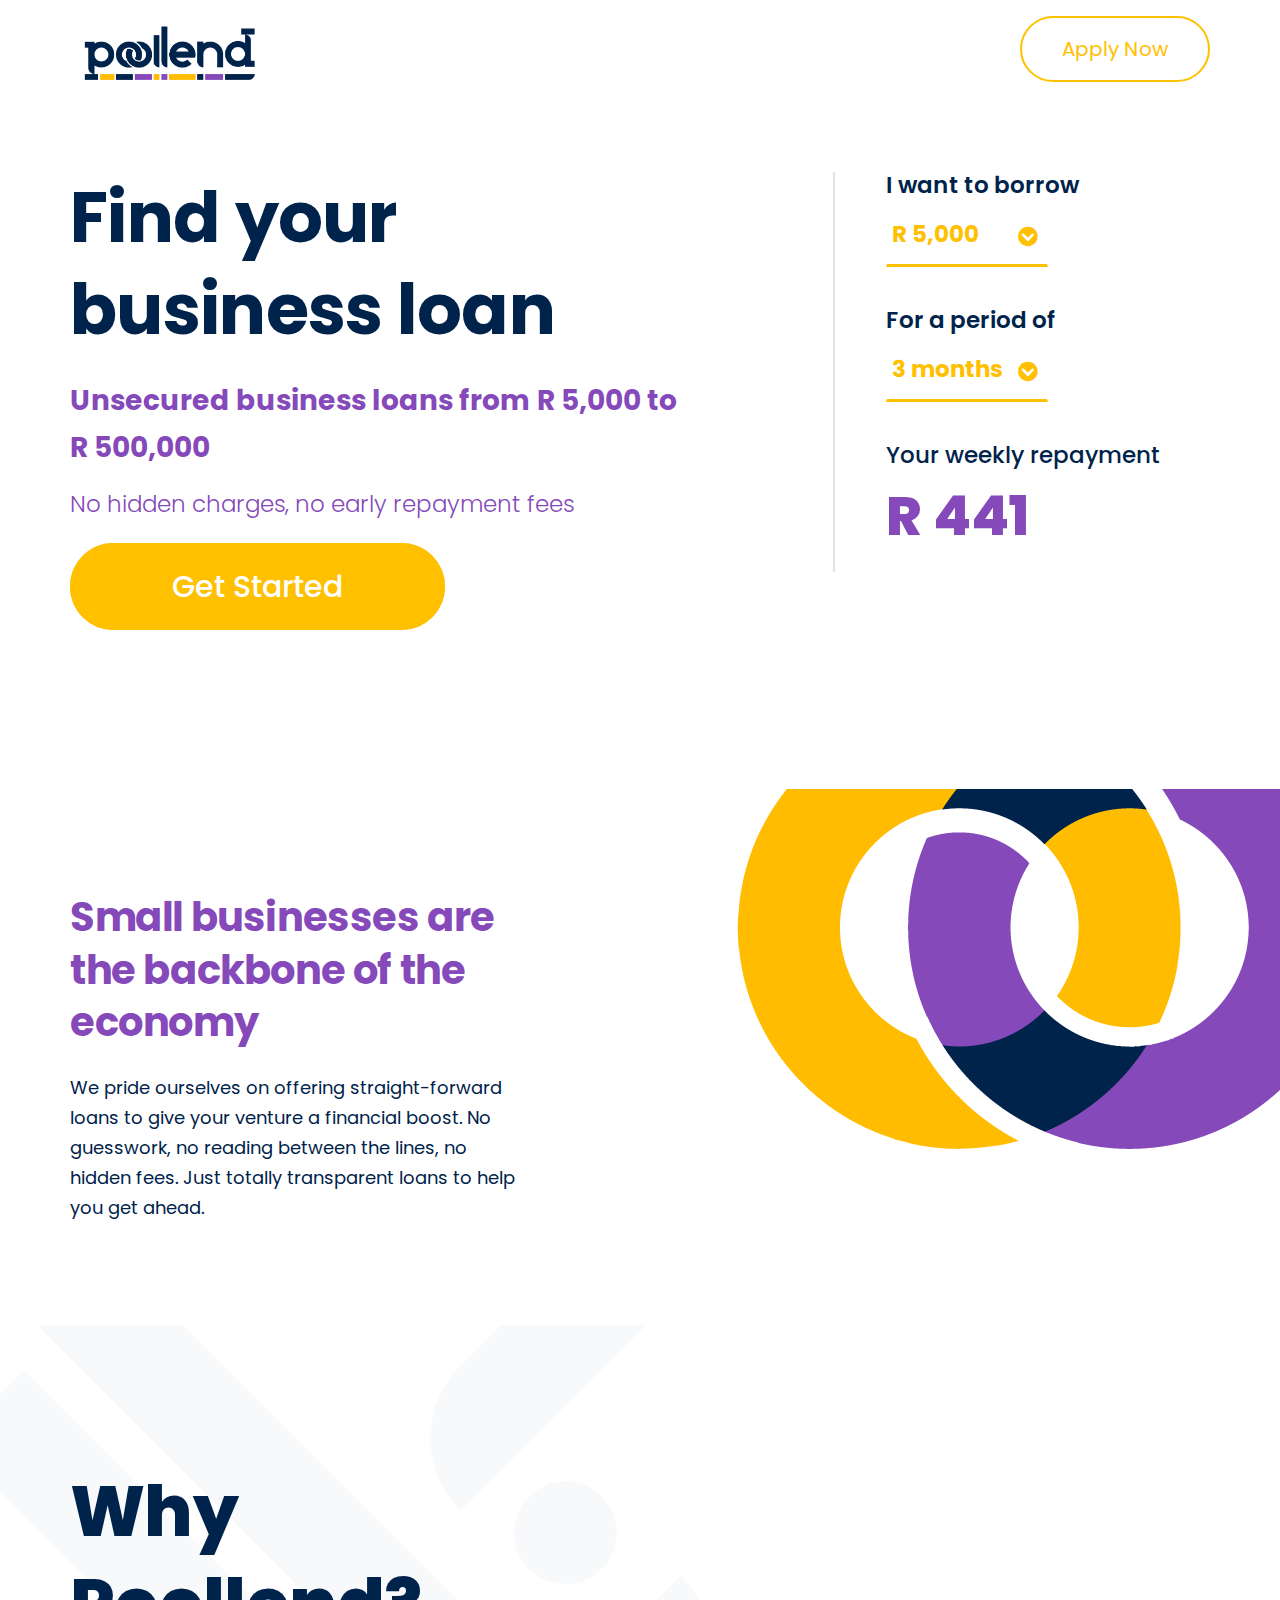
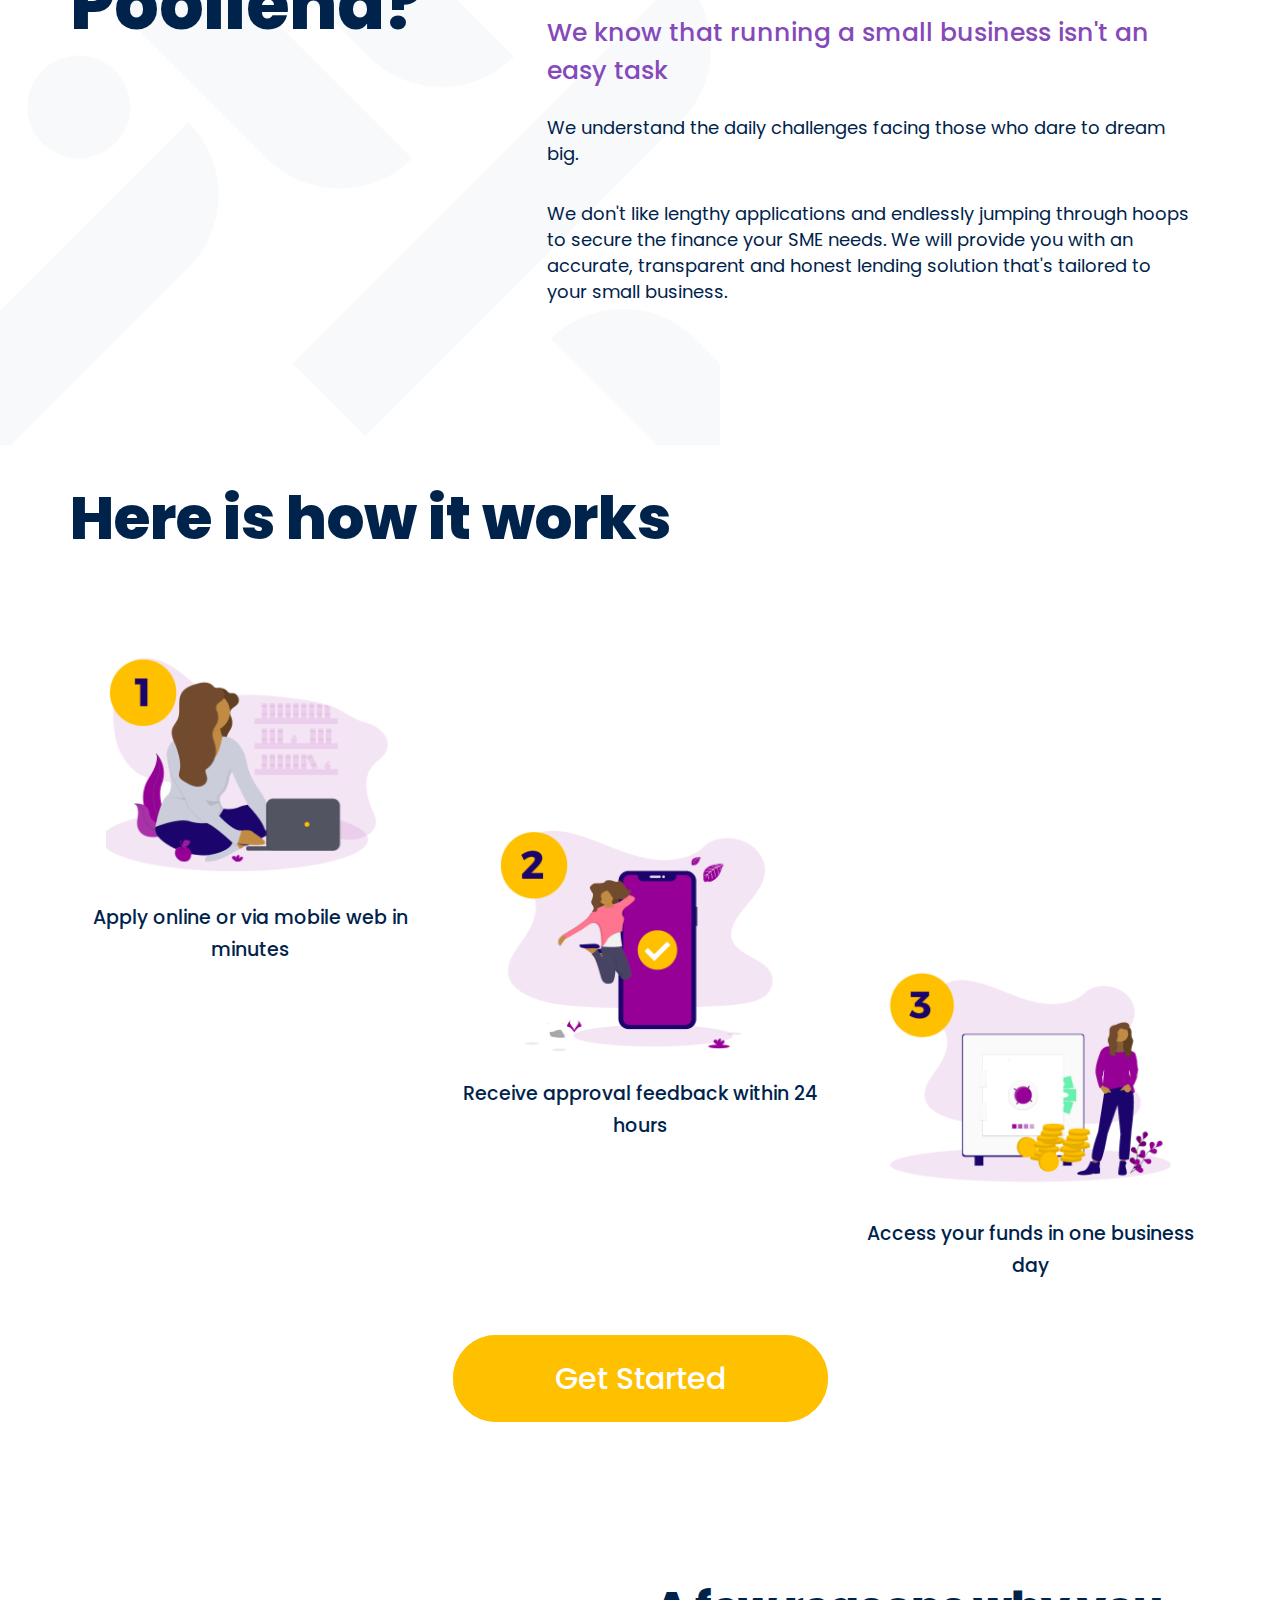
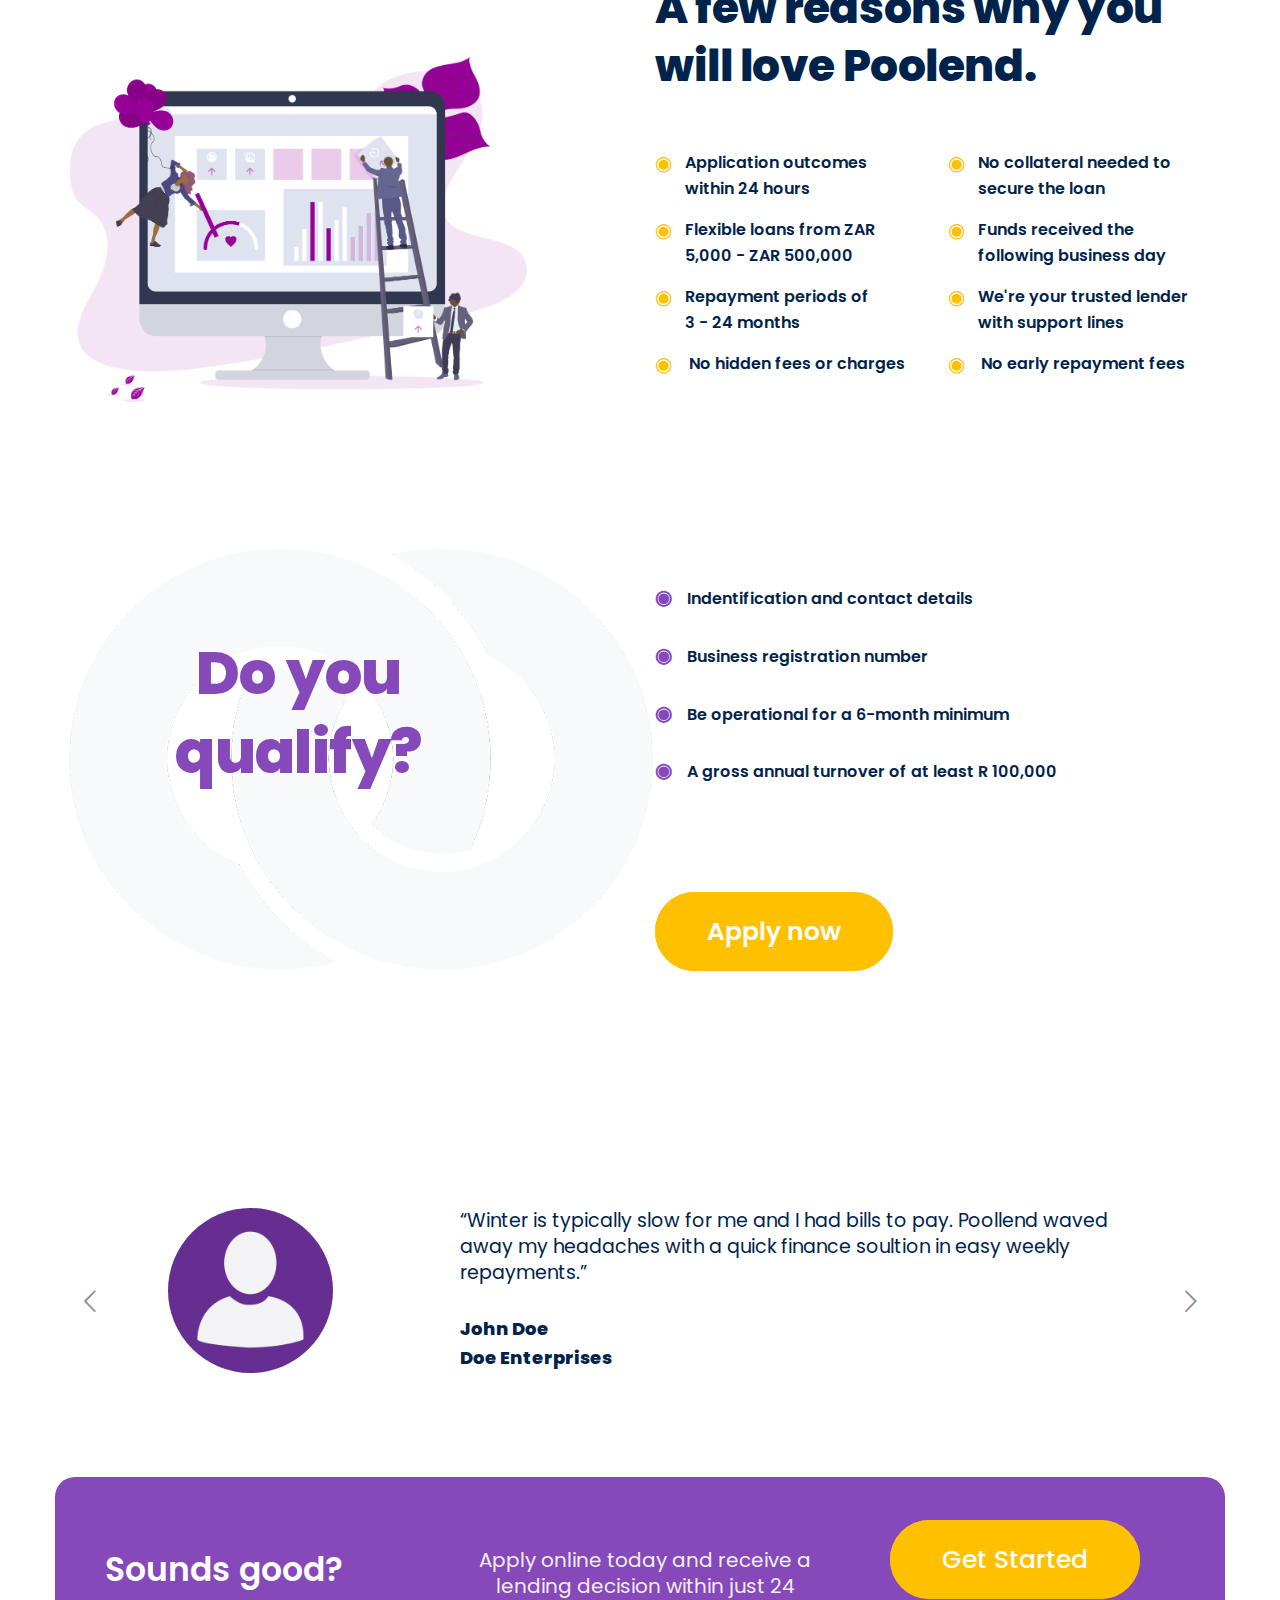
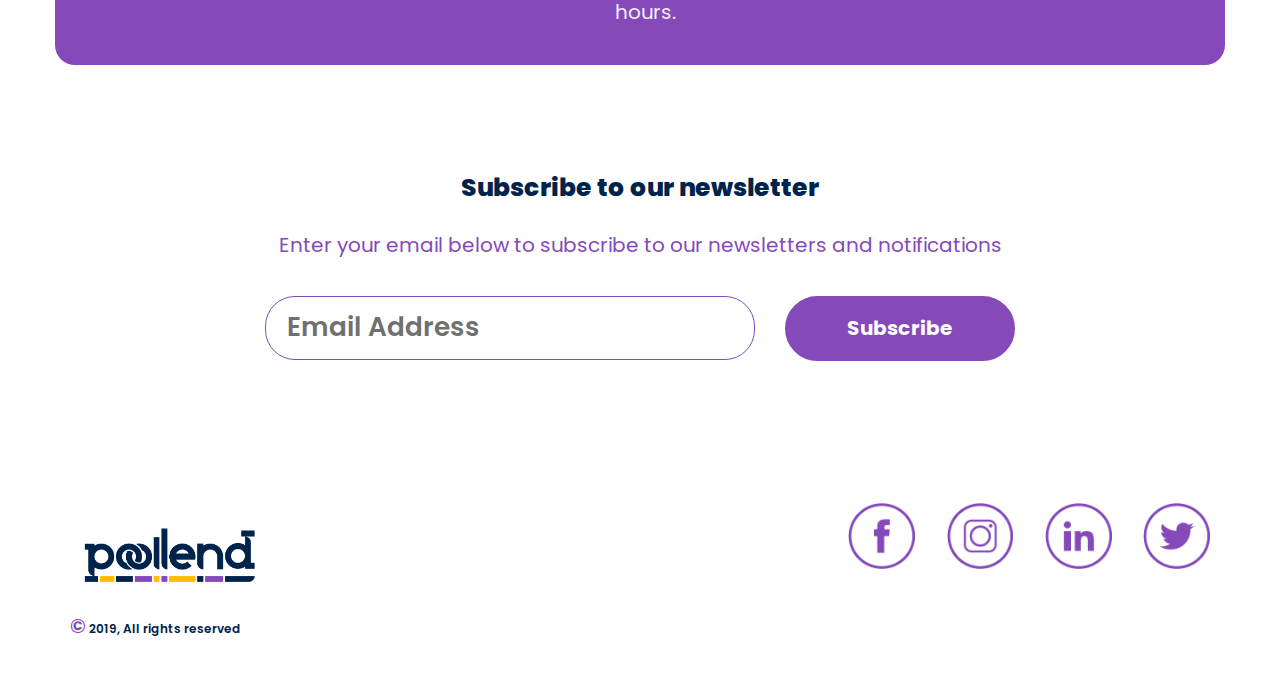
<file: index.html>
<!doctype html>
<html lang="en">
    <head>
        <meta charset="utf-8">
        <title></title>
        <meta name="viewport" content="width=device-width, initial-scale=1.0">
        <link href="css/stack-interface.css" rel="stylesheet" type="text/css" media="all">
        <link href="css/socicon.css" rel="stylesheet" type="text/css" media="all" />
        <link href="css/bootstrap.css" rel="stylesheet" type="text/css" media="all" />
        <link href="css/flickity.css" rel="stylesheet" type="text/css" media="all" />
        <link href="css/stack-interface.css" rel="stylesheet" type="text/css" media="all" />
        <link href="css/theme.css" rel="stylesheet" type="text/css" media="all" />
        <link href="css/fontawesome/css/all.css" rel="stylesheet" type="text/css" media="all" />
        <link href="css/custom.css" rel="stylesheet" type="text/css" media="all" />
        <link href="https://fonts.googleapis.com/css?family=Poppins:100i,200,200i,300,300i,400,400i,500,500i,600,600i,700,700i,800,800i,900,900i&display=swap" rel="stylesheet">

    </head>
    <body data-smooth-scroll-offset="77">
        <div class="nav-container">
            <div>
                <div class="bar bar--sm visible-xs">
                    <div class="container">
                        <div class="row">
                            <div class="col-xs-7 col-sm-7">
                                <a href="index.html"> <img class="logo logo-dark" alt="logo" src="img/assets/poollend-logo.png"> <img class="logo logo-light" alt="logo" src="img/assets/poollend-logo.png"> </a>
                            </div>
                            <div class="col-xs-5 col-sm-5">
                            <div class="bar__module">
                                    <a class="btn-prmry-2" href="#purchase-template"> <span class="btn__text">
                                    Apply Now
                                </span> </a>
                            </div>
                            </div>
                        </div>
                    </div>
                </div>
                <nav id="menu1" class="bar bar-1 hidden-xs">
                    <div class="container">
                        <div class="row">
                            <div class="col-xs-7 col-md-1 hidden-xs">
                                <div class="bar__module">
                                    <a href="index.html"> <img class="logo logo-dark" alt="logo" src="img/assets/poollend-logo.png"> <img class="logo logo-light" alt="logo" src="img/assets/poollend-logo.png"> </a>
                                </div>
                            </div>
                            <div class="col-xs-5 col-md-11 text-right text-left-xs text-left-sm">
                                <div class="bar__module">
                                    <a class="btn-prmry-2" href="#purchase-template"> <span class="btn__text">
                                    Apply Now
                                </span> </a>
                                </div>
                            </div>
                        </div>
                    </div>
                </nav>
            </div>
        </div>
        <div class="main-container">
            <section class="cover mt-cstm switchable text-center-xs bg_img_2">
                <div class="container">
                    <img alt="Image" class="xs-bg-img" src="img/assets/hero.png">
                    <div class="row">

                        <div class="col-sm-12 col-md-7">
                            
                                <h1 class="sec-color fnt-w8-700 fnt-sze-70 header mb_cstm_20"> Find your business loan </h1>
                                <p class="lead prmry-color fnt-w8-700 fnt-sze-28 header_2 mb_cstm_20"> Unsecured business loans from R 5,000 to<br class="hidden-xs hidden-sm"> R 500,000 </p>
                            
                                <p class="text-left prmry-color fnt-w8-300 fnt-sze-23 xs_fnt_20 mb_cstm_5"> No hidden charges, no early repayment fees </p>

                                <br class="hidden-xs"><br class="hidden-xs">
                                <left>
                                    <a class="btn-prmry-3 hidden-xs hidden-sm" href="#customise-template"> 
                                        <span class="btn__text">Get Started</span> 
                                    </a>
                                </left>
                        
                        </div>

                        <div class="col-xs-12 col-sm-12 col-md-1 hidden-xs hidden-sm cstm-header_separator">
                        </div>

                        <center class="sm_override hidden-xs hidden-sm">
                        
                                <div class="col-xs-6 col-sm-12 col-md-4">
                                    <div class="cstm_sec_1_styl">

                                    <p class="sec-color fnt-w8-600 fnt-sze-23 mb_cstm_5 xs_styling_calc">I want to borrow</p>

                                    <div class="mb_cstm_40 cstm-width-selectors">
                                        <select onclick="myFunction()" id="amount_selected" name="loan_amount">
                                            <option value="5000">R 5,000</option>
                                            <option value="10000">R 10,000</option>
                                            <option value="15000">R 15,000</option>
                                            <option value="20000">R 20,000</option>
                                            <option value="25000">R 25,000</option>
                                            <option value="30000">R 30,000</option>
                                            <option value="40000">R 40,000</option>
                                            <option value="50000">R 50,000</option>
                                            <option value="60000">R 60,000</option>
                                            <option value="70000">R 70,000</option>
                                            <option value="80000">R 80,000</option>
                                            <option value="90000">R 90,000</option>
                                            <option value="100000">R 100,000</option>
                                        </select>
                                        <i class="fas fa-chevron-circle-down tetiary-color"></i>
                                    </div>

                                    <div>
                                        <p class="sec-color fnt-w8-600 fnt-sze-23 mb_cstm_5 xs_styling_calc">For a period of</p>
                                    </div>

                                    <div class="mb_cstm_40 cstm-width-selectors">
                                        <select onclick="myFunction()" id="time_period" name="months">
                                            <option value="3">3 months</option>
                                            <option value="6">6 months</option>
                                            <option value="9">9 months</option>
                                            <option value="12">12 months</option>
                                            <option value="15">15 months</option>
                                            <option value="18">18 months</option>
                                            <option value="21">21 months</option>
                                            <option value="24">24 months</option>
                                        </select>
                                        <i class="fas fa-chevron-circle-down tetiary-color"></i>
                                    </div>

                                    <div>
                                        <p class="sec-color fnt-w8-500 fnt-sze-23 mb_cstm_10">Your weekly repayment</p>
                                        <h2 class="prmry-color fnt-w8-800 fnt-sze-55"> R <span id="wkly_payments" class="prmry-color fnt-w8-800"></span></h2>
                                        <p style="display: none;" id="demo"></p>
                                        <p style="display: none;" id="demo2"></p>
                                    </div>
                                    </div>
                                </div>             
                        
                        </center>


                        <center class="sm_override hidden-md hidden-lg">
                        
                                <div class="col-xs-6 col-sm-6">
                                    <p class="sec-color fnt-w8-600 fnt-sze-20 mb_cstm_5 xs_styling_calc">I want to borrow</p>

                                    <div class="mb_cstm_40 cstm-width-selectors">
                                        <select onclick="myFunction2()" id="amount_selected2" name="loan_amount">
                                            <option value="5000">R 5,000</option>
                                            <option value="10000">R 10,000</option>
                                            <option value="15000">R 15,000</option>
                                            <option value="20000">R 20,000</option>
                                            <option value="25000">R 25,000</option>
                                            <option value="30000">R 30,000</option>
                                            <option value="40000">R 40,000</option>
                                            <option value="50000">R 50,000</option>
                                            <option value="60000">R 60,000</option>
                                            <option value="70000">R 70,000</option>
                                            <option value="80000">R 80,000</option>
                                            <option value="90000">R 90,000</option>
                                            <option value="100000">R 100,000</option>
                                        </select>
                                        <i class="fas fa-chevron-circle-down tetiary-color"></i>
                                    </div>
                                </div>

                                <div class="col-xs-6 col-sm-6">
                                    <div>
                                        <p class="sec-color fnt-w8-600 fnt-sze-20 mb_cstm_5 xs_styling_calc">For a period of</p>
                                    </div>

                                    <div class="mb_cstm_40 cstm-width-selectors">
                                        <select onclick="myFunction2()" id="time_period2" name="months">
                                            <option value="3">3 months</option>
                                            <option value="6">6 months</option>
                                            <option value="9">9 months</option>
                                            <option value="12">12 months</option>
                                            <option value="15">15 months</option>
                                            <option value="18">18 months</option>
                                            <option value="21">21 months</option>
                                            <option value="24">24 months</option>
                                        </select>
                                        <i class="fas fa-chevron-circle-down tetiary-color"></i>
                                    </div>
                                </div>

                                <div>
                                        <p class="sec-color fnt-w8-500 fnt-sze-20 mb_cstm_10">Your weekly repayment</p>
                                        <h2 class="prmry-color fnt-w8-800 fnt-sze-55"> R <span id="wkly_payments_2" class="prmry-color fnt-w8-800"></span></h2>
                                    </div>
                                </div>


                                    <a class="btn-prmry-1 hidden-md hidden-lg" href="#customise-template"> 
                                        <span class="btn__text">Get Started</span> 
                                    </a>
                                             
                        
                        </center>

                                
                            
                        <!-- <div class="col-sm-6 header_img_rspv"> <img alt="Image" src="img/assets/hero.png"> </div> -->
                    </div>
                    
                </div>
            </section>


           <!--  <section id="calculator" class="cover text-center mt--2">
                <div class="container">
                    <div class="row">
                        <div class="col-sm-8 col-sm-offset-2 col-md-6 col-md-offset-3">
                            <h1 class="fnt-w8-800 sec-color header_3">Transparent Pricing</h1>
                            <p class="lead sec-color fnt-sze-16 fnt-w8-600 header_3_helper"> Our pricing is fair and transparent. You can even use our calculator to find your estimated weekly loan repayments before you apply. </p>
                            <p class="lead sec-color fnt-w8-600 fnt-sze-23"> I want to borrow <span class="tetiary-color calc_fields">$25,000</span> <i class="fas fa-chevron-circle-down tetiary-color"></i> <br> on a <span class="tetiary-color calc_fields">12 month</span> <i class="fas fa-chevron-circle-down tetiary-color"></i> loan term. </p>
                            <p class="prmry-color fnt-w8-600">Your weekly repayments will be:</p>
                            <br>
                            <p class="fnt-sze-60 fnt-w8-800 sec-color">$536</p>
                         </div>
                    </div>
                </div>
            </section> -->

            <section class="cover unpad--bottom switchable text-center-xs bg_sec_2">

                <img class="img_xs_styln hidden-sm hidden-md hidden-lg" src="img/assets/motif2.png">

                <div class="container mt--3 mb--3 xs_cstm_mgn">
                    <div class="row">
                        <div class="col-sm-6 col-md-5">
                            <h1 class="fnt-w8-700 prmry-color fnt-sze-40 header_4">Small businesses are the backbone of the economy</h1>
                            <h4 class="sec-color fnt-w8-400 xs_left fnt-sze-18 cstm-lne-height"> We pride ourselves on offering straight-forward loans to give your venture a financial boost. No guesswork, no reading between the lines, no hidden fees. Just totally transparent loans to help you get ahead. </h4>
                        </div>
                        <div class="col-sm-5"> <!-- <img class="hidden-xs" src="img/assets/motif2.png"> --> </div>
                    </div>             
                </div>
            </section>

            <section class="cover height-80 bg_img_sec3">
                <div class="container pos-vertical-center">
                    <div class="row">
                        <div class="col-xs-12 col-sm-12 col-md-4"> 
                            <h1 class="fnt-w8-800 fnt-sze-70 sec-color header_5">Why Poollend?</h1>
                        </div>
                        <div class="col-xs-12 col-sm-12 col-md-8">
                            <div class="container">
                                <div class="ml-cstm cstm_mg-tp_10em">
                                    <span class="h3">
                                        <span class="prmry-color fnt-w8-500">We know that running a small business isn't an easy task</span>
                                    </span>
                                    <p class="sec-color fnt-w8-400 fnt-sze-18">We understand the daily challenges facing those who dare to dream big.</p>
                                    <p class="sec-color fnt-w8-400 fnt-sze-18">We don't like lengthy applications and endlessly jumping through hoops to secure the finance your SME needs. We will provide you with an accurate, transparent and honest lending solution that's tailored to your small business. </p>
                                </div>
                            </div>
                        </div>
                    </div>
                </div>
            </section>

            <section class="text-center">
                <div class="container cstm_mg-tp">
                    <h3 class="text-left fnt-sze-60 sec-color fnt-w8-800 xs_fnt_sze">Here is how it works</h3>
                    <div class="row">
                        <div class="col-sm-4 cstm_mg-tp">
                            <div class="feature feature-1"> <img alt="step 1" class="ctsm-width" src="img/assets/steps1.png">
                                <div class="feature__body">
                                    <p class="lead sec-color fnt-w8-500">Apply online or via mobile web in minutes</p>
                                </div>
                            </div>
                        </div>
                        <div class="col-sm-4 cstm_mg-tp_14em">
                            <div class="feature feature-1"> <img alt="Step 2" class="ctsm-width" src="img/assets/steps2.png">
                                <div class="feature__body">
                                    <p class="lead sec-color fnt-w8-500"> Receive approval feedback within 24 hours </p>
                                </div>
                            </div>
                        </div>
                        <div class="col-sm-4 cstm_mg-tp_24em">
                            <div class="feature feature-1"> <img alt="Step 3" class="ctsm-width" src="img/assets/steps3.png">
                                <div class="feature__body">
                                    <p class="lead sec-color fnt-w8-500"> Access your funds in one business day </p>
                                </div>
                            </div>
                        </div>
                    </div>
                    <br>
                    <br>
                    <a class="btn-prmry-3" href="#customise-template"> 
                                <span class="btn__text">Get Started</span> 
                    </a>
                </div>
            </section>

            <section class="cover unpad--bottom switchable text-center-xs mt--3">
                <div class="container">
                    <img class="mt--3 xs-bg-img" alt="Image" src="img/assets/features.png">
                    <div class="row">
                        <div class="col-sm-5 header_img_rspv"> <img class="mt--3" alt="Image" src="img/assets/features.png"> </div>
                        <div class="col-sm-6 col-md-6">
                            <h1 class="fnt-w8-800 sec-color header_7_xs"> A few reasons why you will love Poolend. </h1>
                            <!-- <h3 class="fnt-w8-600 sec-color"> Your dependable loan financing partner. </h3> -->
                            <div class="row cstm_mg-tp"> 
                                <div class="col-sm-6">
                                    <div class="row cstm_mg-tp">
                                        <div class="col-xs-1 col-sm-1 col-md-1">
                                            <span class="tetiary-color fnt-sze-20">&#9673;</span>
                                        </div>
                                        <div class="col-xs-11 col-sm-10 col-md-10">
                                            <p class="fnt-sze-16 sec-color fnt-w8-600 pd_btm-10 xs_left">
                                                Application outcomes within <br class="xs_hidden_cstm"> 24 hours
                                            </p>
                                        </div>
                                        <div class="col-xs-1 col-sm-1 col-md-1">
                                            <span class="tetiary-color fnt-sze-20">&#9673;</span>
                                        </div>
                                        <div class="col-xs-11 col-sm-10 col-md-10">
                                            <p class="fnt-sze-16 sec-color fnt-w8-600 pd_btm-10 xs_left">Flexible loans from ZAR 5,000 - ZAR 500,000</p>
                                        </div>
                                    
                                        <div class="col-xs-1 col-sm-1 col-md-1">
                                            <span class="tetiary-color fnt-sze-20">&#9673;</span>
                                        </div>
                                        <div class="col-xs-11 col-sm-10 col-md-10">
                                            <p class="fnt-sze-16 sec-color fnt-w8-600 pd_btm-10 xs_left">Repayment periods of <br> 3 - 24 months</p>
                                        </div>
                                        <div class="col-xs-1 col-sm-1 col-md-1">
                                            <span class="tetiary-color fnt-sze-20">&#9673;</span>
                                        </div>
                                        <div class="col-xs-11 col-sm-10 col-md-10 no-pad-cstm">
                                            <p class="fnt-sze-16 sec-color fnt-w8-600 pd_btm-10 xs_left">No hidden fees or charges</p>
                                        </div>
                                    </div>
                                </div>
                                <div class="col-sm-6">
                                    <div class="row cstm_mg-tp">
                                        <div class="col-xs-1 col-sm-1 col-md-1">
                                            <span class="tetiary-color fnt-sze-20">&#9673;</span>
                                        </div>
                                        <div class="col-xs-11 col-sm-10 col-md-10">
                                            <p class="fnt-sze-16 sec-color fnt-w8-600 pd_btm-10 xs_left">
                                                No collateral needed to secure the loan
                                            </p>
                                        </div>
                                        <div class="col-xs-1 col-sm-1 col-md-1">
                                            <span class="tetiary-color fnt-sze-20">&#9673;</span>
                                        </div>
                                        <div class="col-xs-11 col-sm-10 col-md-10">
                                            <p class="fnt-sze-16 sec-color fnt-w8-600 pd_btm-10 xs_left">Funds received the following business day</p>
                                        </div>
                                    
                                        <div class="col-xs-1 col-sm-1 col-md-1">
                                            <span class="tetiary-color fnt-sze-20">&#9673;</span>
                                        </div>
                                        <div class="col-xs-11 col-sm-10 col-md-10">
                                            <p class="fnt-sze-16 sec-color fnt-w8-600 pd_btm-10 xs_left">We're your trusted lender with support lines</p>
                                        </div>
                                        <div class="col-xs-1 col-sm-1 col-md-1">
                                            <span class="tetiary-color fnt-sze-20">&#9673;</span>
                                        </div>
                                        <div class="col-xs-11 col-sm-10 col-md-10 no-pad-cstm">
                                            <p class="fnt-sze-16 sec-color fnt-w8-600 pd_btm-10 xs_left">No early repayment fees</p>
                                        </div>
                                    </div>
                                </div>
                            </div>
                        </div>             
                    </div>
                </div>
            </section>

            <section class="cover unpad--bottom switchable text-center-xs mt--3 bg_img">
                <div class="container xs_mgn_btm">
                    <div class="row mb--3">
                        <div class="col-sm-5"> <h1 style="margin-top: 50px;" class="fnt-w8-800 prmry-color text-center fnt-sze-60 xs_left header_8_xs">Do you qualify?</h1> </div>
                        <div class="col-sm-6 col-md-6">
                            <p class="fnt-sze-16 sec-color fnt-w8-600 xs_left"><span class="fnt-sze-20 cstm-pdng-right prmry-color">&#9673;  </span>Indentification and contact details</p>
                            <p class="fnt-sze-16 sec-color fnt-w8-600 xs_left"><span class="fnt-sze-20 cstm-pdng-right prmry-color">&#9673;  </span>Business registration number</p>
                            <p class="fnt-sze-16 sec-color fnt-w8-600 xs_left"><span class="fnt-sze-20 cstm-pdng-right prmry-color">&#9673;  </span>Be operational for a 6-month minimum</p>
                            <p class="fnt-sze-16 sec-color fnt-w8-600 xs_left"><span class="fnt-sze-20 cstm-pdng-right prmry-color">&#9673;  </span>A gross annual turnover of at least R 100,000</p>

                            <br><br><br><br>

                            <a class="btn-prmry-2_inverse" href="#purchase-template"> <span class="btn__text">Apply now</span> </a>
                        </div>

                        
                    </div> 
                </div>
            </section>


            <section class="mt--3">
                <div class="container">
                    <div class="row">
                        <div class="col-sm-12">
                            <div class="slider slider--inline-arrows" data-arrows="true">
                                <ul class="slides">
                                    <li>
                                        <div class="row">
                                            <div class="testimonial">
                                                <div class="col-md-2 col-md-offset-1 col-sm-4 col-xs-6 text-center"> <img class="testimonial__image img_radius_cstm" alt="Image" src="img/assets/avatar.jpg"> </div>
                                                <div class="col-md-7 col-md-offset-1 col-sm-8 col-xs-12"> <span class="h4 sec-color fnt-w8-400">“Winter is typically slow for me and I had bills to pay. Poollend waved away my headaches with a quick finance soultion in easy weekly repayments.”</span>
                                                    <h5 class="sec-color fnt-w8-800 fnt-sze-18">John Doe</h5> <span class="sec-color fnt-w8-800 fnt-sze-18">Doe Enterprises</span> 
                                                </div>
                                            </div>
                                        </div>
                                    </li>
                                    <li>
                                        <div class="row">
                                            <div class="testimonial">
                                                <div class="col-md-2 col-md-offset-1 col-sm-4 col-xs-6 text-center"> <img class="testimonial__image img_radius_cstm" alt="Image" src="img/assets/avatar.jpg"> </div>
                                                <div class="col-md-7 col-md-offset-1 col-sm-8 col-xs-12"> <span class="h4 sec-color fnt-w8-400">“We detected some diseases on the farm and had to react quickly. Poollend was there to help with a fair credit and great support. As the farm expands, I'll definetly be back for more.”</span>
                                                    <h5 class="sec-color fnt-w8-800 fnt-sze-18">Jane Doe</h5> <span class="sec-color fnt-w8-800 fnt-sze-18">Jane Enterprises</span> 
                                                </div>
                                            </div>
                                        </div>
                                    </li>
                                </ul>
                            </div>
                        </div>
                        <div class="col-sm-12 mt--3 bg-clr_2 brdr-radius cstm_padding xs_mgn_cta">
                            <div class="row">
                                <div class="col-xs-12 col-sm-4 col-md-4 col-lg-4">
                                    <h2 class="clr-whte fnt-w8-600 xs_center xs_fnt_30">Sounds good?</h2>
                                </div>
                                <div class="col-xs-12 col-sm-4 col-md-4 col-lg-4 xs_mg_1">
                                    <p class="text-center fnt-sze-20 clr-whte">Apply online today and receive a lending decision within just 24 hours.</p>
                                </div>
                                <div class="col-xs-12 col-sm-4 col-md-4 col-lg-4">
                                    <center>
                                        <a class="btn-prmry-1" href="#customise-template"> 
                                            <span class="btn__text">Get Started</span> 
                                        </a>
                                    </center>
                                </div>
                            </div>
                            
                        </div>
                    </div>
                </div>
            </section>

            <section class="text-center">
                <div class="container">
                    <h3 class="text-center sec-color fnt-w8-800 xs_fnt_sze">Subscribe to our newsletter</h3>
                    <p class="prmry-color fnt-sze-20 fnt-w8-400">Enter your email below to subscribe to our newsletters and notifications</p>
                    <div class="row">
                        <div class="col-sm-10 col-md-8">
                            <div class="row">
                                <form>
                                    <div class="col-sm-8"> <input type="email" class="input_cstm_styl" name="email" placeholder="Email Address"> </div>
                                    <div class="col-sm-4"> <button type="submit" class="cstm_cta_btn">Subscribe</button> </div>
                                </form> 
                            </div>
                        </div>
                    </div>
                </div>
            </section>

            <footer class="footer-3 text-center-xs space--xs">
                <div class="container">
                    <div class="row">
                        <div class="col-sm-6"> <img alt="Image" class="logo" src="img/assets/poollend-logo.png">
                            <p class="type--fine-print sec-color fnt-w8-600"><span class="prmry-color fnt-sze-20 fnt-w8-600">©</span> 2019, All rights reserved </p>
                        </div>
                        <div class="col-sm-6 text-right text-center-xs">
                            <a style="margin-right: 5%;" href="#"><img class="ctsm-width-12" src="img/assets/facebook.png"></a>
                            <a style="margin-right: 5%;" href="#"><img class="ctsm-width-12" src="img/assets/instagram.png"></a>
                            <a style="margin-right: 5%;" href="#"><img class="ctsm-width-12" src="img/assets/linkedin.png"></a>
                            <a href="#"><img class="ctsm-width-12" src="img/assets/twitter.png"></a>
                            <!-- <ul class="social-list list-inline list--hover">
                                <li class="ctsm-width-40"><a href="#"><img src="img/assets/facebook.png"></a></li>
                                <li><a href="#"><img class="ctsm-width-40" src="img/assets/instagram.png"></a></li>
                                <li><a href="#"><img class="ctsm-width-40" src="img/assets/linkedin.png"></a></li>
                                <li><a href="#"><img class="ctsm-width-40" src="img/assets/twitter.png"></a></li>
                            </ul> -->
                        </div>
                    </div>
                    <!-- <div class="row">
                        <div class="col-sm-6">
                            <p class="type--fine-print sec-color fnt-w8-600"><span class="prmry-color fnt-sze-20 fnt-w8-600">©</span> 2019, All rights reserved </p>
                        </div>
                        
                    </div> -->
                </div>
            </footer>
        </div>
            
        <script type="text/javascript">



            var x = document.getElementById("amount_selected").value;
            document.getElementById("demo").innerHTML = x;

            var y = document.getElementById("time_period").value;
            document.getElementById("demo2").innerHTML = y;

            function myFunction() {
              var x = document.getElementById("amount_selected").value;
              document.getElementById("demo").innerHTML = x;

              var y = document.getElementById("time_period").value;
              document.getElementById("demo2").innerHTML = y;

                var annual_interest = 23;
                var amount_chosen   = x;
                var timelimit       = y;
            

                if (timelimit >= 3 && amount_chosen >= 5000) {
                    user_total_interest = (timelimit * 23)/12;
                    total_amount_accrued = ((user_total_interest + 100) * amount_chosen)/100;

                    timelimit_in_wks = timelimit * 4;

                    wkly_payments = Math.round(total_amount_accrued/timelimit_in_wks);

                    document.getElementById("wkly_payments").innerHTML = wkly_payments;
                    document.getElementById("wkly_payments_2").innerHTML = wkly_payments;

                    console.log(wkly_payments);

                } else {
                    console.log("Please check your values");
                }

            }

            function myFunction2() {
              var x = document.getElementById("amount_selected2").value;
              document.getElementById("demo").innerHTML = x;

              var y = document.getElementById("time_period2").value;
              document.getElementById("demo2").innerHTML = y;

                var annual_interest = 23;
                var amount_chosen   = x;
                var timelimit       = y;
            

                if (timelimit >= 3 && amount_chosen >= 5000) {
                    user_total_interest = (timelimit * 23)/12;
                    total_amount_accrued = ((user_total_interest + 100) * amount_chosen)/100;

                    timelimit_in_wks = timelimit * 4;

                    wkly_payments = Math.round(total_amount_accrued/timelimit_in_wks);

                    document.getElementById("wkly_payments").innerHTML = (wkly_payments);
                    document.getElementById("wkly_payments_2").innerHTML = wkly_payments;

                    

                } else {
                    console.log("Please check your values");
                }

            }

            var annual_interest = 23;
                var amount_chosen   = x;
                var timelimit       = y;
            

                if (timelimit >= 3 && amount_chosen >= 5000) {
                    user_total_interest = (timelimit * 23)/12;
                    total_amount_accrued = ((user_total_interest + 100) * amount_chosen)/100;

                    timelimit_in_wks = timelimit * 4;

                    wkly_payments = Math.round(total_amount_accrued/timelimit_in_wks);

                    document.getElementById("wkly_payments").innerHTML = wkly_payments;
                    document.getElementById("wkly_payments_2").innerHTML = wkly_payments;

                    

                } else {
                    console.log("Please check your values");
                }

        </script>




        <script src="js/jquery-3.1.1.min.js"></script>
        <script src="js/flickity.min.js"></script>
        <script src="js/parallax.js"></script>
        <script src="js/smooth-scroll.min.js"></script>
        <script src="js/scripts.js"></script>

    </body>

</html>
</file>
<file: css/stack-interface.css>
@font-face {
  font-family: 'stack-interface';
  src: url('../fonts/stack-interface.eot?33839631');
  src: url('../fonts/stack-interface.eot?33839631#iefix') format('embedded-opentype'),
       url('../fonts/stack-interface.woff2?33839631') format('woff2'),
       url('../fonts/stack-interface.woff?33839631') format('woff'),
       url('../fonts/stack-interface.ttf?33839631') format('truetype'),
       url('../fonts/stack-interface.svg?33839631#stack-interface') format('svg');
  font-weight: normal;
  font-style: normal;
}
/* Chrome hack: SVG is rendered more smooth in Windozze. 100% magic, uncomment if you need it. */
/* Note, that will break hinting! In other OS-es font will be not as sharp as it could be */
/*
@media screen and (-webkit-min-device-pixel-ratio:0) {
  @font-face {
    font-family: 'stack-interface';
    src: url('../font/stack-interface.svg?34857618#stack-interface') format('svg');
  }
}
*/
 
 [class^="stack-"]:before, [class*=" stack-"]:before {
  font-family: "stack-interface";
  font-style: normal;
  font-weight: normal;
  speak: none;
 
  display: inline-block;
  text-decoration: inherit;
  width: 1em;
  margin-right: .2em;
  text-align: center;
  /* opacity: .8; */
 
  /* For safety - reset parent styles, that can break glyph codes*/
  font-variant: normal;
  text-transform: none;
 
  /* fix buttons height, for twitter bootstrap */
  line-height: 1em;
 
  /* Animation center compensation - margins should be symmetric */
  /* remove if not needed */
  margin-left: .2em;
 
  /* you can be more comfortable with increased icons size */
  /* font-size: 120%; */
 
  /* Font smoothing. That was taken from TWBS */
  -webkit-font-smoothing: antialiased;
  -moz-osx-font-smoothing: grayscale;
 
  /* Uncomment for 3D effect */
  /* text-shadow: 1px 1px 1px rgba(127, 127, 127, 0.3); */
}
 
.stack-down-open-big:before { content: '\e800'; } /* '' */
.stack-left-open-big:before { content: '\e801'; } /* '' */
.stack-right-open-big:before { content: '\e802'; } /* '' */
.stack-up-open-big:before { content: '\e803'; } /* '' */
.stack-basket:before { content: '\e804'; } /* '' */
.stack-search:before { content: '\e805'; } /* '' */
.stack-down-dir:before { content: '\e806'; } /* '' */
.stack-left-dir:before { content: '\e807'; } /* '' */
.stack-right-dir:before { content: '\e808'; } /* '' */
.stack-up-dir:before { content: '\e809'; } /* '' */
.stack-down-open:before { content: '\e80a'; } /* '' */
.stack-left-open:before { content: '\e80b'; } /* '' */
.stack-right-open:before { content: '\e80c'; } /* '' */
.stack-up-open:before { content: '\e80d'; } /* '' */
.stack-menu:before { content: '\e80e'; } /* '' */
.stack-users:before { content: '\e80f'; } /* '' */
.stack-publish:before { content: '\e810'; } /* '' */
.stack-trash:before { content: '\e811'; } /* '' */
.stack-bell:before { content: '\e812'; } /* '' */
.stack-cog:before { content: '\e813'; } /* '' */
.stack-plus-circled:before { content: '\e814'; } /* '' */
.stack-dot-3:before { content: '\e815'; } /* '' */
</file>
<file: css/socicon.css>
@font-face {
  font-family: 'Socicon';
  src:  url('../fonts/socicon.eot?a93r5t');
  src:  url('../fonts/socicon.eot?a93r5t#iefix') format('embedded-opentype'),
    url('../fonts/socicon.ttf?a93r5t') format('truetype'),
    url('../fonts/socicon.woff?a93r5t') format('woff'),
    url('../fonts/socicon.svg?a93r5t#Socicon') format('svg');
  font-weight: normal;
  font-style: normal;
}

[class^="socicon-"], [class*=" socicon-"] {
  /* use !important to prevent issues with browser extensions that change fonts */
  font-family: 'Socicon' !important;
  speak: none;
  font-style: normal;
  font-weight: normal;
  font-variant: normal;
  text-transform: none;
  line-height: 1;

  /* Better Font Rendering =========== */
  -webkit-font-smoothing: antialiased;
  -moz-osx-font-smoothing: grayscale;
}

.socicon-gamewisp:before {
  content: "\e905";
}
.socicon-bloglovin:before {
  content: "\e904";
}
.socicon-tunein:before {
  content: "\e903";
}
.socicon-gamejolt:before {
  content: "\e901";
}
.socicon-trello:before {
  content: "\e902";
}
.socicon-spreadshirt:before {
  content: "\e900";
}
.socicon-500px:before {
  content: "\e000";
}
.socicon-8tracks:before {
  content: "\e001";
}
.socicon-airbnb:before {
  content: "\e002";
}
.socicon-alliance:before {
  content: "\e003";
}
.socicon-amazon:before {
  content: "\e004";
}
.socicon-amplement:before {
  content: "\e005";
}
.socicon-android:before {
  content: "\e006";
}
.socicon-angellist:before {
  content: "\e007";
}
.socicon-apple:before {
  content: "\e008";
}
.socicon-appnet:before {
  content: "\e009";
}
.socicon-baidu:before {
  content: "\e00a";
}
.socicon-bandcamp:before {
  content: "\e00b";
}
.socicon-battlenet:before {
  content: "\e00c";
}
.socicon-beam:before {
  content: "\e00d";
}
.socicon-bebee:before {
  content: "\e00e";
}
.socicon-bebo:before {
  content: "\e00f";
}
.socicon-behance:before {
  content: "\e010";
}
.socicon-blizzard:before {
  content: "\e011";
}
.socicon-blogger:before {
  content: "\e012";
}
.socicon-buffer:before {
  content: "\e013";
}
.socicon-chrome:before {
  content: "\e014";
}
.socicon-coderwall:before {
  content: "\e015";
}
.socicon-curse:before {
  content: "\e016";
}
.socicon-dailymotion:before {
  content: "\e017";
}
.socicon-deezer:before {
  content: "\e018";
}
.socicon-delicious:before {
  content: "\e019";
}
.socicon-deviantart:before {
  content: "\e01a";
}
.socicon-diablo:before {
  content: "\e01b";
}
.socicon-digg:before {
  content: "\e01c";
}
.socicon-discord:before {
  content: "\e01d";
}
.socicon-disqus:before {
  content: "\e01e";
}
.socicon-douban:before {
  content: "\e01f";
}
.socicon-draugiem:before {
  content: "\e020";
}
.socicon-dribbble:before {
  content: "\e021";
}
.socicon-drupal:before {
  content: "\e022";
}
.socicon-ebay:before {
  content: "\e023";
}
.socicon-ello:before {
  content: "\e024";
}
.socicon-endomodo:before {
  content: "\e025";
}
.socicon-envato:before {
  content: "\e026";
}
.socicon-etsy:before {
  content: "\e027";
}
.socicon-facebook:before {
  content: "\e028";
}
.socicon-feedburner:before {
  content: "\e029";
}
.socicon-filmweb:before {
  content: "\e02a";
}
.socicon-firefox:before {
  content: "\e02b";
}
.socicon-flattr:before {
  content: "\e02c";
}
.socicon-flickr:before {
  content: "\e02d";
}
.socicon-formulr:before {
  content: "\e02e";
}
.socicon-forrst:before {
  content: "\e02f";
}
.socicon-foursquare:before {
  content: "\e030";
}
.socicon-friendfeed:before {
  content: "\e031";
}
.socicon-github:before {
  content: "\e032";
}
.socicon-goodreads:before {
  content: "\e033";
}
.socicon-google:before {
  content: "\e034";
}
.socicon-googlescholar:before {
  content: "\e035";
}
.socicon-googlegroups:before {
  content: "\e036";
}
.socicon-googlephotos:before {
  content: "\e037";
}
.socicon-googleplus:before {
  content: "\e038";
}
.socicon-grooveshark:before {
  content: "\e039";
}
.socicon-hackerrank:before {
  content: "\e03a";
}
.socicon-hearthstone:before {
  content: "\e03b";
}
.socicon-hellocoton:before {
  content: "\e03c";
}
.socicon-heroes:before {
  content: "\e03d";
}
.socicon-hitbox:before {
  content: "\e03e";
}
.socicon-horde:before {
  content: "\e03f";
}
.socicon-houzz:before {
  content: "\e040";
}
.socicon-icq:before {
  content: "\e041";
}
.socicon-identica:before {
  content: "\e042";
}
.socicon-imdb:before {
  content: "\e043";
}
.socicon-instagram:before {
  content: "\e044";
}
.socicon-issuu:before {
  content: "\e045";
}
.socicon-istock:before {
  content: "\e046";
}
.socicon-itunes:before {
  content: "\e047";
}
.socicon-keybase:before {
  content: "\e048";
}
.socicon-lanyrd:before {
  content: "\e049";
}
.socicon-lastfm:before {
  content: "\e04a";
}
.socicon-line:before {
  content: "\e04b";
}
.socicon-linkedin:before {
  content: "\e04c";
}
.socicon-livejournal:before {
  content: "\e04d";
}
.socicon-lyft:before {
  content: "\e04e";
}
.socicon-macos:before {
  content: "\e04f";
}
.socicon-mail:before {
  content: "\e050";
}
.socicon-medium:before {
  content: "\e051";
}
.socicon-meetup:before {
  content: "\e052";
}
.socicon-mixcloud:before {
  content: "\e053";
}
.socicon-modelmayhem:before {
  content: "\e054";
}
.socicon-mumble:before {
  content: "\e055";
}
.socicon-myspace:before {
  content: "\e056";
}
.socicon-newsvine:before {
  content: "\e057";
}
.socicon-nintendo:before {
  content: "\e058";
}
.socicon-npm:before {
  content: "\e059";
}
.socicon-odnoklassniki:before {
  content: "\e05a";
}
.socicon-openid:before {
  content: "\e05b";
}
.socicon-opera:before {
  content: "\e05c";
}
.socicon-outlook:before {
  content: "\e05d";
}
.socicon-overwatch:before {
  content: "\e05e";
}
.socicon-patreon:before {
  content: "\e05f";
}
.socicon-paypal:before {
  content: "\e060";
}
.socicon-periscope:before {
  content: "\e061";
}
.socicon-persona:before {
  content: "\e062";
}
.socicon-pinterest:before {
  content: "\e063";
}
.socicon-play:before {
  content: "\e064";
}
.socicon-player:before {
  content: "\e065";
}
.socicon-playstation:before {
  content: "\e066";
}
.socicon-pocket:before {
  content: "\e067";
}
.socicon-qq:before {
  content: "\e068";
}
.socicon-quora:before {
  content: "\e069";
}
.socicon-raidcall:before {
  content: "\e06a";
}
.socicon-ravelry:before {
  content: "\e06b";
}
.socicon-reddit:before {
  content: "\e06c";
}
.socicon-renren:before {
  content: "\e06d";
}
.socicon-researchgate:before {
  content: "\e06e";
}
.socicon-residentadvisor:before {
  content: "\e06f";
}
.socicon-reverbnation:before {
  content: "\e070";
}
.socicon-rss:before {
  content: "\e071";
}
.socicon-sharethis:before {
  content: "\e072";
}
.socicon-skype:before {
  content: "\e073";
}
.socicon-slideshare:before {
  content: "\e074";
}
.socicon-smugmug:before {
  content: "\e075";
}
.socicon-snapchat:before {
  content: "\e076";
}
.socicon-songkick:before {
  content: "\e077";
}
.socicon-soundcloud:before {
  content: "\e078";
}
.socicon-spotify:before {
  content: "\e079";
}
.socicon-stackexchange:before {
  content: "\e07a";
}
.socicon-stackoverflow:before {
  content: "\e07b";
}
.socicon-starcraft:before {
  content: "\e07c";
}
.socicon-stayfriends:before {
  content: "\e07d";
}
.socicon-steam:before {
  content: "\e07e";
}
.socicon-storehouse:before {
  content: "\e07f";
}
.socicon-strava:before {
  content: "\e080";
}
.socicon-streamjar:before {
  content: "\e081";
}
.socicon-stumbleupon:before {
  content: "\e082";
}
.socicon-swarm:before {
  content: "\e083";
}
.socicon-teamspeak:before {
  content: "\e084";
}
.socicon-teamviewer:before {
  content: "\e085";
}
.socicon-technorati:before {
  content: "\e086";
}
.socicon-telegram:before {
  content: "\e087";
}
.socicon-tripadvisor:before {
  content: "\e088";
}
.socicon-tripit:before {
  content: "\e089";
}
.socicon-triplej:before {
  content: "\e08a";
}
.socicon-tumblr:before {
  content: "\e08b";
}
.socicon-twitch:before {
  content: "\e08c";
}
.socicon-twitter:before {
  content: "\e08d";
}
.socicon-uber:before {
  content: "\e08e";
}
.socicon-ventrilo:before {
  content: "\e08f";
}
.socicon-viadeo:before {
  content: "\e090";
}
.socicon-viber:before {
  content: "\e091";
}
.socicon-viewbug:before {
  content: "\e092";
}
.socicon-vimeo:before {
  content: "\e093";
}
.socicon-vine:before {
  content: "\e094";
}
.socicon-vkontakte:before {
  content: "\e095";
}
.socicon-warcraft:before {
  content: "\e096";
}
.socicon-wechat:before {
  content: "\e097";
}
.socicon-weibo:before {
  content: "\e098";
}
.socicon-whatsapp:before {
  content: "\e099";
}
.socicon-wikipedia:before {
  content: "\e09a";
}
.socicon-windows:before {
  content: "\e09b";
}
.socicon-wordpress:before {
  content: "\e09c";
}
.socicon-wykop:before {
  content: "\e09d";
}
.socicon-xbox:before {
  content: "\e09e";
}
.socicon-xing:before {
  content: "\e09f";
}
.socicon-yahoo:before {
  content: "\e0a0";
}
.socicon-yammer:before {
  content: "\e0a1";
}
.socicon-yandex:before {
  content: "\e0a2";
}
.socicon-yelp:before {
  content: "\e0a3";
}
.socicon-younow:before {
  content: "\e0a4";
}
.socicon-youtube:before {
  content: "\e0a5";
}
.socicon-zapier:before {
  content: "\e0a6";
}
.socicon-zerply:before {
  content: "\e0a7";
}
.socicon-zomato:before {
  content: "\e0a8";
}
.socicon-zynga:before {
  content: "\e0a9";
}
</file>
<file: css/custom.css>
html {
  scroll-behavior: smooth;
}
.calc_fields {
  text-decoration: underline;               
}

::placeholder {
    font-weight: 600!important;
    color: #707070!important;
}

.sm_override {
  text-align: left;
}
.sm_override_hidden {
  display: none;
}

select:focus {
  border-top: 1px solid transparent;
  border-left: 1px solid transparent;
  border-right: 1px solid transparent;
  border-bottom: 3px solid #FFC000;

}

.bg_sec_2 {
  background-image: url(../img/assets/motif2.png);
  background-repeat: no-repeat;
  background-position: right;
}

.no-pad-cstm {
  padding: 0!important;
}

.cstm-width-selectors {
  width: 50%;
}

.cstm_sec_1_styl {
  margin-left: 10%;
}

select {
  font-size: 23px;
  font-weight: 700;
  color: #FFC000;
  -webkit-appearance: none;
  -moz-appearance: none;
  -o-appearance: none;
  appearance: none;
  background-color: transparent;
  /* no standardized syntax available, no ie-friendly solution available */
  border-top: 1px solid transparent;
  border-left: 1px solid transparent;
  border-right: 1px solid transparent;
  border-bottom: 3px solid #FFC000;
  border-radius: 0px;
  padding-left: 5px;
}

select + i.fas {
  float: right;
  margin-top: -40px;
  margin-right: 5px;
  font-size: 20px;
  /* this is so when you click on the chevron, your click actually goes on the dropdown menu */
  pointer-events: none;
  /* everything after this is just to cover up the original arrow */
  /* (for browsers that don't support the syntax used above) */
  background-color: #fff;
  padding-right: 5px;
  z-index: 100000;
}


.bar .logo {
  max-height: 7.857143em;
  top: -35px;
}

footer .logo {
  max-height: 7.857143em;
}
.mb_cstm_5 {
  margin-bottom: 5px!important;
}

.mb_cstm_0 {
  margin-bottom: 0px!important;
}
.mb_cstm_10 {
  margin-bottom: 10px!important;
}
.mb_cstm_20 {
  margin-bottom: 20px!important;
}
.mb_cstm_30 {
  margin-bottom: 30px!important;
}

.mb_cstm_40 {
  margin-bottom: 40px!important;
}

.mt-cstm {
  padding-top: 0em; 
}

.mrgin-btm-0 {
  margin-bottom: 0;
}

.xs_hidden_cstm {
  display: none;
}

.md_cstm_brder {
  border-right: 3px solid #E2E2E2;
  display: block;
}
.cstm-col-sze {
  width:50%;
  float: left;
}

.cstm-header_separator {
  border-right: 2px solid #E2E2E2;
  height: 400px;
}

.img_radius_cstm {
  border-radius: 50%;
}

.btn-prmry-1 {
  background-color: #FFC000;
  border: 2px solid #FFC000;
  padding: 20px 45px;
  border-radius: 45px;
  text-decoration: none;
  color: #fff;
  font-size: 30px;
  font-weight: 500;
}
.btn-prmry-1:hover {
  background-color: #fff;
  border: 2px solid #FFC000;
  padding: 20px 45px;
  border-radius: 45px;
  text-decoration: none;
  color: #FFC000;
  font-size: 30px;
}


.btn-prmry-2 {
  border: 2px solid #FFC000;
  padding: 17px 40px;
  font-size: 20px;
  font-weight: 400;
  border-radius: 40px;
  color: #FFC000;

}
.btn-prmry-2:hover {
  background-color: #FFC000;
  border: 2px solid #FFC000;
  padding: 17px 40px;
  border-radius: 40px;
  text-decoration: none;
  color: #fff;
}

.btn-prmry-2_inverse {
  border: 2px solid #FFC000;
  padding: 20px 50px;
  font-size: 25px!important;
  font-weight: 600;
  border-radius: 50px;
  color: #FFF;
  background-color: #FFC000;

}
.btn-prmry-2_inverse:hover {
  background-color: #FFF;
  border: 2px solid #FFC000;
  padding: 20px 50px;
  border-radius: 40px;
  text-decoration: none;
  color: #FFC000;
}

.btn-prmry-3 {
  background-color: #FFC000;
  border: 2px solid #FFC000;
  padding: 20px 100px!important;
  border-radius: 45px;
  text-decoration: none;
  color: #fff;
  font-size: 30px;
  font-weight: 500;
}
.btn-prmry-3:hover {
  background-color: #fff;
  border: 2px solid #FFC000;
  padding: 20px 100px!important;
  border-radius: 45px;
  text-decoration: none;
  color: #FFC000;
  font-size: 30px;
}

.bg_img_sec3 {
  background-image: url(../img/assets/motif.png);
  background-repeat: no-repeat;
  background-size: contain;
}

.img_xs_styln {
  position: absolute; 
  opacity: 0.1; 
  left: 0;
  }

.bar__module {
  margin-top: 10px;
}
.prmry-color {
  color: #8549BA;
}
.sec-color {
  color: #00234B;
}
.tetiary-color {
  color: #FFC000;
}

.fnt-w8-300 {
  font-weight: 300;
}

.fnt-w8-500 {
  font-weight: 500;
}
.fnt-w8-600 {
  font-weight: 600;
}
.fnt-w8-700 {
  font-weight: 700;
}
.fnt-w8-800 {
  font-weight: 800;
}
.fnt-sze-23 {
  font-size: 23px;
}
.fnt-sze-28 {
  font-size: 28px;
}
.fnt-sze-30 {
  font-size: 30px;
}
.fnt-sze-40 {
  font-size: 40px;
}
.fnt-sze-50 {
  font-size: 50px;
}
.fnt-sze-55 {
  font-size: 55px;
}
.fnt-sze-60 {
  font-size: 60px;
}
.fnt-sze-62 {
  font-size: 62px;
}
.fnt-sze-70 {
  font-size: 70px;
}

.fnt-sze-23 {
  font-size: 23px;
}
.fnt-sze-16 {
  font-size: 16px;
}
.fnt-sze-18 {
  font-size: 18px;
}
.fnt-sze-19 {
  font-size: 19px;
}
.fnt-sze-20 {
  font-size: 20px;
}
.ctsm-width {
  max-width: 80%;
}
.bg-clr_1 {
  background-color: #F8F9FD;
}
.bg-clr_2 {
  background-color: #8549BA;
}
.brdr-radius {
  border-radius: 20px;
}
.ml-cstm {
  margin-left: 10%;
}
.ml-cstm_2 {
  margin-left: 2%;
}
.cstm_padding {
  padding: 70px 40px 40px 50px;
}
.clr-whte {
  color: #fff;
}
.ctsm-width-12 {
  width: 12%;
}

.cstm-pdng-right {
  padding-right: 10px;
}

.pd_btm-10 {
  padding-bottom: 15px;
}


.cstm_nav_link {
  text-decoration: underline;
}

.bg_img {
  background-image: url(../img/assets/short-logo-transparent.png);
  background-repeat: no-repeat;
  background-size: contain;
  background-position: left;
}
.cstm-lne-height {
  line-height: 30px;
}

/*.bg_img_2 {
  background-image: url(../img/assets/hero-light.png);
  background-repeat: no-repeat;
  background-size: contain;
  background-position: right;
}*/

.cstm_mg-tp {
  margin-top: 1.97142857em!important;
}

.cstm_mg-tp_10em {
  margin-top: 10.57142857em!important;
}

.cstm_mg-tp_14em {
  margin-top: 14.57142857em!important;
}

.cstm_mg-tp_24em {
  margin-top: 24.57142857em!important;
}

.cstm_mg-tp_0 {
  margin-top: 0em!important;
}

.xs-bg-img {
  display: none;
}

.cstm_cta_btn {
  border-radius: 40px;
  background-color: #8549BA;
  color: #fff;
  font-size: 20px;
  font-weight: 700;
  border: 2px solid #8549BA;
}

.cstm_cta_btn:hover {
  border-radius: 40px;
  background-color: #fff;
  color: #8549BA;
  font-size: 20px;
  font-weight: 700;
  border: 2px solid #8549BA;
}

.input_cstm_styl {
  font-size: 23px;
  border-radius: 30px!important;
  border: 1px solid #8549BA!important;
}

::placeholder {
  color: #97009!important;
}


@media only screen and (min-device-width : 320px) and (max-device-width : 480px) {
  .header {
    text-align: left;
    font-size: 45px;
  }

  .bg_sec_2 {
    background-image: none;
  }

  select {
    font-size: 20px;
  }

  .cstm-width-selectors {
    width: 100%;
  }

  .no-pad-cstm {
    padding-left: 15px!important;
  }

  .cstm_mg-tp_10em, .cstm_mg-tp_14em, .cstm_mg-tp_24em {
    margin-top: 1em!important;
  }

  .bar .logo {
  max-height: 6.857143em;
  top: -20px;
}
  .xs_hidden_cstm {
    display: block;
  }
  .xs_fnt_20 {
    font-size: 20px;
  }
  .md_cstm_brder{
    border-right: none;
  }

  .cstm_mg-tp_0 {
    margin-top: 1em!important;
  }
  .xs_styling_calc {
    text-align: left;
    font-size: 16px;
    letter-spacing: -1px;
    margin-top: 20px;
  }
  .header_2 {
    text-align: left;
    font-size: 20px;
  }
  .header_3 {
    font-size: 3.05714286em;
    text-align: left;
  }
  .header_3_helper {
    text-align: left;
  }
  .mt-cstm {
    padding-top: 0px;
  }
  .btn-prmry-2 {
    padding: 10px 17px;
    font-size: 16px;
  }
  .btn-prmry-2:hover {
    padding: 10px 17px;
    font-size: 13px;
  }

  .btn-prmry-3 {
  background-color: #FFC000;
  border: 2px solid #FFC000;
  padding: 20px 50px!important;
  border-radius: 45px;
  text-decoration: none;
  color: #fff;
  font-size: 30px;
  font-weight: 500;
}
.btn-prmry-3:hover {
  background-color: #fff;
  border: 2px solid #FFC000;
  padding: 20px 50px!important;
  border-radius: 45px;
  text-decoration: none;
  color: #FFC000;
  font-size: 30px;
}


  .header_img_rspv {
    display: none;
  }
  .xs-bg-img {
    display: block;
    position: absolute;
    opacity: 0.1;
    left: 0;
    top: 15%;
  }
  .header_4 {
    text-align: left;
    font-size: 36px;
    margin-bottom: 10%;
  }
  .xs_left {
    text-align: left;
  }
  .xs_cstm_mgn {
    margin-top: 10%!important;
    margin-bottom: 10%;
  }
  .header_5 {
    font-size: 3.05714286em;
  }
  .xs_fnt_sze {
    font-size: 22px;
  }
  .feature:not(.boxed) {
    margin-bottom: 0px;
  }
  .switchable .row > div[class*='col-'] {
    float: left!important;
  }
  .switchable .row > div[class*='col-']:last-child:not(:only-child) {
    margin-top: 0px;
  }
  .header_7_xs {
    margin-top: 15%;
    margin-bottom: 15%;
    text-align: left; 
  }
  .header_8_xs {
    margin-top: 0px;
    margin-bottom: 10%;
  }
  .xs_mgn_btm {
    margin-bottom: 20%;
  }
  .xs_mgn_cta {
    margin-left: 5%;
    margin-right: 5%;
    padding-bottom: 70px;
  }
  .xs_center {
    text-align: center;
  } 
  .xs_fnt_30 {
    font-size: 30px;
  }
  .btn-prmry-1 {
    background-color: #FFC000;
    border: 2px solid #FFC000;
    padding: 20px 50px;
    border-radius: 45px;
    text-decoration: none;
    color: #fff;
    font-size: 25px;
  }
  .btn-prmry-1:hover {
    background-color: #fff;
    border: 2px solid #FFC000;
    padding: 20px 50px!important;
    border-radius: 45px!important;
    text-decoration: none!important;
    color: #FFC000!important;
    font-size: 25px!important;
  }
  .xs_mg_1 {
    margin-bottom: 18%;
  }
  .sm_override {
    text-align: center;
  }
}


@media (min-width: 768px) {
  .no-pad-cstm {
    padding-left: 15px;
  }

    .btn-prmry-1 {
    background-color: #FFC000;
    border: 2px solid #FFC000;
    padding: 20px 50px;
    border-radius: 45px;
    text-decoration: none;
    color: #fff;
    font-size: 25px;
    font-weight: 500;
  }
    .btn-prmry-1:hover {
      background-color: #fff;
      border: 2px solid #FFC000;
      padding: 20px 50px;
      border-radius: 45px;
      text-decoration: none;
      color: #FFC000;
      font-size: 25px;
    }
}
</file>
<file: css/theme.css>
/**!**************/
/**! Contents **/
/**! 01. Reset **/
/**! 02. Typography **/
/**! 03. Position **/
/**! 04. Element Size **/
/**! 05. Images **/
/**! 06. Buttons **/
/**! 07. Icons **/
/**! 08. Lists **/
/**! 09. Lightbox **/
/**! 10. Menus **/
/**! 11. Dropdowns **/
/**! 12. Form Elements **/
/**! 13. Accordions **/
/**! 14. Breadcrumbs **/
/**! 15. Radials **/
/**! 16. Tabs **/
/**! 17. Boxes **/
/**! 18. Sliders Flickity **/
/**! 19. Hover Elements **/
/**! 20. Masonry **/
/**! 21. Modals **/
/**! 22. Maps **/
/**! 23. Parallax **/
/**! 24. Notifications **/
/**! 25. Video **/
/**! 26. Colors **/
/**! 27. Image Blocks **/
/**! 28. MailChimp & Campaign Monitor **/
/**! 29. Twitter **/
/**! 30. Transitions **/
/**! 31. Switchable Sections **/
/**! 32. Typed Effect **/
/**! 33. Gradient BG **/
/**! 34. Bars **/
/**! 35. Navigation In Page **/
/**! 36. Helper Classes **/
/**! 37. Spacing **/
/**! 38. Boxed Layout **/
/**! 39. Wizard **/
/**! 40. Alerts **/
/**! 41. Progress - Horizontal **/
/**! 42. Theme Overrides **/
/**!**************/
/**!**************/
/**!**************/
/**! 01. Reset **/

body {
  font-family: 'Poppins', sans-serif;
}

*,
h1,
h2,
h3,
h4,
h5,
h6,
p,
ul,
a {
  margin: 0;
  padding: 0;
}
/**! 02. Typography **/
html {
  font-size: 87.5%;
}
@media all and (max-width: 768px) {
  html {
    font-size: 81.25%;
  }
}
body {
  font-size: 1em;
  line-height: 1.85714286em;
  -webkit-font-smoothing: antialiased;
  -moz-osx-font-smoothing: grayscale;
  font-family: 'Poppins', sans-serif;
  color: #666666;
  font-weight: 400;
}
h1,
h2,
h3,
h4,
h5,
h6,
.h1,
.h2,
.h3,
.h4,
.h5,
.h6 {
  font-family: 'Poppins', sans-serif;
  color: #252525;
  font-weight: 300;
  font-variant-ligatures: common-ligatures;
  margin-top: 0;
  margin-bottom: 0;
}
h1,
.h1 {
  font-size: 3.14285714em;
  line-height: 1.31818182em;
}
h2,
.h2 {
  font-size: 2.35714286em;
  line-height: 1.36363636em;
}
h3,
.h3 {
  font-size: 1.78571429em;
  line-height: 1.5em;
}
h4,
.h4 {
  font-size: 1.35714286em;
  line-height: 1.36842105em;
}
h5,
.h5 {
  font-size: 1em;
  line-height: 1.85714286em;
}
h6,
.h6 {
  font-size: 0.85714286em;
  line-height: 2.16666667em;
}
.lead {
  font-size: 1.35714286em;
  line-height: 1.68421053em;
}
@media all and (max-width: 767px) {
  h1,
  .h1 {
    font-size: 2.35714286em;
    line-height: 1.36363636em;
  }
  h2,
  .h2 {
    font-size: 1.78571429em;
    line-height: 1.5em;
  }
  h3,
  .h3 {
    font-size: 1.35714286em;
    line-height: 1.85714286em;
  }
  .lead {
    font-size: 1.35714286em;
    line-height: 1.36842105em;
  }
}
p,
ul,
ol,
pre,
table,
blockquote {
  margin-bottom: 1.85714286em;
}
ul,
ol {
  list-style: none;
  line-height: 1.85714286em;
}
ul.bullets {
  list-style: inside;
}
ol {
  list-style-type: upper-roman;
  list-style-position: inside;
}
blockquote {
  font-size: 1.78571429em;
  line-height: 1.5em;
  padding: 0;
  margin: 0;
  border-left: 0;
}
strong {
  font-weight: 600;
}
hr {
  margin: 1.85714286em 0;
  border-color: #fafafa;
}
a:hover,
a:focus,
a:active {
  text-decoration: none;
  outline: none;
}
/*! Typography -- Helpers */
.type--fade {
  opacity: .5;
}
.type--uppercase {
  text-transform: uppercase;
}
.type--bold {
  font-weight: bold;
}
.type--italic {
  font-style: italic;
}
.type--fine-print {
  font-size: 0.85714286em;
}
.type--strikethrough {
  text-decoration: line-through;
  opacity: .5;
}
.type--underline {
  text-decoration: underline;
}
.type--body-font {
  font-family: 'Poppins', sans-serif;
}
/**! 03. Position **/
body {
  overflow-x: hidden;
}
.pos-relative {
  position: relative;
}
.pos-absolute {
  position: absolute;
}
.pos-absolute.container {
  left: 0;
  right: 0;
}
.pos-top {
  top: 0;
}
.pos-bottom {
  bottom: 0;
}
.pos-right {
  right: 0;
}
.pos-left {
  left: 0;
}
.float-left {
  float: left;
}
.float-right {
  float: right;
}
@media all and (max-width: 767px) {
  .float-left,
  .float-right {
    float: none;
  }
  .float-left-xs {
    float: left;
  }
  .float-right-xs {
    float: right;
  }
}
.pos-vertical-center {
  position: relative;
  top: 50%;
  transform: translateY(-50%);
  -webkit-transform: translateY(-50%);
}
@media all and (max-width: 767px) {
  .pos-vertical-center {
    top: 0;
    transform: none;
    -webkit-transform: none;
  }
}
@media all and (max-height: 600px) {
  .pos-vertical-center {
    top: 0;
    transform: none;
    -webkit-transform: none;
  }
}
.pos-vertical-align-columns {
  display: table;
  table-layout: fixed;
  width: 100%;
}
.pos-vertical-align-columns > div[class*='col-'] {
  display: table-cell;
  float: none;
  vertical-align: middle;
}
@media all and (max-width: 990px) {
  .pos-vertical-align-columns {
    display: block;
    width: auto;
  }
  .pos-vertical-align-columns > div[class*='col-'] {
    display: block;
  }
}
.inline-block {
  display: inline-block;
}
.block {
  display: block;
}
@media all and (max-width: 767px) {
  .block--xs {
    display: block;
  }
}
@media all and (max-width: 990px) {
  .text-center-md {
    text-align: center;
  }
  .text-left-md {
    text-align: left;
  }
  .text-right-md {
    text-align: right;
  }
}
@media all and (max-width: 767px) {
  .text-center-xs {
    text-align: center;
  }
  .text-left-xs {
    text-align: left;
  }
  .text-right-xs {
    text-align: right;
  }
}
/**! 04. Element Size **/
.height-100,
.height-90,
.height-80,
.height-70,
.height-60,
.height-50,
.height-40,
.height-30,
.height-20,
.height-10 {
  height: auto;
  padding: 5em 0;
}
@media all and (max-width: 767px) {
  .height-100,
  .height-90,
  .height-80,
  .height-70,
  .height-60,
  .height-50,
  .height-40,
  .height-30,
  .height-20,
  .height-10 {
    height: auto;
    padding: 4em 0;
  }
}
@media all and (min-height: 600px) and (min-width: 767px) {
  .height-10 {
    height: 10vh;
  }
  .height-20 {
    height: 20vh;
  }
  .height-30 {
    height: 30vh;
  }
  .height-40 {
    height: 40vh;
  }
  .height-50 {
    height: 50vh;
  }
  .height-60 {
    height: 60vh;
  }
  .height-70 {
    height: 70vh;
  }
  .height-80 {
    height: 80vh;
  }
  .height-90 {
    height: 90vh;
  }
  .height-100 {
    height: 100vh;
  }
}
section.height-auto {
  height: auto;
}
section.height-auto .pos-vertical-center {
  top: 0;
  position: relative;
  transform: none;
}
@media all and (max-width: 767px) {
  div[class*='col-'][class*='height-'] {
    padding-top: 5.57142857em !important;
    padding-bottom: 5.57142857em !important;
  }
}
/**! 05. Images **/
img {
  max-width: 100%;
  margin-bottom: 1.85714286em;
}
/*p+img, img:last-child{
	margin-bottom: 0;
}*/
.img--fullwidth {
  width: 100%;
}
[data-grid="2"].masonry {
  -webkit-column-count: 2;
  -webkit-column-gap: 0;
  -moz-column-count: 2;
  -moz-column-gap: 0;
  column-count: 2;
  column-gap: 0;
}
[data-grid="2"].masonry li {
  width: 100%;
  float: none;
}
[data-grid="2"] li {
  width: 50%;
  display: inline-block;
}
[data-grid="3"].masonry {
  -webkit-column-count: 3;
  -webkit-column-gap: 0;
  -moz-column-count: 3;
  -moz-column-gap: 0;
  column-count: 3;
  column-gap: 0;
}
[data-grid="3"].masonry li {
  width: 100%;
  float: none;
}
[data-grid="3"] li {
  width: 33.33333333%;
  display: inline-block;
}
[data-grid="4"].masonry {
  -webkit-column-count: 4;
  -webkit-column-gap: 0;
  -moz-column-count: 4;
  -moz-column-gap: 0;
  column-count: 4;
  column-gap: 0;
}
[data-grid="4"].masonry li {
  width: 100%;
  float: none;
}
[data-grid="4"] li {
  width: 25%;
  display: inline-block;
}
[data-grid="5"].masonry {
  -webkit-column-count: 5;
  -webkit-column-gap: 0;
  -moz-column-count: 5;
  -moz-column-gap: 0;
  column-count: 5;
  column-gap: 0;
}
[data-grid="5"].masonry li {
  width: 100%;
  float: none;
}
[data-grid="5"] li {
  width: 20%;
  display: inline-block;
}
[data-grid="6"].masonry {
  -webkit-column-count: 6;
  -webkit-column-gap: 0;
  -moz-column-count: 6;
  -moz-column-gap: 0;
  column-count: 6;
  column-gap: 0;
}
[data-grid="6"].masonry li {
  width: 100%;
  float: none;
}
[data-grid="6"] li {
  width: 16.66666667%;
  display: inline-block;
}
[data-grid="7"].masonry {
  -webkit-column-count: 7;
  -webkit-column-gap: 0;
  -moz-column-count: 7;
  -moz-column-gap: 0;
  column-count: 7;
  column-gap: 0;
}
[data-grid="7"].masonry li {
  width: 100%;
  float: none;
}
[data-grid="7"] li {
  width: 14.28571429%;
  display: inline-block;
}
[data-grid="8"].masonry {
  -webkit-column-count: 8;
  -webkit-column-gap: 0;
  -moz-column-count: 8;
  -moz-column-gap: 0;
  column-count: 8;
  column-gap: 0;
}
[data-grid="8"].masonry li {
  width: 100%;
  float: none;
}
[data-grid="8"] li {
  width: 12.5%;
  display: inline-block;
}
@media all and (max-width: 767px) {
  [data-grid]:not(.masonry) li {
    width: 33.333333%;
  }
  [data-grid="2"]:not(.masonry) li {
    width: 50%;
  }
  [data-grid].masonry {
    -webkit-column-count: 1;
    -moz-column-count: 1;
    column-count: 1;
  }
}
.background-image-holder {
  position: absolute;
  height: 100%;
  top: 0;
  left: 0;
  background-size: cover !important;
  background-position: 50% 50% !important;
  z-index: 0;
  transition: opacity .3s linear;
  -webkit-transition: opacity .3s linear;
  opacity: 0;
  background: #252525;
}
.background-image-holder:not([class*='col-']) {
  width: 100%;
}
.background-image-holder.background--bottom {
  background-position: 50% 100% !important;
}
.background-image-holder.background--top {
  background-position: 50% 0% !important;
}
.image--light .background-image-holder {
  background: none;
}
.background-image-holder img {
  display: none;
}
[data-overlay] {
  position: relative;
}
[data-overlay]:before {
  position: absolute;
  content: '';
  background: #252525;
  width: 100%;
  height: 100%;
  top: 0;
  left: 0;
  z-index: 1;
}
[data-overlay] *:not(.container):not(.background-image-holder) {
  z-index: 2;
}
[data-overlay].image--light:before {
  background: #fff;
}
[data-overlay].bg--primary:before {
  background: #4a90e2;
}
[data-overlay="1"]:before {
  opacity: 0.1;
}
[data-overlay="2"]:before {
  opacity: 0.2;
}
[data-overlay="3"]:before {
  opacity: 0.3;
}
[data-overlay="4"]:before {
  opacity: 0.4;
}
[data-overlay="5"]:before {
  opacity: 0.5;
}
[data-overlay="6"]:before {
  opacity: 0.6;
}
[data-overlay="7"]:before {
  opacity: 0.7;
}
[data-overlay="8"]:before {
  opacity: 0.8;
}
[data-overlay="9"]:before {
  opacity: 0.9;
}
[data-overlay="10"]:before {
  opacity: 1;
}
[data-overlay="0"]:before {
  opacity: 0;
}
[data-scrim-bottom] {
  position: relative;
}
[data-scrim-bottom]:before {
  position: absolute;
  content: '';
  width: 100%;
  height: 80%;
  background: -moz-linear-gradient(top, rgba(0, 0, 0, 0) 0%, #252525 100%);
  /* FF3.6+ */
  background: -webkit-gradient(linear, left top, left bottom, color-stop(0%, rgba(0, 0, 0, 0)), color-stop(100%, #252525));
  /* Chrome,Safari4+ */
  background: -webkit-linear-gradient(top, rgba(0, 0, 0, 0) 0%, #252525 100%);
  /* Chrome10+,Safari5.1+ */
  background: -o-linear-gradient(top, rgba(0, 0, 0, 0) 0%, #252525 100%);
  /* Opera 11.10+ */
  background: -ms-linear-gradient(top, rgba(0, 0, 0, 0) 0%, #252525 100%);
  /* IE10+ */
  background: linear-gradient(to bottom, rgba(0, 0, 0, 0) 0%, #252525 100%);
  bottom: 0;
  left: 0;
  z-index: 1;
  backface-visibility: hidden;
}
[data-scrim-bottom]:not(.image--light) h1,
[data-scrim-bottom]:not(.image--light) h2,
[data-scrim-bottom]:not(.image--light) h3,
[data-scrim-bottom]:not(.image--light) h4,
[data-scrim-bottom]:not(.image--light) h5,
[data-scrim-bottom]:not(.image--light) h6 {
  color: #a5a5a5;
  color: #f1f1f1;
}
[data-scrim-bottom]:not(.image--light) p,
[data-scrim-bottom]:not(.image--light) span,
[data-scrim-bottom]:not(.image--light) ul {
  color: #e6e6e6;
}
[data-scrim-bottom].image--light:before {
  background: #fff;
}
[data-scrim-bottom="1"]:before {
  opacity: 0.1;
}
[data-scrim-bottom="2"]:before {
  opacity: 0.2;
}
[data-scrim-bottom="3"]:before {
  opacity: 0.3;
}
[data-scrim-bottom="4"]:before {
  opacity: 0.4;
}
[data-scrim-bottom="5"]:before {
  opacity: 0.5;
}
[data-scrim-bottom="6"]:before {
  opacity: 0.6;
}
[data-scrim-bottom="7"]:before {
  opacity: 0.7;
}
[data-scrim-bottom="8"]:before {
  opacity: 0.8;
}
[data-scrim-bottom="9"]:before {
  opacity: 0.9;
}
[data-scrim-bottom="10"]:before {
  opacity: 1;
}
[data-scrim-top] {
  position: relative;
}
[data-scrim-top]:before {
  position: absolute;
  content: '';
  width: 100%;
  height: 80%;
  background: -moz-linear-gradient(bottom, #252525 0%, rgba(0, 0, 0, 0) 100%);
  /* FF3.6+ */
  background: -webkit-gradient(linear, left bottom, left bottom, color-stop(0%, #252525), color-stop(100%, rgba(0, 0, 0, 0)));
  /* Chrome,Safari4+ */
  background: -webkit-linear-gradient(bottom, #252525 0%, rgba(0, 0, 0, 0) 100%);
  /* Chrome10+,Safari5.1+ */
  background: -o-linear-gradient(bottom, #252525 0%, rgba(0, 0, 0, 0) 100%);
  /* Opera 11.10+ */
  background: -ms-linear-gradient(bottom, #252525 0%, rgba(0, 0, 0, 0) 100%);
  /* IE10+ */
  background: linear-gradient(to bottom, #252525 0%, rgba(0, 0, 0, 0) 100%);
  top: 0;
  left: 0;
  z-index: 1;
}
[data-scrim-top]:not(.image--light) h1,
[data-scrim-top]:not(.image--light) h2,
[data-scrim-top]:not(.image--light) h3,
[data-scrim-top]:not(.image--light) h4,
[data-scrim-top]:not(.image--light) h5,
[data-scrim-top]:not(.image--light) h6 {
  color: #fff;
}
[data-scrim-top]:not(.image--light) p,
[data-scrim-top]:not(.image--light) span,
[data-scrim-top]:not(.image--light) ul {
  color: #e6e6e6;
}
[data-scrim-top].image--light:before {
  background: #fff;
}
[data-scrim-top="1"]:before {
  opacity: 0.1;
}
[data-scrim-top="2"]:before {
  opacity: 0.2;
}
[data-scrim-top="3"]:before {
  opacity: 0.3;
}
[data-scrim-top="4"]:before {
  opacity: 0.4;
}
[data-scrim-top="5"]:before {
  opacity: 0.5;
}
[data-scrim-top="6"]:before {
  opacity: 0.6;
}
[data-scrim-top="7"]:before {
  opacity: 0.7;
}
[data-scrim-top="8"]:before {
  opacity: 0.8;
}
[data-scrim-top="9"]:before {
  opacity: 0.9;
}
[data-scrim-top="10"]:before {
  opacity: 1;
}
.imagebg {
  position: relative;
}
.imagebg .container {
  z-index: 2;
}
.imagebg .container:not(.pos-absolute) {
  position: relative;
}
.imagebg:not(.image--light) h1,
.imagebg:not(.image--light) h2,
.imagebg:not(.image--light) h3,
.imagebg:not(.image--light) h4,
.imagebg:not(.image--light) h5,
.imagebg:not(.image--light) h6,
.imagebg:not(.image--light) p,
.imagebg:not(.image--light) ul,
.imagebg:not(.image--light) blockquote {
  color: #fff;
}
.imagebg:not(.image--light) .bg--white h1,
.imagebg:not(.image--light) .bg--white h2,
.imagebg:not(.image--light) .bg--white h3,
.imagebg:not(.image--light) .bg--white h4,
.imagebg:not(.image--light) .bg--white h5,
.imagebg:not(.image--light) .bg--white h6 {
  color: #252525;
}
.imagebg:not(.image--light) .bg--white p,
.imagebg:not(.image--light) .bg--white ul {
  color: #666666;
}
div[data-overlay] h1,
div[data-overlay] h2,
div[data-overlay] h3,
div[data-overlay] h4,
div[data-overlay] h5,
div[data-overlay] h6 {
  color: #fff;
}
div[data-overlay] p,
div[data-overlay] ul {
  color: #fff;
}
.parallax {
  overflow: hidden;
}
.parallax .background-image-holder {
  transition: none !important;
  -webkit-transition: none !important;
  -moz-transition: none !important;
}
.image--xxs {
  max-height: 1.85714286em;
}
.image--xs {
  max-height: 3.71428571em;
}
.image--sm {
  max-height: 5.57142857em;
}
.image--md {
  max-height: 7.42857143em;
}
/**! 06. Buttons **/
.btn {
  font-family: 'Poppins', sans-serif;
  transition: 0.1s linear;
  -webkit-transition: 0.1s linear;
  -moz-transition: 0.1s linear;
  border-radius: 6px;
  padding-top: 0.46428571em;
  padding-bottom: 0.46428571em;
  padding-right: 2.78571429em;
  padding-left: 2.78571429em;
  border: 1px solid #252525;
  border-width: 1px;
  font-size: inherit;
  line-height: 1.85714286em;
}
.btn .btn__text,
.btn i {
  color: #252525;
  border-color: #252525;
  font-weight: 700;
  font-size: 0.85714286em;
}
.btn[class*='col-'] {
  margin-left: 0;
  margin-right: 0;
}
.btn:active {
  box-shadow: none;
  -webkit-box-shadow: none;
}
.btn.bg--facebook,
.btn.bg--twitter,
.btn.bg--instagram,
.btn.bg--googleplus,
.btn.bg--pinterest,
.btn.bg--dribbble,
.btn.bg--behance,
.btn.bg--dark {
  border-color: rgba(0, 0, 0, 0) !important;
}
.btn.bg--facebook .btn__text,
.btn.bg--twitter .btn__text,
.btn.bg--instagram .btn__text,
.btn.bg--googleplus .btn__text,
.btn.bg--pinterest .btn__text,
.btn.bg--dribbble .btn__text,
.btn.bg--behance .btn__text,
.btn.bg--dark .btn__text {
  color: #fff;
}
.btn.bg--facebook .btn__text i,
.btn.bg--twitter .btn__text i,
.btn.bg--instagram .btn__text i,
.btn.bg--googleplus .btn__text i,
.btn.bg--pinterest .btn__text i,
.btn.bg--dribbble .btn__text i,
.btn.bg--behance .btn__text i,
.btn.bg--dark .btn__text i {
  color: #fff;
}
.btn.bg--facebook:hover,
.btn.bg--twitter:hover,
.btn.bg--instagram:hover,
.btn.bg--googleplus:hover,
.btn.bg--pinterest:hover,
.btn.bg--dribbble:hover,
.btn.bg--behance:hover,
.btn.bg--dark:hover {
  opacity: .9;
}
.btn.bg--error {
  background: #e23636;
  border-color: #e23636 !important;
}
.btn.bg--error:hover {
  background: #e54c4c;
  border-color: #e54c4c !important;
  color: #fff !important;
}
.btn.bg--error .btn__text {
  color: #fff;
}
.btn.bg--error .btn__text i {
  color: #fff;
}
@media all and (min-width: 768px) {
  .btn + .btn {
    margin-left: 1.85714286em;
  }
}
.btn:first-child {
  margin-left: 0;
}
.btn:last-child {
  margin-right: 0;
}
.btn--xs {
  padding-top: 0;
  padding-bottom: 0;
  padding-right: 1.39285714em;
  padding-left: 1.39285714em;
}
.btn--sm {
  padding-top: 0.30952381em;
  padding-bottom: 0.30952381em;
  padding-right: 1.85714286em;
  padding-left: 1.85714286em;
}
.btn--lg {
  padding-top: 0.58035714em;
  padding-bottom: 0.58035714em;
  padding-right: 3.48214286em;
  padding-left: 3.48214286em;
}
.btn--lg .btn__text {
  font-size: 1.07142857em;
}
.btn--primary,
.btn--primary:visited {
  background: #4a90e2;
  border-color: #4a90e2;
}
.btn--primary .btn__text,
.btn--primary:visited .btn__text {
  color: #fff;
}
.btn--primary .btn__text i,
.btn--primary:visited .btn__text i {
  color: #fff;
}
.btn--primary:hover {
  background: #609de6;
}
.btn--primary:active {
  background: #3483de;
}
.btn--primary-1,
.btn--primary-1:visited {
  background: #31639c;
  border-color: #31639c;
}
.btn--primary-1 .btn__text,
.btn--primary-1:visited .btn__text {
  color: #fff;
}
.btn--primary-1:hover {
  background: #376faf;
}
.btn--primary-1:active {
  background: #2b5789;
}
.btn--primary-2,
.btn--primary-2:visited {
  background: #465773;
  border-color: #465773;
}
.btn--primary-2 .btn__text,
.btn--primary-2:visited .btn__text {
  color: #fff;
}
.btn--primary-2:hover {
  background: #506383;
}
.btn--primary-2:active {
  background: #3c4b63;
}
.btn--secondary {
  background: #fafafa;
  border-color: #fafafa;
}
.btn--secondary:hover {
  background: #ffffff;
}
.btn--secondary:active {
  background: #f5f5f5;
}
.btn--white {
  background: #fff;
  color: #252525;
  border-color: #fff;
}
.btn--white i {
  color: #252525;
}
.btn--transparent {
  background: none;
  border-color: rgba(0, 0, 0, 0);
  padding-left: 0;
  padding-right: 0;
}
.btn--transparent.btn--white .btn__text {
  color: #fff;
}
.btn--unfilled {
  background: none;
}
.btn--unfilled.btn--white .btn__text {
  color: #fff;
}
.btn--unfilled.btn--white i {
  color: #fff;
}
.btn--floating {
  position: fixed;
  bottom: 3.71428571em;
  right: 3.71428571em;
  z-index: 10;
}
/**! 07. Icons **/
.icon {
  line-height: 1em;
  font-size: 3.14285714em;
}
.icon--xs {
  font-size: 1em;
}
.icon--sm {
  font-size: 2.35714286em;
}
.icon--lg {
  font-size: 5.57142857em;
}
/**! 08. Lists **/
ul:last-child {
  margin: 0;
}
.list-inline li {
  padding: 0 1em;
  margin-left: 0;
}
.list-inline li:first-child {
  padding-left: 0;
}
.list-inline li:last-child {
  padding-right: 0;
}
.list-inline.list-inline--narrow li {
  padding: 0 .5em;
}
.list-inline.list-inline--wide li {
  padding: 0 2em;
}
/**! 09. Lightbox **/
.lb-outerContainer {
  border-radius: 0;
}
.lb-outerContainer .lb-container {
  padding: 0;
}
.lb-outerContainer .lb-container img {
  margin: 0;
}
.lightbox-gallery {
  overflow: hidden;
}
.lightbox-gallery li {
  float: left;
}
.lightbox-gallery li img {
  margin: 0;
  width: 100%;
}
.lightbox-gallery.gallery--gaps li {
  padding: 0.46428571em;
}
/**! 10. Menus **/
.menu-horizontal > li:not(:hover) > a,
.menu-horizontal > li:not(:hover) > span,
.menu-horizontal > li:not(:hover) > .modal-instance > .modal-trigger {
  opacity: .5;
}
.menu-horizontal > li > a,
.menu-horizontal > li > span,
.menu-horizontal > li > .modal-instance > .modal-trigger {
  transition: 0.3s ease;
  -webkit-transition: 0.3s ease;
  -moz-transition: 0.3s ease;
  color: #252525;
}
.menu-horizontal > li > a:hover,
.menu-horizontal > li > span:hover,
.menu-horizontal > li > .modal-instance > .modal-trigger:hover {
  color: #252525;
}
.bg--dark .menu-horizontal > li > a,
.bg--dark .menu-horizontal > li > span {
  color: #fff;
}
.bg--dark .menu-horizontal > li > a:hover,
.bg--dark .menu-horizontal > li > span:hover {
  color: #fff;
}
.menu-vertical {
  width: 100%;
}
.menu-vertical li {
  width: 100%;
}
.menu-vertical li a {
  font-weight: normal;
}
@media all and (min-width: 990px) {
  .menu-horizontal {
    display: inline-block;
  }
  .menu-horizontal > li {
    display: inline-block;
  }
  .menu-horizontal > li:not(:last-child) {
    margin-right: 1.85714286em;
  }
  .menu-vertical {
    display: inline-block;
  }
  .menu-vertical li {
    white-space: nowrap;
  }
  .menu-vertical .dropdown__container {
    top: 0;
  }
  .menu-vertical .dropdown__container .dropdown__content:not([class*='bg-']) {
    background: #ffffff;
  }
  .menu-vertical .dropdown__container .dropdown__content {
    transform: translateX(75%);
  }
}
/**! 11. Dropdowns **/
.dropdown {
  position: relative;
}
.dropdown .dropdown__container {
  transition: 0.3s ease;
  -webkit-transition: 0.3s ease;
  -moz-transition: 0.3s ease;
  opacity: 0;
  pointer-events: none;
  position: absolute;
  z-index: 999;
}
.dropdown .dropdown__container .dropdown__container:before {
  height: 0;
}
.dropdown .dropdown__content {
  padding: 1.85714286em;
}
.dropdown .dropdown__content:not([class*='col-']) {
  width: 18.57142857em;
}
.dropdown .dropdown__content:not([class*='bg-']) {
  background: #ffffff;
}
.dropdown .dropdown__content:not([class='bg--dark']) .menu-vertical a {
  color: #666666;
}
.dropdown .dropdown__trigger {
  cursor: pointer;
  user-select: none;
}
.dropdown.dropdown--active > .dropdown__container {
  opacity: 1;
}
.dropdown.dropdown--active > .dropdown__container > .container > .row > .dropdown__content {
  pointer-events: all;
}
@media all and (min-width: 991px) {
  .dropdown .dropdown__container:before {
    height: 0.92857143em;
    width: 100%;
    content: '';
    display: block;
  }
  .dropdown .dropdown__content.dropdown__content--md {
    padding: 2.78571429em;
  }
  .dropdown .dropdown__content.dropdown__content--lg {
    padding: 3.71428571em;
  }
  .dropdown .dropdown__content.dropdown__content--xlg {
    padding: 4.64285714em;
  }
}
@media all and (max-width: 767px) {
  .dropdown .dropdown__container {
    min-width: 100%;
    position: relative;
    display: none;
  }
  .dropdown .dropdown__content {
    padding: 1.85714286em;
    left: 0 !important;
  }
  .dropdown.dropdown--active > .dropdown__container {
    display: block;
  }
}
body.dropdowns--hover .dropdown:not(.dropdown--click):hover > .dropdown__container {
  opacity: 1;
}
body.dropdowns--hover .dropdown:not(.dropdown--click):hover > .dropdown__container:before {
  pointer-events: all;
}
body.dropdowns--hover .dropdown:not(.dropdown--click):hover > .dropdown__container .dropdown__content {
  pointer-events: all;
}
body:not(.dropdowns--hover) .dropdown.dropdown--hover:hover > .dropdown__container {
  opacity: 1;
}
body:not(.dropdowns--hover) .dropdown.dropdown--hover:hover > .dropdown__container:before {
  pointer-events: all;
}
body:not(.dropdowns--hover) .dropdown.dropdown--hover:hover > .dropdown__container .dropdown__content {
  pointer-events: all;
}
@media all and (max-width: 990px) {
  body.dropdowns--hover .dropdown:not(.dropdown--click).dropdown--active > .dropdown__container {
    display: block;
  }
  body.dropdowns--hover .dropdown:not(.dropdown--click).dropdown--active > .dropdown__container:before {
    pointer-events: all;
  }
}
@media all and (max-width: 767px) {
  .dropdown.dropdown--absolute .dropdown__container {
    position: absolute;
  }
}
/**! 12. Form Elements **/
form {
  max-width: 100%;
}
form + form {
  margin-top: 30px;
}
form:before,
form:after {
  content: ".";
  display: block;
  height: 0;
  overflow: hidden;
}
form:after {
  clear: both;
}
label {
  margin: 0;
  font-size: 1.14285714em;
  font-weight: 400;
}
input[type],
textarea,
 {
  -webkit-appearance: none;
  background: #fcfcfc;
  padding: 0.46428571em;
  border-radius: 6px;
  border: 1px solid #ececec;
}
input[type]:focus,
textarea:focus,
select:focus {
  outline: none;
}
input[type]:active,
textarea:active,
select:active {
  outline: none;
}
input[type]::-webkit-input-placeholder,
textarea::-webkit-input-placeholder,
select::-webkit-input-placeholder {
  color: #b3b3b3;
  font-size: 1.14285714em;
}
input[type]:-moz-placeholder,
textarea:-moz-placeholder,
select:-moz-placeholder {
  /* Firefox 18- */
  color: #b3b3b3;
  font-size: 1.14285714em;
}
input[type]::-moz-placeholder,
textarea::-moz-placeholder,
select::-moz-placeholder {
  /* Firefox 19+ */
  color: #b3b3b3;
  font-size: 1.14285714em;
}
input[type]:-ms-input-placeholder,
textarea:-ms-input-placeholder,
select:-ms-input-placeholder {
  color: #b3b3b3;
  font-size: 1.14285714em;
}
input[type="image"] {
  border: none;
  padding: none;
  width: auto;
}
textarea {
  display: block;
  width: 100%;
  max-width: 100%;
}
select {
  cursor: pointer;
  padding-right: 1.85714286em;
  -webkit-appearance: none;
}
select::ms-expand {
  display: none;
}
input[type="submit"] {
  background: none;
  outline: none;
  border: none;
  background: #4a90e2;
  padding: 0.46428571em 2.78571429em 0.46428571em 2.78571429em;
  color: #fff;
}
@keyframes load {
  0% {
    opacity: 0;
    width: 0;
  }
  50% {
    width: 100%;
    opacity: .8;
    left: 0;
  }
  100% {
    left: 100%;
    opacity: 0;
  }
}
button {
  background: none;
}
button[type="submit"].btn--loading {
  position: relative;
  overflow: hidden;
  pointer-events: none;
  color: rgba(0, 0, 0, 0);
}
button[type="submit"].btn--loading * {
  opacity: 0;
}
button[type="submit"].btn--loading:after {
  content: '';
  position: absolute;
  width: 0;
  height: 100%;
  background: #ddd;
  animation: load 1.5s ease-out infinite;
  left: 0;
  top: 0;
}
button[type="submit"].btn--loading .btn__text {
  opacity: 0;
}
button:focus {
  outline: none !important;
}
button.bg--error {
  color: #fff;
}
.input-icon {
  position: relative;
}
.input-icon i {
  -webkit-user-select: none;
  -moz-user-select: none;
  -ms-user-select: none;
  user-select: none;
  cursor: default;
  position: absolute;
}
.input-checkbox,
.input-radio,
.input-select {
  -webkit-user-select: none;
  -moz-user-select: none;
  -ms-user-select: none;
  user-select: none;
  display: inline-block;
}
.input-checkbox input,
.input-radio input,
.input-select input {
  opacity: 0 !important;
  height: 0 !important;
  width: 0 !important;
  position: absolute !important;
}
.input-checkbox label,
.input-radio label,
.input-select label {
  display: block !important;
  cursor: pointer;
}
.input-checkbox {
  padding: 0;
}
.input-checkbox label {
  width: 1.85714286em;
  height: 1.85714286em;
  border-radius: 6px;
  background: #000;
}
.input-radio {
  padding: 0;
}
.input-radio label {
  width: 1.85714286em;
  height: 1.85714286em;
  border-radius: 50%;
  background: #000;
}
.input-select {
  position: relative;
}
.input-select i {
  position: absolute;
  top: 50%;
  transform: translateY(-50%);
  -webkit-transform: translateY(-50%);
  right: 1em;
  font-size: .87em;
}
.input-file {
  position: relative;
  display: inline-block;
}
.input-file input {
  display: none;
}
.form-error {
  margin-top: 1.5625em;
  padding: 0.78125em;
  background: #D84D4D;
  color: #fff;
  position: fixed;
  min-width: 350px;
  left: 50%;
  bottom: 1.5625em;
  transform: translate3d(-50%, 0, 0);
  -webkit-transform: translate3d(-50%, 0, 0);
  z-index: 999;
  box-shadow: 0 1px 3px rgba(0, 0, 0, 0.12), 0 1px 2px rgba(0, 0, 0, 0.24);
  box-shadow: 0px 0px 15px 0px rgba(0, 0, 0, 0.1);
}
.form-success {
  margin-top: 1.5625em;
  padding: 0.78125em;
  background: #1DC020;
  color: #fff;
  position: fixed;
  min-width: 350px;
  left: 50%;
  bottom: 1.5625em;
  transform: translate3d(-50%, 0, 0);
  -webkit-transform: translate3d(-50%, 0, 0);
  z-index: 999;
  box-shadow: 0 1px 3px rgba(0, 0, 0, 0.12), 0 1px 2px rgba(0, 0, 0, 0.24);
  box-shadow: 0px 0px 15px 0px rgba(0, 0, 0, 0.1);
}
.attempted-submit .field-error {
  border-color: #D84D4D !important;
}
.attempted-submit div.recaptcha.field-error {
  border-color: #D84D4D !important;
  border-style: solid;
  border: 1px solid;
  border-radius: 5px;
  padding: 5px;
}
div.recaptcha iframe {
  min-height: 0;
}
/**! 13. Accordions **/
.accordion li .accordion__title,
.accordion li .accordion__content,
.accordion li .accordion__content * {
  transition: 0.3s linear;
  -webkit-transition: 0.3s linear;
  -moz-transition: 0.3s linear;
}
.accordion li .accordion__title {
  cursor: pointer;
  padding: 0.46428571em 0.92857143em;
  border: 1px solid #ececec;
  border-bottom: none;
  background: none;
  -webkit-user-select: none;
  -moz-user-select: none;
  -ms-user-select: none;
  user-select: none;
}
.accordion li:last-child .accordion__title {
  border-bottom: 1px solid #ececec;
}
.accordion li .accordion__content {
  opacity: 0;
  visibility: hidden;
  max-height: 0;
}
.accordion li .accordion__content > * {
  display: none;
}
.accordion li .accordion__content > *:first-child {
  padding-top: 0;
}
.accordion li .accordion__content > *:last-child {
  padding-bottom: 0;
}
.accordion li.active .accordion__title {
  background: #4a90e2;
  border-bottom: 1px solid #ececec;
}
.accordion li.active .accordion__content {
  opacity: 1;
  visibility: visible;
  max-height: 500px;
}
.accordion li.active .accordion__content > * {
  display: inline-block;
}
/**! 14. Breadcrumbs **/
.breadcrumb {
  padding: 0;
  margin: 0;
  background: none;
  display: inline-block;
}
.breadcrumb li {
  font-size: 1em;
}
.breadcrumb li + li:before {
  padding: 0 0.46428571em;
}
/**! 15. Pie Charts **/
.radial {
  position: relative;
}
.radial .radial__label {
  position: absolute;
  top: 50%;
  left: 50%;
  transform: translateX(-50%) translateY(-50%);
  -webkit-transform: translateX(-50%) translateY(-50%);
  margin-bottom: 0;
}
/**! 16. Tabs **/
.tabs {
  display: block;
  margin-bottom: 0;
}
.tabs > li {
  display: inline-block;
  opacity: .5;
  transition: 0.3s ease;
  -webkit-transition: 0.3s ease;
  -moz-transition: 0.3s ease;
  -webkit-user-select: none;
  -moz-user-select: none;
  -ms-user-select: none;
  user-select: none;
}
.tabs > .active,
.tabs:hover {
  opacity: 1;
}
.tabs .tab__title {
  cursor: pointer;
}
.tabs .tab__title:not(.btn) {
  padding: 0 1.85714286em;
}
.tabs li:first-child .tab__title:not(.btn) {
  padding-left: 0;
}
.tabs .tab__content {
  display: none;
}
.tabs-content {
  margin-top: 1em;
}
.tabs-content li > .tab__content {
  width: 100%;
  display: none;
}
.tabs-content > .active > .tab__content {
  display: block;
}
.tabs-container[data-content-align="left"] .tabs-content {
  text-align: left;
}
@media all and (max-width: 767px) {
  .tabs-content > li:not(.active) .tab__content {
    display: none !important;
  }
}
/**! 17. Boxes **/
.boxed {
  position: relative;
  overflow: hidden;
  padding: 1.85714286em;
  margin-bottom: 30px;
}
.boxed.boxed--lg {
  padding: 2.78571429em;
}
.boxed.boxed--sm {
  padding: 1.23809524em;
}
.boxed.boxed--border {
  border: 1px solid #ececec;
}
.boxed > div[class*='col-']:first-child:not(.boxed) {
  padding-left: 0;
}
.boxed > div[class*='col-']:last-child:not(.boxed) {
  padding-right: 0;
}
img + .boxed {
  margin-top: -1.85714286em;
}
@media all and (max-width: 767px) {
  .boxed {
    padding: 1.23809524em;
    margin-bottom: 15px;
  }
  .boxed.boxed--lg {
    padding: 1.23809524em;
  }
  .boxed div[class*='col-']:not(.boxed) {
    padding: 0;
  }
  .boxed:last-child {
    margin-bottom: 15px;
  }
}
/**! 18. Sliders Flickity **/
.slides:not(.flickity-enabled) li.imagebg:not(:first-child) {
  display: none;
}
.slides:not(.flickity-enabled) li.imagebg:first-child {
  background: #252525;
  animation: backgroundLoad .5s ease alternate infinite;
}
.slides:not(.flickity-enabled) li.imagebg:first-child .container {
  opacity: 0;
}
@keyframes backgroundLoad {
  0% {
    background: #252525;
  }
  100% {
    background: #3f3f3f;
  }
}
.slider.height-10 {
  height: auto;
}
.slider.height-10 .slides .flickity-slider > li {
  height: 10vh;
  padding: 0;
}
@media all and (min-width: 768px) {
  .slider.height-10 .slides li.imagebg {
    min-height: 10vh;
  }
}
.slider.height-20 {
  height: auto;
}
.slider.height-20 .slides .flickity-slider > li {
  height: 20vh;
  padding: 0;
}
@media all and (min-width: 768px) {
  .slider.height-20 .slides li.imagebg {
    min-height: 20vh;
  }
}
.slider.height-30 {
  height: auto;
}
.slider.height-30 .slides .flickity-slider > li {
  height: 30vh;
  padding: 0;
}
@media all and (min-width: 768px) {
  .slider.height-30 .slides li.imagebg {
    min-height: 30vh;
  }
}
.slider.height-40 {
  height: auto;
}
.slider.height-40 .slides .flickity-slider > li {
  height: 40vh;
  padding: 0;
}
@media all and (min-width: 768px) {
  .slider.height-40 .slides li.imagebg {
    min-height: 40vh;
  }
}
.slider.height-50 {
  height: auto;
}
.slider.height-50 .slides .flickity-slider > li {
  height: 50vh;
  padding: 0;
}
@media all and (min-width: 768px) {
  .slider.height-50 .slides li.imagebg {
    min-height: 50vh;
  }
}
.slider.height-60 {
  height: auto;
}
.slider.height-60 .slides .flickity-slider > li {
  height: 60vh;
  padding: 0;
}
@media all and (min-width: 768px) {
  .slider.height-60 .slides li.imagebg {
    min-height: 60vh;
  }
}
.slider.height-70 {
  height: auto;
}
.slider.height-70 .slides .flickity-slider > li {
  height: 70vh;
  padding: 0;
}
@media all and (min-width: 768px) {
  .slider.height-70 .slides li.imagebg {
    min-height: 70vh;
  }
}
.slider.height-80 {
  height: auto;
}
.slider.height-80 .slides .flickity-slider > li {
  height: 80vh;
  padding: 0;
}
@media all and (min-width: 768px) {
  .slider.height-80 .slides li.imagebg {
    min-height: 80vh;
  }
}
.slider.height-90 {
  height: auto;
}
.slider.height-90 .slides .flickity-slider > li {
  height: 90vh;
  padding: 0;
}
@media all and (min-width: 768px) {
  .slider.height-90 .slides li.imagebg {
    min-height: 90vh;
  }
}
.slider.height-100 {
  height: auto;
}
.slider.height-100 .slides .flickity-slider > li {
  height: 100vh;
  padding: 0;
}
@media all and (min-width: 768px) {
  .slider.height-100 .slides li.imagebg {
    min-height: 100vh;
  }
}
.slider .slides .flickity-slider > li:not([class*='col-']) {
  width: 100%;
}
.slider .slides.slides--gapless li[class*='col-'] {
  padding-left: 0;
  padding-right: 0;
}
.slider[data-arrows="true"].slider--arrows-hover:not(:hover) .flickity-prev-next-button {
  opacity: 0;
}
.slider[data-paging="true"]:not(section) {
  margin-bottom: 3.71428571em;
}
.slider[data-paging="true"]:not(section) .flickity-page-dots {
  bottom: -3.71428571em;
}
.slider[data-paging="true"]:not([class*='text-']) .flickity-page-dots {
  text-align: center;
}
.slider[data-children="1"] .flickity-prev-next-button {
  display: none;
}
.slider:not([data-paging="true"]) .slides {
  margin: 0;
}
.slider.controls--dark .flickity-page-dots .dot {
  background: #252525;
}
.slider.controls--dark .flickity-prev-next-button:before {
  color: #252525;
}
section.slider {
  padding: 0;
}
section.slider.height-10 {
  height: auto;
}
section.slider.height-10 .slides .flickity-slider > li {
  height: 10vh;
  padding: 0;
}
@media all and (min-width: 768px) {
  section.slider.height-10 .slides li.imagebg {
    min-height: 10vh;
  }
}
section.slider.height-20 {
  height: auto;
}
section.slider.height-20 .slides .flickity-slider > li {
  height: 20vh;
  padding: 0;
}
@media all and (min-width: 768px) {
  section.slider.height-20 .slides li.imagebg {
    min-height: 20vh;
  }
}
section.slider.height-30 {
  height: auto;
}
section.slider.height-30 .slides .flickity-slider > li {
  height: 30vh;
  padding: 0;
}
@media all and (min-width: 768px) {
  section.slider.height-30 .slides li.imagebg {
    min-height: 30vh;
  }
}
section.slider.height-40 {
  height: auto;
}
section.slider.height-40 .slides .flickity-slider > li {
  height: 40vh;
  padding: 0;
}
@media all and (min-width: 768px) {
  section.slider.height-40 .slides li.imagebg {
    min-height: 40vh;
  }
}
section.slider.height-50 {
  height: auto;
}
section.slider.height-50 .slides .flickity-slider > li {
  height: 50vh;
  padding: 0;
}
@media all and (min-width: 768px) {
  section.slider.height-50 .slides li.imagebg {
    min-height: 50vh;
  }
}
section.slider.height-60 {
  height: auto;
}
section.slider.height-60 .slides .flickity-slider > li {
  height: 60vh;
  padding: 0;
}
@media all and (min-width: 768px) {
  section.slider.height-60 .slides li.imagebg {
    min-height: 60vh;
  }
}
section.slider.height-70 {
  height: auto;
}
section.slider.height-70 .slides .flickity-slider > li {
  height: 70vh;
  padding: 0;
}
@media all and (min-width: 768px) {
  section.slider.height-70 .slides li.imagebg {
    min-height: 70vh;
  }
}
section.slider.height-80 {
  height: auto;
}
section.slider.height-80 .slides .flickity-slider > li {
  height: 80vh;
  padding: 0;
}
@media all and (min-width: 768px) {
  section.slider.height-80 .slides li.imagebg {
    min-height: 80vh;
  }
}
section.slider.height-90 {
  height: auto;
}
section.slider.height-90 .slides .flickity-slider > li {
  height: 90vh;
  padding: 0;
}
@media all and (min-width: 768px) {
  section.slider.height-90 .slides li.imagebg {
    min-height: 90vh;
  }
}
section.slider.height-100 {
  height: auto;
}
section.slider.height-100 .slides .flickity-slider > li {
  height: 100vh;
  padding: 0;
}
@media all and (min-width: 768px) {
  section.slider.height-100 .slides li.imagebg {
    min-height: 100vh;
  }
}
section.slider[data-paging="true"] .flickity-page-dots {
  bottom: 1.85714286em;
}
section.slider:not(.image--light)[data-paging="true"] .flickity-page-dots .dot {
  background: #fff;
}
section.slider .slides {
  margin: 0;
}
@media all and (max-width: 767px) {
  section.slider[class*='height-'] .slides .flickity-slider > li {
    height: auto;
    padding: 7.42857143em 0;
  }
  section.slider.space--lg .slides .flickity-slider > li {
    padding: 11.14285714em 0;
  }
  section.slider.space--xlg .slides .flickity-slider > li {
    padding: 11.14285714em 0;
  }
}
section.bg--dark .slider[data-paging="true"] .flickity-page-dots .dot,
section.bg--primary .slider[data-paging="true"] .flickity-page-dots .dot {
  background: #fff;
}
.flickity-page-dots .dot {
  transition: 0.3s ease;
  -webkit-transition: 0.3s ease;
  -moz-transition: 0.3s ease;
  width: 8px;
  height: 8px;
  border-radius: 50%;
  background: #252525;
  border: none;
  margin: 0 0.46428571em;
}
.flickity-page-dots .dot:hover:not(.is-selected) {
  opacity: .6;
}
.text-center .flickity-page-dots,
section.slider .flickity-page-dots {
  text-align: center;
}
.flickity-prev-next-button svg {
  display: none;
}
.flickity-prev-next-button:before {
  font-family: 'stack-interface';
  content: "\e80c";
  font-size: 1em;
  font-weight: normal;
}
.flickity-prev-next-button.previous:before {
  content: "\e80b";
}
.imagebg:not(.image--light) .flickity-page-dots .dot,
.bg--dark .flickity-page-dots .dot {
  background: #fff;
}
/**! 19. Hover Elements **/
.hover-element {
  position: relative;
  overflow: hidden;
  margin-bottom: 30px;
}
.hover-element * {
  transition: 0.3s ease;
  -webkit-transition: 0.3s ease;
  -moz-transition: 0.3s ease;
}
.hover-element .hover-element__reveal {
  position: absolute;
  top: 0;
  left: 0;
  opacity: 0;
  width: 100%;
  height: 100%;
}
.hover-element .hover-element__reveal .boxed {
  height: 100%;
}
.hover-element:hover .hover-element__reveal,
.hover-element.hover--active .hover-element__reveal {
  opacity: 1;
}
.hover-element img {
  margin-bottom: 0;
}
@media all and (max-width: 1024px) {
  .hover-element {
    cursor: pointer;
  }
}
.row:last-child div[class*='col-']:last-child .hover-element {
  margin-bottom: 0;
}
/**! 20. Masonry **/
.masonry .masonry__container.masonry--active .masonry__item {
  opacity: 1;
  pointer-events: initial;
}
.masonry .masonry__container .masonry__item {
  opacity: 0;
  pointer-events: none;
}
.masonry .masonry__filters li {
  display: inline-block;
  cursor: pointer;
  text-transform: capitalize;
  -webkit-user-select: none;
  -moz-user-select: none;
  -ms-user-select: none;
  user-select: none;
}
.masonry .masonry__filters li.active {
  cursor: default;
}
.masonry.masonry--gapless .masonry__item {
  padding: 0 !important;
  margin-bottom: 0;
}
/**! 21. Modals **/
.modal-instance .modal-body {
  display: none;
}
.modal-container {
  transition: 0.3s linear;
  -webkit-transition: 0.3s linear;
  -moz-transition: 0.3s linear;
  padding: 0;
  visibility: hidden;
  opacity: 0;
  z-index: 999;
  pointer-events: none;
  position: fixed;
  width: 100%;
  height: 100%;
  top: 0;
  left: 0;
}
.modal-container.modal-active {
  opacity: 1;
  visibility: visible;
  pointer-events: all;
}
.modal-container:before {
  background: rgba(0, 0, 0, 0.85);
  content: '';
  position: fixed;
  width: 100%;
  height: 100%;
  top: 0;
  left: 0;
  z-index: 1;
}
.modal-container .modal-content {
  backface-visibility: hidden;
  position: fixed;
  z-index: 2;
  top: 50%;
  left: 50%;
  max-height: 100%;
  overflow-y: scroll;
  border: none;
  transform: translate3d(-50%, -50%, 0);
  -webkit-transform: translate3d(-50%, -50%, 0);
  padding: 0;
  border-radius: 0;
  box-shadow: none;
}
.modal-container .modal-content:not(.height--natural) {
  width: 50%;
  height: 50%;
}
.modal-container .modal-content .modal-close-cross {
  cursor: pointer;
  position: absolute;
  opacity: .5;
  transition: 0.1s linear;
  -webkit-transition: 0.1s linear;
  -moz-transition: 0.1s linear;
  top: 1em;
  right: 1em;
  z-index: 99;
}
.modal-container .modal-content .modal-close-cross:before {
  content: '\00D7';
  font-size: 1.5em;
}
.modal-container .modal-content .modal-close-cross:hover {
  opacity: 1;
}
.modal-container .modal-content.imagebg:not(.image--light) .modal-close-cross:before {
  color: #fff;
}
.modal-container .modal-content iframe {
  width: 100%;
  outline: none;
  border: none;
  height: 100%;
  backface-visibility: hidden;
}
.modal-container .modal-content iframe:first-child + .modal-close-cross:last-child {
  top: -3.71428571em;
}
@media all and (max-width: 767px) {
  .modal-container .modal-content {
    width: 97% !important;
    height: auto !important;
    padding-top: 2em;
    padding-bottom: 2em;
  }
}
/**! 22. Maps **/
.map-container {
  position: relative;
  overflow: hidden;
}
.map-container iframe,
.map-container .map-canvas {
  position: absolute;
  width: 100%;
  height: 100%;
  top: 0;
}
/**! 23. Parallax **/
.parallax > .background-image-holder,
.parallax .slides li > .background-image-holder {
  height: 100%;
  min-height: 100vh;
  top: -50vh;
  transition: opacity 0.3s ease !important;
  -webkit-transition: opacity 0.3s ease !important;
  -webkit-transform-style: preserve-3d;
}
.parallax:first-child .slides li > .background-image-holder,
.parallax:first-child .background-image-holder {
  top: 0;
}
.main-container > a:first-child + .parallax .background-image-holder {
  top: 0;
}
@media all and (max-width: 1024px) {
  .parallax > .background-image-holder,
  .parallax .slides li > .background-image-holder {
    -webkit-transition: transform 0.016s linear !important;
    transition: transform 0.016s linear !important;
  }
  .parallax.parallax-disable-mobile .background-image-holder,
  .parallax.parallax-disable-mobile .slides li > .background-image-holder {
    top: 0 !important;
    transform: none !important;
  }
}
/**! 24. Notifications **/
.notification {
  max-width: 100%;
  box-shadow: 0 1px 3px rgba(0, 0, 0, 0.12), 0 1px 2px rgba(0, 0, 0, 0.24);
  position: fixed;
  z-index: 99;
  pointer-events: none;
  padding: 0;
  margin: 1em;
  opacity: 0;
  transition: 0.3s linear;
  -webkit-transition: 0.3s linear;
  -moz-transition: 0.3s linear;
}
.notification:not([class*='bg-']) {
  background: #fff;
}
.notification[class*='col-'] {
  min-width: 400px;
}
.notification .notification-close-cross {
  position: absolute;
  top: 1em;
  z-index: 99;
  right: 1em;
  cursor: pointer;
  transition: 0.1s linear;
  -webkit-transition: 0.1s linear;
  -moz-transition: 0.1s linear;
  opacity: .7;
}
.notification .notification-close-cross:before {
  content: '\00D7';
  font-size: 1.5em;
}
.notification .notification-close-cross:hover {
  opacity: 1;
}
.notification.notification--reveal {
  z-index: 99;
  pointer-events: initial;
}
.notification.notification--reveal[data-animation="from-bottom"] {
  animation: from-bottom 0.3s linear 0s forwards;
  -webkit-animation: from-bottom 0.3s linear 0s forwards;
  -moz-animation: from-bottom 0.3s linear 0s forwards;
}
.notification.notification--reveal[data-animation="from-top"] {
  animation: from-top 0.3s linear 0s forwards;
  -webkit-animation: from-top 0.3s linear 0s forwards;
  -moz-animation: from-top 0.3s linear 0s forwards;
}
.notification.notification--reveal[data-animation="from-left"] {
  animation: from-left 0.3s linear 0s forwards;
  -webkit-animation: from-left 0.3s linear 0s forwards;
  -moz-animation: from-left 0.3s linear 0s forwards;
}
.notification.notification--reveal[data-animation="from-right"] {
  animation: from-right 0.3s linear 0s forwards;
  -webkit-animation: from-right 0.3s linear 0s forwards;
  -moz-animation: from-right 0.3s linear 0s forwards;
}
.notification.notification--dismissed {
  animation: fade-out 0.4s linear 0s forwards !important;
  -webkit-animation: fade-out 0.4s linear 0s forwards !important;
  -moz-animation: fade-out 0.4s linear 0s forwards !important;
  pointer-events: none;
}
.bg--dark + .notification-close-cross:before {
  color: #fff;
}
a[data-notification-link] {
  text-decoration: none;
}
a[data-notification-link]:hover {
  text-decoration: none;
}
@media all and (max-width: 767px) {
  .notification[class*='col-'] {
    min-width: 0;
  }
}
@keyframes from-bottom {
  from {
    transform: translate3d(0, 100%, 0);
    -webkit-transform: translate3d(0, 100%, 0);
    opacity: 0;
  }
  to {
    transform: translate3d(0, 0, 0);
    -webkit-transform: translate3d(0, 0, 0);
    opacity: 1;
  }
}
@-moz-keyframes from-bottom {
  from {
    transform: translate3d(0, 100%, 0);
    -webkit-transform: translate3d(0, 100%, 0);
    opacity: 0;
  }
  to {
    transform: translate3d(0, 0, 0);
    -webkit-transform: translate3d(0, 0, 0);
    opacity: 1;
  }
}
@-webkit-keyframes from-bottom {
  from {
    transform: translate3d(0, 100%, 0);
    -webkit-transform: translate3d(0, 100%, 0);
    opacity: 0;
  }
  to {
    transform: translate3d(0, 0, 0);
    -webkit-transform: translate3d(0, 0, 0);
    opacity: 1;
  }
}
@keyframes from-top {
  from {
    transform: translate3d(0, -100%, 0);
    -webkit-transform: translate3d(0, -100%, 0);
    opacity: 0;
  }
  to {
    transform: translate3d(0, 0, 0);
    -webkit-transform: translate3d(0, 0, 0);
    opacity: 1;
  }
}
@-moz-keyframes from-top {
  from {
    transform: translate3d(0, -100%, 0);
    -webkit-transform: translate3d(0, -100%, 0);
    opacity: 0;
  }
  to {
    transform: translate3d(0, 0, 0);
    -webkit-transform: translate3d(0, 0, 0);
    opacity: 1;
  }
}
@-webkit-keyframes from-top {
  from {
    transform: translate3d(0, -100%, 0);
    -webkit-transform: translate3d(0, -100%, 0);
    opacity: 0;
  }
  to {
    transform: translate3d(0, 0, 0);
    -webkit-transform: translate3d(0, 0, 0);
    opacity: 1;
  }
}
@keyframes from-left {
  from {
    transform: translate3d(-100%, 0, 0);
    -webkit-transform: translate3d(-100%, 0, 0);
    opacity: 0;
  }
  to {
    transform: translate3d(0, 0, 0);
    -webkit-transform: translate3d(0, 0, 0);
    opacity: 1;
  }
}
@-moz-keyframes from-left {
  from {
    transform: translate3d(-100%, 0, 0);
    -webkit-transform: translate3d(-100%, 0, 0);
    opacity: 0;
  }
  to {
    transform: translate3d(0, 0, 0);
    -webkit-transform: translate3d(0, 0, 0);
    opacity: 1;
  }
}
@-webkit-keyframes from-left {
  from {
    transform: translate3d(-100%, 0, 0);
    -webkit-transform: translate3d(-100%, 0, 0);
    opacity: 0;
  }
  to {
    transform: translate3d(0, 0, 0);
    -webkit-transform: translate3d(0, 0, 0);
    opacity: 1;
  }
}
@keyframes from-right {
  from {
    transform: translate3d(100%, 0, 0);
    -webkit-transform: translate3d(100%, 0, 0);
    opacity: 1;
  }
  to {
    transform: translate3d(0, 0, 0);
    -webkit-transform: translate3d(0, 0, 0);
    opacity: 1;
  }
}
@-moz-keyframes from-right {
  from {
    transform: translate3d(100%, 0, 0);
    -webkit-transform: translate3d(100%, 0, 0);
    opacity: 0;
  }
  to {
    transform: translate3d(0, 0, 0);
    -webkit-transform: translate3d(0, 0, 0);
    opacity: 1;
  }
}
@-webkit-keyframes from-right {
  from {
    transform: translate3d(100%, 0, 0);
    -webkit-transform: translate3d(100%, 0, 0);
    opacity: 0;
  }
  to {
    transform: translate3d(0, 0, 0);
    -webkit-transform: translate3d(0, 0, 0);
    opacity: 1;
  }
}
@keyframes fade-out {
  0% {
    opacity: 1;
  }
  100% {
    opacity: 0;
  }
}
@-webkit-keyframes fade-out {
  0% {
    opacity: 1;
  }
  100% {
    opacity: 0;
  }
}
@-moz-keyframes fade-out {
  0% {
    opacity: 1;
  }
  100% {
    opacity: 0;
  }
}
/**! 25. Video **/
iframe {
  width: 100%;
  min-height: 350px;
  border: none;
}
@media all and (max-width: 767px) {
  iframe {
    min-height: 220px;
  }
}
.videobg {
  background: #252525;
  position: relative;
  overflow: hidden;
}
.videobg .container,
.videobg .background-image-holder {
  opacity: 0;
  transition: 0.3s linear;
  -webkit-transition: 0.3s linear;
  -moz-transition: 0.3s linear;
}
.videobg .background-image-holder {
  opacity: 0 !important;
}
.videobg.video-active .container {
  opacity: 1;
}
.videobg.video-active .loading-indicator {
  opacity: 0;
  visibility: hidden;
}
.videobg video {
  object-fit: cover;
  height: 100%;
  min-width: 100%;
  position: absolute;
  top: 0;
  z-index: 0 !important;
  left: 0;
}
@media all and (max-width: 1024px) {
  .videobg .background-image-holder,
  .videobg .container {
    opacity: 1 !important;
  }
  .videobg .loading-indicator {
    display: none;
  }
  .videobg video {
    display: none;
  }
}
.youtube-background {
  position: absolute;
  height: 100%;
  width: 100%;
  top: 0;
  z-index: 0 !important;
}
.youtube-background .mb_YTPBar {
  opacity: 0;
  height: 0;
  visibility: hidden;
}
@media all and (max-width: 1024px) {
  .youtube-background {
    display: none;
  }
}
.loading-indicator {
  position: absolute !important;
  top: 50%;
  left: 50%;
  z-index: 99 !important;
  width: 50px;
  height: 50px;
  margin-top: -25px;
  margin-left: -25px;
  background-color: #fff;
  border-radius: 100%;
  -webkit-animation: loading-spinner 1s infinite ease-in-out;
  animation: loading-spinner 1s infinite ease-in-out;
  transition: 0.3s linear;
  -webkit-transition: 0.3s linear;
  -moz-transition: 0.3s linear;
}
@-webkit-keyframes loading-spinner {
  0% {
    -webkit-transform: scale(0);
  }
  100% {
    -webkit-transform: scale(1);
    opacity: 0;
  }
}
@keyframes loading-spinner {
  0% {
    -webkit-transform: scale(0);
    transform: scale(0);
  }
  100% {
    -webkit-transform: scale(1);
    transform: scale(1);
    opacity: 0;
  }
}
.video-cover {
  position: relative;
}
.video-cover video {
  max-width: 100%;
}
.video-cover iframe {
  background: #252525;
}
.video-cover .background-image-holder {
  z-index: 3;
}
.video-cover .video-play-icon {
  position: absolute;
  top: 50%;
  left: 50%;
  transform: translate3d(-50%, -50%, 0);
  -webkit-transform: translate3d(-50%, -50%, 0);
}
.video-cover .video-play-icon,
.video-cover .background-image-holder {
  transition: 0.3s linear;
  -webkit-transition: 0.3s linear;
  -moz-transition: 0.3s linear;
}
.video-cover.reveal-video .video-play-icon,
.video-cover.reveal-video .background-image-holder {
  opacity: 0 !important;
  pointer-events: none;
}
.video-cover[data-scrim-bottom]:before,
.video-cover[data-overlay]:before,
.video-cover[data-scrim-top]:before {
  transition: 0.3s linear;
  -webkit-transition: 0.3s linear;
  -moz-transition: 0.3s linear;
  z-index: 4;
}
.video-cover.reveal-video[data-scrim-bottom]:before,
.video-cover.reveal-video[data-overlay]:before,
.video-cover.reveal-video[data-scrim-top]:before {
  opacity: 0;
  pointer-events: none;
}
.video-play-icon {
  width: 7.42857143em;
  height: 7.42857143em;
  border-radius: 50%;
  position: relative;
  z-index: 4;
  display: inline-block;
  border: 2px solid #ffffff;
  cursor: pointer;
  background: #ffffff;
}
.video-play-icon.video-play-icon--sm {
  width: 3.71428571em;
  height: 3.71428571em;
}
.video-play-icon.video-play-icon--sm:before {
  border-width: 4px 0 4px 9px;
}
.video-play-icon.video-play-icon--xs {
  width: 1.85714286em;
  height: 1.85714286em;
}
.video-play-icon.video-play-icon--xs:before {
  border-width: 3px 0 3px 6px;
  margin-left: -3px;
}
.video-play-icon.bg--primary:before {
  border-color: transparent transparent transparent #fff;
}
.video-play-icon:before {
  position: absolute;
  top: 50%;
  margin-top: -5px;
  left: 50%;
  margin-left: -4px;
  content: '';
  width: 0;
  height: 0;
  border-style: solid;
  border-width: 6px 0 6px 12px;
  border-color: transparent transparent transparent #ffffff;
  border-color: transparent transparent transparent #808080;
}
.video-play-icon.video-play-icon--dark {
  border-color: #252525;
  background: #252525;
}
.video-play-icon.video-play-icon--dark:before {
  border-color: transparent transparent transparent #252525;
}
.video-play-icon.video-play-icon--dark:before {
  border-color: transparent transparent transparent #fff;
}
@media all and (max-width: 767px) {
  .video-play-icon {
    width: 4.95238095em;
    height: 4.95238095em;
  }
}
div[class*='col-'][class*='-12']:not([class*='xs-12']) .video-cover iframe {
  min-height: 550px;
}
@media all and (max-width: 990px) {
  div[class*='col-'][class*='-12']:not([class*='xs-12']) .video-cover iframe {
    min-height: 350px;
  }
}
div[class*='col-'][class*='-10'] .video-cover iframe {
  min-height: 450px;
}
div[class*='col-'][class*='-8'] .video-cover iframe {
  min-height: 400px;
}
div[class*='col-'][class*='-6'] .video-cover iframe {
  min-height: 350px;
}
@media all and (max-width: 1200px) {
  div[class*='col-'][class*='-6'] .video-cover iframe {
    min-height: 300px;
  }
}
@media all and (max-width: 990px) {
  div[class*='col-'][class*='-6'] .video-cover iframe {
    min-height: 220px;
  }
}
@media all and (max-width: 767px) {
  div[class*='col-'] .video-cover iframe {
    min-height: 220px !important;
  }
}
.modal-container video {
  max-width: 100%;
}
/**! 26. Colors **/
body {
  background: #ffffff;
}
.color--primary {
  color: #4a90e2 !important;
}
a {
  color: #4a90e2;
}
.color--primary-1 {
  color: #31639c !important;
}
.color--primary-2 {
  color: #465773 !important;
}
.color--white {
  color: #fff;
}
.color--dark {
  color: #252525;
}
.color--success {
  color: #4ebf56;
}
.color--error {
  color: #e23636;
}
.bg--dark {
  background: #252525;
}
.bg--dark:not(.nav-bar):not(.bar) {
  color: #ffffff;
}
.bg--dark:not(.nav-bar):not(.bar) h1,
.bg--dark:not(.nav-bar):not(.bar) h2,
.bg--dark:not(.nav-bar):not(.bar) h3,
.bg--dark:not(.nav-bar):not(.bar) h4,
.bg--dark:not(.nav-bar):not(.bar) h5,
.bg--dark:not(.nav-bar):not(.bar) h6,
.bg--dark:not(.nav-bar):not(.bar) i,
.bg--dark:not(.nav-bar):not(.bar) span:not(.btn__text),
.bg--dark:not(.nav-bar):not(.bar) p {
  color: #ffffff;
}
.bg--dark:not(.nav-bar):not(.bar) a:not(.btn) {
  color: #fff;
}
.bg--site {
  background: #ffffff;
}
.bg--secondary {
  background: #fafafa;
}
.bg--primary {
  background: #4a90e2;
}
.bg--primary p,
.bg--primary span,
.bg--primary ul,
.bg--primary a:not(.btn) {
  color: #fff;
}
.bg--primary h1,
.bg--primary h2,
.bg--primary h3,
.bg--primary h4,
.bg--primary h5,
.bg--primary h6,
.bg--primary i {
  color: #fff;
}
.bg--primary .color--primary {
  color: #fff !important;
}
.bg--white {
  background: #fff;
}
.bg--white p,
.bg--white span,
.bg--white ul,
.bg--white a:not(.btn) {
  color: #666666;
}
.bg--white h1,
.bg--white h2,
.bg--white h3,
.bg--white h4,
.bg--white h5,
.bg--white h6,
.bg--white i {
  color: #252525;
}
.bg--error {
  background: #e23636;
}
.bg--success {
  background: #4ebf56;
}
.imagebg:not(.image--light) .bg--white p,
.imagebg:not(.image--light) .bg--white span,
.imagebg:not(.image--light) .bg--white ul,
.imagebg:not(.image--light) .bg--white a:not(.btn) {
  color: #666666;
}
.imagebg:not(.image--light) .bg--white h1,
.imagebg:not(.image--light) .bg--white h2,
.imagebg:not(.image--light) .bg--white h3,
.imagebg:not(.image--light) .bg--white h4,
.imagebg:not(.image--light) .bg--white h5,
.imagebg:not(.image--light) .bg--white h6,
.imagebg:not(.image--light) .bg--white i {
  color: #252525;
}
.imagebg:not(.image--light) .bg--secondary {
  background: rgba(250, 250, 250, 0.2);
}
.bg--primary-1 {
  background: #31639c;
}
.bg--primary-1 p,
.bg--primary-1 span,
.bg--primary-1 ul,
.bg--primary-1 a:not(.btn) {
  color: #fff;
}
.bg--primary-1 h1,
.bg--primary-1 h2,
.bg--primary-1 h3,
.bg--primary-1 h4,
.bg--primary-1 h5,
.bg--primary-1 h6,
.bg--primary-1 i {
  color: #fff;
}
.bg--primary-2 {
  background: #465773;
}
.bg--primary-2 p,
.bg--primary-2 span,
.bg--primary-2 ul,
.bg--primary-2 a:not(.btn) {
  color: #fff;
}
.bg--primary-2 h1,
.bg--primary-2 h2,
.bg--primary-2 h3,
.bg--primary-2 h4,
.bg--primary-2 h5,
.bg--primary-2 h6,
.bg--primary-2 i {
  color: #fff;
}
.image-bg:not(.image-light) *:not(a) {
  color: #fff;
}
.color--facebook {
  color: #3b5998;
}
.color--twitter {
  color: #00aced;
}
.color--googleplus {
  color: #dd4b39;
}
.color--instagram {
  color: #125688;
}
.color--pinterest {
  color: #cb2027;
}
.color--dribbble {
  color: #ea4c89;
}
.color--behance {
  color: #053eff;
}
.bg--facebook {
  background: #3b5998;
  color: #fff;
}
.bg--twitter {
  background: #00aced;
  color: #fff;
}
.bg--googleplus {
  background: #dd4b39;
  color: #fff;
}
.bg--instagram {
  background: #125688;
  color: #fff;
}
.bg--pinterest {
  background: #cb2027;
  color: #fff;
}
.bg--dribbble {
  background: #ea4c89;
  color: #fff;
}
.bg--behance {
  background: #053eff;
  color: #fff;
}
/**! 27. Image Blocks **/
.imageblock {
  position: relative;
  padding: 0;
}
.imageblock > .container,
.imageblock > div[class*='col-']:not(.imageblock__content) {
  padding-top: 7.42857143em;
  padding-bottom: 7.42857143em;
  float: none;
  overflow: hidden;
}
.imageblock.imageblock--lg > .container,
.imageblock.imageblock--lg > div[class*='col-']:not(.imageblock__content) {
  padding-top: 9.28571429em;
  padding-bottom: 9.28571429em;
  float: none;
  overflow: hidden;
}
.imageblock .imageblock__content {
  position: absolute;
  height: 100%;
  top: 0;
  z-index: 2;
  padding: 0;
}
.imageblock .imageblock__content .slider {
  position: absolute;
  width: 100%;
  height: 100%;
  top: 0;
}
.imageblock .imageblock__content .slider .slides > li {
  padding: 0;
  min-height: 100%;
  position: absolute !important;
}
.imageblock.allow-overflow .imageblock__content {
  overflow: visible;
}
@media all and (max-height: 728px) {
  .imageblock > .container,
  .imageblock > div[class*='col-']:not(.imageblock__content) {
    padding-top: 3.71428571em;
    padding-bottom: 3.71428571em;
  }
}
@media all and (max-width: 767px) {
  .imageblock[class*='space-'] {
    padding-bottom: 0;
    padding-top: 0;
  }
  .imageblock .imageblock__content {
    position: relative;
    min-height: 18.57142857em;
  }
  .imageblock > .container,
  .imageblock > div[class*='col-']:not(.imageblock__content) {
    padding-top: 5.57142857em;
    padding-bottom: 5.57142857em;
    float: none;
    overflow: hidden;
  }
  .imageblock.imageblock--lg > .container,
  .imageblock.imageblock--lg > div[class*='col-']:not(.imageblock__content) {
    padding-top: 5.57142857em;
    padding-bottom: 5.57142857em;
    float: none;
    overflow: hidden;
  }
}
/**! 28. MailChimp & Campaign Monitor **/
form[action*='createsend.com'] * {
  transition: 0.3s linear;
  -webkit-transition: 0.3s linear;
  -moz-transition: 0.3s linear;
  opacity: 0;
}
form[action*='createsend.com'].form--active * {
  opacity: 1;
}
form[action*='createsend.com'] .input-checkbox + br {
  display: none;
}
form[action*='createsend.com'].no-labels label {
  display: none;
}
form[action*='createsend.com'] br {
  display: none;
}
form[action*='createsend.com'] p > label:first-child {
  margin-bottom: 0.92857143em;
}
form[action*='list-manage.com'] h2 {
  font-family: 'Open Sans', 'Helvetica', 'Arial', sans-serif;
  color: #252525;
  font-weight: 300;
  font-variant-ligatures: common-ligatures;
  margin-top: 0;
  margin-bottom: 0;
  font-size: 1.35714286em;
  line-height: 1.36842105em;
  margin-bottom: 1.36842105263158em;
  font-weight: 400;
}
form[action*='list-manage.com'] h2.inline-block + .h4.inline-block:not(.typed-text) {
  margin-left: 0.68421052631579em;
}
form[action*='list-manage.com'] .input-group ul {
  overflow: hidden;
}
form[action*='list-manage.com'] .input-group ul li {
  float: left;
}
form[action*='list-manage.com'] * {
  transition: 0.3s linear;
  -webkit-transition: 0.3s linear;
  -moz-transition: 0.3s linear;
  opacity: 0;
}
form[action*='list-manage.com'].form--active * {
  opacity: 1;
}
form[action*='list-manage.com'].no-labels label {
  display: none;
}
form[action*='list-manage.com'] .small-meta {
  font-size: 0.5em;
}
/**! 29. Twitter **/
.twitter-feed .user {
  display: none;
}
.twitter-feed .interact {
  display: none;
}
.twitter-feed .timePosted {
  font-size: .87em;
}
/**! 30. Transitions **/
[class*='transition--'] {
  transition: 0.3s ease;
  -webkit-transition: 0.3s ease;
  -moz-transition: 0.3s ease;
  opacity: 0;
}
[class*='transition--'].transition--active {
  opacity: 1;
}
.transition--scale {
  transform: scale(0.98);
  -webkit-transform: scale(0.98);
}
.transition--scale.transition--active {
  opacity: 1;
  transform: scale(1);
  -webkit-transform: scale(1);
}
.transition--slide {
  transform: translate3d(200px, 0, 0);
  -webkit-transform: translate3d(200px, 0, 0);
  transform: translate3d(30vw, 0, 0);
  -webkit-transform: translate3d(30vw, 0, 0);
}
.transition--slide.transition--active {
  transform: translate3d(0, 0, 0);
  -webkit-transform: translate3d(0, 0, 0);
}
/**! 31. Switchable Sections **/
.switchable {
  position: relative;
}
.switchable div[class*='col-']:first-child {
  float: left;
  right: auto;
}
.switchable div[class*='col-']:first-child:not([class*='pull']):not([class*='push']) {
  left: 0;
}
.switchable div[class*='col-']:last-child {
  float: right;
  left: auto;
}
.switchable div[class*='col-']:last-child:not([class*='pull']):not([class*='push']) {
  right: 0;
}
.switchable.switchable--switch div[class*='col-']:first-child {
  float: right;
  right: 0;
  left: auto;
}
.switchable.switchable--switch div[class*='col-']:first-child:not([class*='pull']):not([class*='push']) {
  left: auto;
}
.switchable.switchable--switch div[class*='col-']:last-child {
  float: left;
  left: 0;
  right: auto;
}
.switchable .switchable__text {
  margin-top: 3.71428571em;
}
.switchable > div[class*='col-'] {
  padding: 0;
}
/**! 32. Typed Effect **/
.typed-text {
  display: inline-block;
}
.typed-text.typed-text--cursor:after {
  content: '|';
  font-size: 1.2em;
  -webkit-animation: blink 0.7s infinite;
  animation: blink 0.7s infinite;
  position: relative;
  right: 6px;
}
@keyframes blink {
  0% {
    opacity: 1;
  }
  50% {
    opacity: 0;
  }
  100% {
    opacity: 1;
  }
}
@-webkit-keyframes blink {
  0% {
    opacity: 1;
  }
  50% {
    opacity: 0;
  }
  100% {
    opacity: 1;
  }
}
/**! 33. Gradient BG **/
[data-gradient-bg] {
  position: relative;
  background: #252525;
}
[data-gradient-bg] > canvas {
  position: absolute;
  width: 100%;
  height: 100%;
  top: 0;
  left: 0;
}
[data-gradient-bg] > canvas + .background-image-holder {
  opacity: .2 !important;
}
/**! 34. Bars **/
.bar {
  padding: 1.85714286em 0;
}
.bar .logo {
  margin: 0;
  position: relative;
  top: -15px;
}
.bar .menu-horizontal {
  position: relative;
  top: 6px;
}
.bar:not([class*='visible-']) + .bar {
  margin-top: 0.92857143em;
}
.bar.bar--xs {
  padding: 0.46428571em 0;
}
.bar.bar--sm {
  padding: 0.92857143em 0;
}
.bar.bar--lg {
  padding: 2.78571429em 0;
}
.bar.bar--lg .logo {
  top: 0;
}
.bar.bar--xlg {
  padding: 4.64285714em 0;
}
.bar.bar--xlg .logo {
  top: 0;
}
.bar.bg--dark .logo-dark {
  display: none;
}
.bar:not(.bg--dark):not(.bar--transparent) .logo-light {
  display: none;
}
@media all and (max-width: 767px) {
  .bar.bar--mobile-sticky[data-scroll-class*='fixed'].pos-fixed {
    position: fixed;
    width: 100%;
    background: #fff;
    z-index: 999;
  }
  .bar.bar--mobile-sticky[data-scroll-class*='fixed'] + .bar.pos-fixed {
    top: 3.71428571em;
    position: fixed;
    width: 100%;
    background: #fff;
    z-index: 999;
  }
}
@media all and (min-width: 991px) {
  .bar__module:not(:only-child) {
    display: inline-block;
  }
  .bar__module:not(:last-child) {
    margin-right: 0.92857143em;
  }
  .bar--transparent:not(.bar--dark) {
    background: none;
  }
  .bar--transparent:not(.bar--dark) .logo-dark {
    display: none;
  }
  .bar--transparent:not(.bar--dark) .logo-light {
    display: inline-block;
  }
  .bar--transparent:not(.bar--dark):not(.pos-fixed) .menu-horizontal > li > a,
  .bar--transparent:not(.bar--dark):not(.pos-fixed) .menu-horizontal > li > span {
    color: #fff;
  }
  .bar--transparent:not(.bar--dark):not(.pos-fixed) .btn:not([class*='primary']) {
    border-color: rgba(255, 255, 255, 0.3);
  }
  .bar--transparent:not(.bar--dark):not(.pos-fixed) .btn:not([class*='primary']) .btn__text {
    color: #fff;
  }
  .bar--transparent:not(.bar--dark):not(.pos-fixed) .btn:not([class*='primary']):hover {
    border-color: rgba(255, 255, 255, 0.7);
  }
  .bar--absolute {
    position: absolute;
  }
  .bar--absolute,
  .pos-fixed {
    z-index: 99;
    width: 100%;
  }
  .bar.pos-fixed {
    position: fixed;
    top: 0;
    animation: fadeInDown 0.3s ease-out forwards;
    box-shadow: 0 1px 3px rgba(0, 0, 0, 0.12), 0 1px 2px rgba(0, 0, 0, 0.24);
    box-shadow: 0px 0px 25px 0px rgba(0, 0, 0, 0.04);
  }
  .bar.pos-fixed:not([class*='bg-']) {
    background: #ffffff;
  }
  .bar.pos-fixed:not([class*='bg-']) .logo-dark {
    display: inline-block;
  }
  .bar.pos-fixed:not([class*='bg-']) .logo-light {
    display: none;
  }
  .bar.pos-fixed.bg--dark {
    background: #252525;
  }
}
@media all and (max-width: 767px) {
  .bar__module {
    margin-bottom: 0.92857143em;
  }
  .bar__module + .bar__module {
    margin-top: 1.85714286em;
  }
  .bar__module .btn {
    display: block;
  }
  .bar__module .btn + .btn {
    margin-left: 0 !important;
  }
  .bar__module .btn:not(:last-child) {
    margin-bottom: 0.92857143em;
  }
  .bar + nav.bar {
    padding-top: 70px;
    opacity: 0.9;
    z-index: 2;

  }
}
/**! 35. Navigation InPage **/
.page-navigator {
  position: fixed;
  padding: 0;
  top: 50%;
  transform: translateY(-50%);
  right: 1.85714286em;
  z-index: 10;
}
.page-navigator ul {
  display: inline-block;
  padding: 0.92857143em;
  background: rgba(0, 0, 0, 0.4);
  border-radius: 1.85714286em;
  transition: all .2s ease;
}
.page-navigator ul:hover {
  background: rgba(0, 0, 0, 0.6);
}
.page-navigator ul li:not(:last-child) {
  margin-bottom: 1.85714286em;
}
@media all and (max-width: 767px) {
  .page-navigator {
    right: 0;
  }
  .page-navigator ul {
    border-radius: 1.85714286em 0 0 1.85714286em;
    padding: 1.85714286em 0.92857143em;
  }
}
.page-navigator li a {
  width: 8px;
  height: 8px;
  background: #fff;
  border-radius: 50%;
  transition: all .2s ease;
  display: block;
  position: relative;
}
.page-navigator li a:not(:hover) {
  opacity: .5;
}
.page-navigator li a.inner-link--active {
  opacity: 1;
  animation: bulge .5s ease;
  -webkit-animation: bulge .5s ease;
}
@keyframes bulge {
  0% {
    transform: scale(1);
  }
  50% {
    transform: scale(1.3);
  }
  100% {
    transform: scale(1);
  }
}
@-webkit-keyframes bulge {
  0% {
    transform: scale(1);
  }
  50% {
    transform: scale(1.3);
  }
  100% {
    transform: scale(1);
  }
}
.page-navigator li a[data-title]:before {
  content: attr(data-title);
  position: absolute;
  right: 12px;
  top: -14px;
  background: #222;
  color: #fff;
  border-radius: 6px;
  padding: 4px 8px;
  display: inline-block;
  transition: all .2s ease;
  white-space: nowrap;
}
.page-navigator li a[data-title]:not(:hover):before {
  opacity: 0;
  transform: translateX(-20px);
}
/**! 36. Helper Classes **/
.clearfix {
  overflow: hidden;
}
.clearfix-after:after {
  content: "";
  display: table;
  clear: both;
}
.allow-overflow {
  overflow: visible;
}
.container .row--gapless {
  padding-left: 15px;
  padding-right: 15px;
}
.container .row--gapless > div[class*='col-'] {
  padding: 0;
}
@media all and (max-width: 767px) {
  .text-left-xs {
    text-align: left;
  }
}
@media all and (max-width: 991px) {
  .text-left-sm {
    text-align: left;
  }
}
section > .row--gapless {
  padding-left: 0;
  padding-right: 0;
}
section > .row--gapless > div[class*='col-'] {
  padding: 0;
}
div.right {
  float: right;
}
div.left {
  float: left;
}
section.text-right > .container:last-child > .row:only-child > div[class*='col-']:only-child {
  float: right;
}
/**! 37. Spacing **/
section,
footer {
  padding-top: 7.42857143em;
  padding-bottom: 7.42857143em;
}
section.space--xxs,
footer.space--xxs {
  padding-top: 1.85714286em;
  padding-bottom: 1.85714286em;
}
section.space--xs,
footer.space--xs {
  padding-top: 3.71428571em;
  padding-bottom: 3.71428571em;
}
section.space--sm,
footer.space--sm {
  padding-top: 4.95238095em;
  padding-bottom: 4.95238095em;
}
section.space--md,
footer.space--md {
  padding-top: 11.14285714em;
  padding-bottom: 11.14285714em;
}
section.space--lg,
footer.space--lg {
  padding-top: 14.85714286em;
  padding-bottom: 14.85714286em;
}
section.space--xlg,
footer.space--xlg {
  padding-top: 29.71428571em;
  padding-bottom: 29.71428571em;
}
section.space--0,
footer.space--0 {
  padding: 0;
}
section.section--even,
footer.section--even {
  padding-top: 7.42857143em;
  padding-bottom: 7.42857143em;
}
section.space-bottom--sm,
footer.space-bottom--sm {
  padding-bottom: 4.95238095em;
}
@media all and (max-width: 767px) {
  section,
  footer,
  section.section--even {
    padding: 5.57142857em 0;
  }
  section.space--lg,
  footer.space--lg,
  section.section--even.space--lg,
  section.space--md,
  footer.space--md,
  section.section--even.space--md {
    padding: 5.57142857em 0;
  }
  section.space--xlg,
  footer.space--xlg,
  section.section--even.space--xlg {
    padding: 8.35714286em 0;
  }
}
div[class*='col-'] > div[class*='col-']:first-child {
  padding-left: 0;
}
div[class*='col-'] > div[class*='col-']:last-child {
  padding-right: 0;
}
@media all and (max-width: 767px) {
  .col-xs-6:nth-child(odd) {
    padding-right: 7.5px;
  }
  .col-xs-6:nth-child(even) {
    padding-left: 7.5px;
  }
}
@media all and (min-width: 768px) {
  .mt--1 {
    margin-top: 1.85714286em;
  }
  .mt--2 {
    margin-top: 3.71428571em;
  }
  .mt--3 {
    margin-top: 5.57142857em;
  }
  .mb--1 {
    margin-bottom: 1.85714286em;
  }
  .mb--2 {
    margin-bottom: 3.71428571em;
  }
  .mb--3 {
    margin-bottom: 5.57142857em;
  }
}
@media all and (max-width: 990px) {
  .mt--1,
  .mt--2 {
    margin-top: 1.85714286em;
  }
  .mt--3 {
    margin-top: 2.78571429em;
  }
}
.unpad {
  padding: 0;
}
.unpad--bottom {
  padding-bottom: 0;
}
.unpad--top {
  padding-top: 0;
}
section.unpad--bottom {
  padding-bottom: 0;
}
section.unpad {
  padding: 0;
}
section.unpad--top {
  padding-top: 0;
}
.unmarg--bottom {
  margin-bottom: 0;
}
.unmarg {
  margin: 0;
}
.unmarg--top {
  margin-top: 0;
}
/**! 38. Boxed Layout **/
@media all and (min-width: 1280px) {
  body.boxed-layout {
    padding: 3.71428571em 0;
    background: #ededed;
  }
  body.boxed-layout section:not([class*='bg-']):not(.imagebg),
  body.boxed-layout footer:not([class*='bg-']):not(.imagebg),
  body.boxed-layout nav:not([class*='bg-']):not(.bar--transparent):not(.bar--absolute),
  body.boxed-layout .tabs-container:not([class*='bg-']):not(.imagebg) {
    background: #ffffff;
  }
  body.boxed-layout .nav-container,
  body.boxed-layout .main-container,
  body.boxed-layout > section,
  body.boxed-layout nav {
    max-width: 1280px;
    margin: 0 auto;
  }
}
/**! 39. Wizard **/
.wizard__body {
  list-style: none;
}
.wizard__step:not(.active) {
  display: none;
}
.wizard__step .wizard__title {
  display: none;
}
.wizard__controls {
  overflow: hidden;
}
.wizard__controls .wizard-prev {
  float: left;
}
.wizard__controls .wizard-next {
  float: right;
}
.wizard__controls .wizard-prev:hover,
.wizard__controls .wizard-next:hover {
  transform: none !important;
}
.wizard__controls .wizard-prev.inactive,
.wizard__controls .wizard-next.inactive {
  pointer-events: none;
  opacity: .3;
  cursor: not-allowed;
}
/**! 40. Alerts **/
.alert {
  overflow: hidden;
  border: 1px solid #e6e6e6;
  padding: 0.92857143em;
}
.alert .alert__body,
.alert .alert__close {
  display: inline-block;
  user-select: none;
}
.alert .alert__body {
  float: left;
}
.alert .alert__close {
  float: right;
  cursor: pointer;
}
.alert.bg--error {
  background: #fce8e8;
  border-color: #e23636;
}
.alert.bg--error .alert__close {
  color: #e23636;
}
.alert.bg--success {
  background: #e4f5e5;
  border-color: #4ebf56;
}
.alert.bg--success .alert__close {
  color: #4ebf56;
}
.alert.bg--primary {
  background: #fafcfe;
  border-color: #4a90e2;
}
.alert.bg--primary .alert__body > span {
  color: #666666;
}
.alert.bg--primary .alert__close {
  color: #4a90e2;
}
.alert.alert--dismissed {
  display: none;
}
/**! 41. Progress - Horizontal **/
.progress-horizontal:after {
  content: "";
  display: table;
  clear: both;
}
.progress-horizontal .progress-horizontal__bar {
  position: relative;
  overflow: hidden;
}
.progress-horizontal .progress-horizontal__progress {
  position: absolute;
  top: 0;
  left: 0;
  height: 100%;
}
/**! 42. Theme Overrides **/
/*! -- Stack Customizers -- */
.box-shadow {
  box-shadow: 0px 0px 25px 0px rgba(0, 0, 0, 0.04);
}
.box-shadow-shallow {
  box-shadow: 0px 0px 20px 0px rgba(0, 0, 0, 0.06);
}
.box-shadow-wide {
  box-shadow: 0 23px 40px rgba(0, 0, 0, 0.2);
}
.border--round {
  border-radius: 6px;
}
.border--round:before {
  border-radius: 6px;
}
.border--round .background-image-holder {
  border-radius: 6px;
}
.border--round [data-scrim-top]:before,
.border--round [data-scrim-bottom]:before,
.border--round [data-overlay]:before {
  border-radius: 6px;
}
.imageblock.border--round .background-image-holder {
  border-radius: 6px 0 0 6px;
}
@media all and (max-width: 767px) {
  .imageblock.border--round .background-image-holder {
    border-radius: 6px 6px 0 0;
  }
}
.theme--square .border--round,
.theme--square .btn {
  border-radius: 0px;
}
.theme--bordered {
  border: 0.92857143em solid #252525;
}
.main-container.transition--fade:not(.transition--active) {
  cursor: wait;
}
@media all and (min-width: 1280px) {
  body.boxed-layout > section.bar-3:first-of-type {
    border-radius: 6px 6px 0 0;
  }
  body.boxed-layout .main-container > footer:last-child {
    border-radius: 0 0 6px 6px;
  }
}
body.boxed-layout .modal-container section:not([class*='bg-']) {
  background: none;
}
/*! -- Stack Helpers -- */
@media all and (max-width: 767px) {
  .block--xs {
    margin-top: 0.92857143em;
  }
}
.container .container {
  max-width: 100%;
}
.switchable-toggle {
  cursor: pointer;
  user-select: none;
  -webkit-user-select: none;
}
.back-to-top {
  position: fixed;
  width: 3.71428571em;
  height: 3.71428571em;
  background: #fff;
  border-radius: 50%;
  text-align: center;
  right: 1.85714286em;
  bottom: 3.71428571em;
  padding-top: 12px;
  box-shadow: 0 1px 3px rgba(0, 0, 0, 0.12), 0 1px 2px rgba(0, 0, 0, 0.24);
  box-shadow: 0px 0px 25px 0px rgba(0, 0, 0, 0.04);
  z-index: 99;
  border: 1px solid #ececec;
  transition: 0.2s ease-out;
  -webkit-transition: 0.2s ease-out;
  -moz-transition: 0.2s ease-out;
}
.back-to-top i {
  color: #252525;
}
.back-to-top:not(.active) {
  opacity: 0;
  transform: translate3d(0, 20px, 0);
  -webkit-transform: translate3d(0, 20px, 0);
  pointer-events: none;
}
.back-to-top.active:hover {
  transform: translate3d(0, -5px, 0);
  -webkit-transform: translate3d(0, -5px, 0);
}
.disable-scroll-bars {
  -ms-overflow-style: none;
}
.disable-scroll-bars::-webkit-scrollbar {
  display: none;
}
/*! -- Stack Animations -- */
@keyframes fadeInUp {
  from {
    opacity: 0;
    transform: translate3d(0, 50px, 0);
    -webkit-transform: translate3d(0, 50px, 0);
  }
  to {
    opacity: 1;
    transform: translate3d(0, 0, 0);
    -webkit-transform: translate3d(0, 0, 0);
    -webkit-font-smoothing: antialiased;
  }
}
@-webkit-keyframes fadeInUp {
  from {
    opacity: 0;
    transform: translate3d(0, 50px, 0);
    -webkit-transform: translate3d(0, 50px, 0);
  }
  to {
    opacity: 1;
    transform: translate3d(0, 0, 0);
    -webkit-transform: translate3d(0, 0, 0);
    -webkit-font-smoothing: antialiased;
  }
}
@keyframes fadeInDown {
  from {
    opacity: 0;
    transform: translate3d(0, -100px, 0);
    -webkit-transform: translate3d(0, -100px, 0);
  }
  to {
    opacity: 1;
    transform: translate3d(0, 0, 0);
    -webkit-transform: translate3d(0, 0, 0);
    -webkit-font-smoothing: antialiased;
  }
}
@-webkit-keyframes fadeInDown {
  from {
    opacity: 0;
    transform: translate3d(0, -100px, 0);
    -webkit-transform: translate3d(0, -100px, 0);
  }
  to {
    opacity: 1;
    transform: translate3d(0, 0, 0);
    -webkit-transform: translate3d(0, 0, 0);
    -webkit-font-smoothing: antialiased;
  }
}
@keyframes fadeOutUp {
  from {
    opacity: 1;
    transform: translate3d(0, 0, 0);
    -webkit-transform: translate3d(0, 0, 0);
  }
  to {
    opacity: 0;
    transform: translate3d(0, -50px, 0);
    -webkit-transform: translate3d(0, -50px, 0);
    -webkit-font-smoothing: antialiased;
  }
}
@-webkit-keyframes fadeOutUp {
  from {
    opacity: 1;
    transform: translate3d(0, 0, 0);
    -webkit-transform: translate3d(0, 0, 0);
  }
  to {
    opacity: 0;
    transform: translate3d(0, -50px, 0);
    -webkit-transform: translate3d(0, -50px, 0);
    -webkit-font-smoothing: antialiased;
  }
}
@keyframes fadeOutRight {
  from {
    opacity: 1;
    transform: translate3d(0, 0, 0);
    -webkit-transform: translate3d(0, 0, 0);
  }
  to {
    opacity: 0;
    transform: translate3d(50px, 0, 0);
    -webkit-transform: translate3d(50px, 0, 0);
    -webkit-font-smoothing: antialiased;
  }
}
@-webkit-keyframes fadeOutRight {
  from {
    opacity: 1;
    transform: translate3d(0, 0, 0);
    -webkit-transform: translate3d(0, 0, 0);
  }
  to {
    opacity: 0;
    transform: translate3d(50px, 0, 0);
    -webkit-transform: translate3d(50px, 0, 0);
    -webkit-font-smoothing: antialiased;
  }
}
@keyframes fadeInLeft {
  from {
    opacity: 0;
    transform: translate3d(-50px, 0, 0);
    -webkit-transform: translate3d(-50px, 0, 0);
  }
  to {
    opacity: 1;
    transform: translate3d(0, 0, 0);
    -webkit-transform: translate3d(0, 0, 0);
    -webkit-font-smoothing: antialiased;
  }
}
@-webkit-keyframes fadeInLeft {
  from {
    opacity: 0;
    transform: translate3d(-50px, 0, 0);
    -webkit-transform: translate3d(-50px, 0, 0);
  }
  to {
    opacity: 1;
    transform: translate3d(0, 0, 0);
    -webkit-transform: translate3d(0, 0, 0);
    -webkit-font-smoothing: antialiased;
  }
}
@keyframes pulse {
  0% {
    opacity: 0;
    transform: scale(1);
    -webkit-transform: scale(1);
  }
  50% {
    opacity: 1;
  }
  100% {
    opacity: 0;
    transform: scale(2);
    -webkit-transform: scale(2);
  }
}
@-webkit-keyframes pulse {
  0% {
    opacity: 0;
    transform: scale(1);
    -webkit-transform: scale(1);
  }
  50% {
    opacity: 1;
  }
  100% {
    opacity: 0;
    transform: scale(2);
    -webkit-transform: scale(2);
  }
}
@keyframes kenBurns {
  0% {
    transform: scale(1);
  }
  100% {
    transform: scale(1.1);
  }
}
@-webkit-keyframes kenBurns {
  0% {
    transform: scale(1);
  }
  100% {
    transform: scale(1.1);
  }
}
/*! -- Stack Sections -- */
section:not(.unpad):not(.imagebg):not([class*='bg--']):not(.imageblock):not(.unpad--bottom):not(.border--bottom):not(.space--xxs) + section:not(.unpad):not(.imagebg):not([class*='bg--']):not(.imageblock):not(.border--bottom):not(.space--xxs) {
  padding-top: 0;
}
section:not(.unpad):not(.imagebg):not([class*='bg--']):not(.imageblock):not(.unpad--bottom):not(.border--bottom) + footer:not(.unpad):not(.imagebg):not([class*='bg--']):not(.imageblock):not(.unpad--bottom):not(.border--bottom) {
  padding-top: 0;
}
section:not(.imagebg):not([class*='bg-']) + section.bg--secondary {
  border-top: 1px solid #ebebeb;
}
section.bg--secondary:not(.imagebg) + section:not(.imagebg):not([class*='bg-']) {
  border-top: 1px solid #ebebeb;
}
section.bg--secondary:not(.unpad):not(.imageblock):not(.unpad--bottom):not(.border--bottom) + section.bg--secondary {
  padding-top: 0;
}
section.bg--secondary + footer:not(.bg--dark):not(.bg--secondary) {
  border-top: 1px solid #ebebeb;
}
section.bg--dark + section.bg--dark {
  padding-top: 0;
}
section.bg--dark:last-of-type + footer.bg--dark {
  background: #1b1b1b;
}
section.border--bottom:not([data-gradient-bg]) {
  border-bottom: 1px solid #ececec;
}
section.unpad {
  overflow: hidden;
}
section:not([class*='bg--']) + footer.bg--secondary {
  border-top: 1px solid #ebebeb;
}
section.text-center div[class*='col-']:first-child:last-child {
  margin: 0 auto;
  float: none;
}
.section--overlap {
  z-index: 2;
  position: relative;
}
/*! -- Stack Typography -- */
@media all and (max-width: 1024px) {
  html {
    font-size: 80%;
  }
}
h1,
.h1 {
  letter-spacing: -0.01em;
}
h1:not(:last-child),
.h1:not(:last-child) {
  margin-bottom: 0.59090909090909em;
}
@media all and (min-width: 768px) {
  h1.h1--large,
  .h1.h1--large {
    font-weight: 200;
    font-size: 4.428571428571429em;
    line-height: 1.048387096774194em;
  }
  h1.h1--large:not(:last-child),
  .h1.h1--large:not(:last-child) {
    margin-bottom: 0.419354838709677em;
  }
  h1.h1--large.type--uppercase,
  .h1.h1--large.type--uppercase {
    letter-spacing: 10px;
    margin-right: -10px;
  }
  h1.h1--large + p.lead,
  .h1.h1--large + p.lead {
    margin-top: 2.052631578947368em;
  }
}
h2,
.h2 {
  margin-bottom: 0.78787878787879em;
}
h3,
.h3 {
  margin-bottom: 1.04em;
}
h3 strong,
.h3 strong {
  font-weight: 400;
}
blockquote {
  font-family: 'Merriweather', serif;
  font-style: italic;
  font-weight: 300;
}
blockquote:not(:last-child) {
  margin-bottom: 1.04em;
}
blockquote > p {
  font-size: 1em !important;
}
h4,
.h4 {
  margin-bottom: 1.36842105263158em;
  font-weight: 400;
}
h4.inline-block + .h4.inline-block:not(.typed-text),
.h4.inline-block + .h4.inline-block:not(.typed-text) {
  margin-left: 0.68421052631579em;
}
h5,
.h5 {
  font-weight: 600;
}
h5:not(:last-child),
.h5:not(:last-child) {
  margin-bottom: 1.85714286em;
}
h6,
.h6 {
  font-weight: 700;
}
h6:not(:last-child),
.h6:not(:last-child) {
  margin-bottom: 2.16666666666667em;
}
h6.type--uppercase,
.h6.type--uppercase {
  letter-spacing: 1px;
  margin-right: -1px;
}
span.h1:not(.inline-block),
span.h2:not(.inline-block),
span.h3:not(.inline-block),
span.h4:not(.inline-block),
span.h5:not(.inline-block),
span.h6:not(.inline-block) {
  display: block;
}
b {
  font-weight: 600;
}
hr {
  border-color: #ECECEC;
}
.bg--dark hr {
  border-color: #585858;
}
[class*='bg-']:not(.bg--white):not(.bg--secondary) p,
[class*='imagebg']:not(.image--light) p {
  opacity: .9;
}
.lead {
  font-weight: 400;
  color: #808080;
}
.lead:not(:last-child) {
  margin-bottom: 1.36842105263158em;
}
.lead + .btn:last-child {
  margin-top: 0.92857143em;
}
p:last-child {
  margin-bottom: 0;
}
p strong {
  color: #252525;
}
pre {
  padding: 0.92857143em;
  background: #fafafa;
  border: 1px solid #ececec;
  border-radius: 6px;
  line-height: 20px;
  max-height: 500px;
}
.bg--secondary > pre {
  background: #f5f5f5;
  border-color: #ddd;
}
.text-block:not(:last-child) {
  margin-bottom: 1.85714286em;
}
.text-block h2,
.text-block .h2 {
  margin-bottom: 0.3939393939394em;
}
.text-block h5,
.text-block .h5 {
  margin: 0;
}
.text-block h4:not(:last-child),
.text-block .h4:not(:last-child) {
  margin-bottom: 0.3421052631579em;
}
.text-block h3,
.text-block .h3 {
  margin-bottom: 0.52em;
}
@media all and (min-width: 768px) {
  div[class*='col-'] .text-block + .text-block {
    margin-top: 3.71428571em;
  }
}
.heading-block {
  margin-bottom: 3.71428571em;
}
.heading-block h1,
.heading-block h2,
.heading-block h3,
.heading-block h4,
.heading-block h5,
.heading-block h6,
.heading-block .h1,
.heading-block .h2,
.heading-block .h3,
.heading-block .h4,
.heading-block .h5,
.heading-block .h6 {
  margin-bottom: 0;
}
/*! -- Stack Colours -- */
.bg--dark .bg--secondary {
  background: #343434;
}
/*! -- Stack Links -- */
a {
  color: #4a90e2;
  font-weight: 700;
}
a:hover {
  color: #2275d7;
  text-decoration: underline;
}
a.block {
  font-weight: normal;
  text-decoration: none;
  color: #666666;
}
p a,
span a,
label a {
  font-size: 1em;
  text-decoration: underline;
  font-weight: 400;
  line-height: 1.85714286em;
}
p + a:not(.btn) {
  font-size: 0.85714286em;
  line-height: 2.16666667em;
}
.imagebg:not(.image--light) a {
  color: #fff;
  font-weight: 600;
}
/*! -- Stack Tables -- */
table {
  width: 100%;
  border-collapse: separate;
}
table th,
table td {
  padding: 0.92857143em;
}
table th {
  background: #fafafa;
  color: #252525;
}
table tr:not(:last-of-type) {
  border-bottom: 1px solid #ececec;
}
table.border--round {
  border-radius: 6px;
  border: 1px solid #ececec;
}
.table--alternate-column th:nth-child(odd) {
  background: none;
}
.table--alternate-column td:nth-child(even) {
  background: #fafafa;
}
.table--alternate-row tbody tr:nth-child(even) {
  background: #fafafa;
}
.bg--dark table.border--round {
  border-radius: 6px;
  border: 1px solid #3f3f3f;
}
.bg--dark table th {
  background: #3f3f3f;
  color: #fff;
}
.bg--dark .table--alternate-row tbody tr:nth-child(even) {
  background: #323232;
}
/*! -- Stack Lists -- */
ul:not([class*='menu']) li > a {
  font-weight: normal;
}
ul:not([class*='menu']) li > a:hover {
  text-decoration: none;
}
ol {
  list-style-position: outside;
  list-style-type: decimal;
}
ol li:not(:last-child) {
  margin-bottom: 1.85714286em;
}
ol.lead li:not(:last-child) {
  margin-bottom: 1.26315789473684em;
}
.list-inline {
  margin-left: 0;
  display: inline-block;
}
.list-inline li {
  padding: 0;
}
.list-inline li:not(:last-child) {
  margin-right: 1.85714286em;
}
.list-inline:not(:last-child) {
  margin-right: 1.85714286em;
}
.list-inline--images img {
  max-height: 2.78571429em;
}
@media all and (min-width: 768px) {
  .list-inline--images li:not(:last-child) {
    margin-right: 5.57142857em;
  }
}
@media all and (max-width: 767px) {
  .list-inline--images li:not(:last-child) {
    margin-bottom: 1.85714286em;
  }
}
.list--loose > li:not(:last-child) {
  margin-bottom: 0.46428571em;
}
.list--hover li {
  transition: 0.2s ease;
  -webkit-transition: 0.2s ease;
  -moz-transition: 0.2s ease;
}
.list--hover li:not(:hover) {
  opacity: .6;
}
.social-list a {
  color: #252525;
}
.imagebg:not(.image--light) .social-list a {
  color: #fff;
}
.results-list > li > a:first-child {
  display: flex;
  align-items: center;
  margin-bottom: 0.92857143em;
}
.results-list > li > a:first-child span {
  display: inline-block;
  margin-left: 0.46428571em;
}
.results-list > li > a:first-child h4 {
  display: inline-block;
  margin-bottom: 0;
}
.results-list > li > a:first-child:hover h4,
.results-list > li > a:first-child:hover span {
  text-decoration: underline;
}
.results-list > li:not(:last-child) {
  margin-bottom: 1.85714286em;
  padding-bottom: 1.85714286em;
  border-bottom: 1px solid rgba(0, 0, 0, 0.1);
}
@media all and (max-width: 767px) {
  .list-inline:not(.social-list):not(.list-inline--images) {
    display: block;
  }
  .list-inline:not(.social-list):not(.list-inline--images) li {
    display: block;
    margin: 0;
  }
  .list-inline:not(.social-list):not(.list-inline--images) li:not(:last-child) {
    margin-bottom: 0.46428571em;
  }
}
@media all and (max-width: 767px) {
  .list-inline {
    min-width: 100%;
  }
}
.row--list span.h6 {
  margin-bottom: 0;
}
.row--list span.h3:last-child {
  margin-bottom: 0;
}
@media all and (max-width: 767px) {
  .row--list > li {
    margin-bottom: 0.92857143em;
  }
}
/*! -- Stack Rules -- */
hr:first-child {
  margin-top: 0;
}
hr.short {
  width: 2.78571429em;
  border-color: #4a90e2;
}
hr[data-title] {
  margin: 2.78571429em 0;
  text-align: center;
}
hr[data-title]:before {
  content: attr(data-title);
  background: #ffffff;
  position: relative;
  bottom: 14px;
  padding: 0.92857143em;
  font-style: italic;
}
.bg--dark hr:not(.short),
.imagebg hr:not(.short),
.bg--primary hr:not(.short) {
  opacity: .3;
}
/*! -- Stack Buttons -- */
.btn {
  position: relative;
}
.btn:not([class*='primary']) {
  border-color: #d3d3d3;
}
.btn:not([class*='primary']):hover {
  border-color: #252525;
}
.btn.type--uppercase {
  letter-spacing: .5px;
}
.btn.type--uppercase .btn__text {
  letter-spacing: .5px;
  margin-right: -0.5px;
}
.btn .label {
  top: -0.92857143em;
  right: -3.71428571em;
}
.btn.btn--lg .btn__text {
  font-weight: 600;
}
.btn.btn--lg.type--uppercase .btn__text {
  letter-spacing: 1px;
}
.btn + p.type--fine-print,
.btn + span.type--fine-print {
  margin-top: 1.08333333333334em;
}
.btn.block {
  margin-left: 0;
}
.btn.block + .btn.block {
  margin-top: 0.92857143em;
}
.btn:hover {
  transform: translate3d(0, -2px, 0);
  -webkit-transform: translate3d(0, -2px, 0);
}
.btn.btn--sm + .btn--sm {
  margin-left: 0.92857143em;
}
p > .btn {
  text-decoration: none;
}
@media all and (max-width: 767px) {
  .btn:not(:last-child) {
    margin-bottom: 1.85714286em;
  }
}
.btn--icon {
  padding-left: 5.57142857em;
}
.btn--icon i {
  position: absolute;
  height: 100%;
  left: 0;
  top: 0;
  background: rgba(0, 0, 0, 0.1);
  padding: 0 13px;
  border-radius: 6px 0 0 6px;
  font-size: 16px;
  line-height: 41px;
}
.btn--icon i.socicon {
  line-height: 42px;
}
.btn--cart {
  width: 3.71428571em;
  height: 3.71428571em;
  border: 2px solid #252525;
  display: block;
  text-align: center;
  border-radius: 6px;
  opacity: .4;
  padding: 0;
}
.btn--cart:hover {
  opacity: 1;
}
.btn--cart .btn__text {
  position: absolute;
  width: 100%;
  left: 0;
  top: 50%;
  transform: translateY(-50%);
  font-size: 1.142857142857143em;
}
.imagebg:not(.image--light) .btn--icon:not([class*='bg']):not([class*='primary']) i {
  color: #fff;
  background: rgba(255, 255, 255, 0.2);
}
@media all and (min-width: 768px) {
  .btn-group .btn {
    margin-bottom: 0 !important;
    margin-left: 0;
  }
  .btn-group .btn + .btn {
    margin-left: 0;
  }
  .btn-group .btn:not(:first-child):not(:last-child) {
    border-radius: 0;
  }
  .btn-group .btn:first-child {
    border-radius: 6px 0 0 6px;
  }
  .btn-group .btn:last-child {
    border-radius: 0 6px 6px 0;
  }
  .btn-group .btn:first-child:nth-last-child(2),
  .btn-group .btn:last-child:nth-child(2) {
    width: 50%;
  }
}
.btn-group {
  border: none;
  padding: 0;
}
@media all and (max-width: 767px) {
  .btn-group .btn {
    display: block;
  }
}
.bg--primary div:not([class*='feature']) .btn--primary {
  background: #fff;
  border-color: #fff;
}
.bg--primary div:not([class*='feature']) .btn--primary .btn__text {
  color: #4a90e2;
}
.bg--primary > .btn--primary {
  background: #fff;
  border-color: #fff;
}
.bg--primary > .btn--primary .btn__text {
  color: #4a90e2;
}
.bg--dark .btn:not(.btn--primary) {
  border-color: #3f3f3f;
}
.bg--dark .btn:not(.btn--primary):hover {
  border-color: #656565;
}
.bg--dark .btn .btn__text {
  color: #fff;
}
.imagebg:not(.image--light) .btn:not([class*='primary']) {
  border-color: rgba(255, 255, 255, 0.3);
}
.imagebg:not(.image--light) .btn:not([class*='primary']):hover {
  border-color: #fff;
}
.imagebg.image--light .btn:not([class*='primary']) {
  border-color: #252525;
  background: rgba(255, 255, 255, 0.3);
}
.imagebg.image--light .btn:not([class*='primary']):hover {
  background: rgba(255, 255, 255, 0.5);
}
h1 + .btn,
.h1 + .btn {
  margin-top: 1.85714286em;
}
h2 + .btn,
.h2 + .btn {
  margin-top: 0.92857143em;
}
/*! -- Stack Images -- */
img:last-child {
  margin-bottom: 0;
}
img.flag {
  max-height: 1.85714286em;
}
img.image--sm:not(:last-child) {
  margin-bottom: 0.92857143em;
}
img.promo.border--round {
  border: 1px solid #ececec;
}
p.lead img {
  max-height: 1.68421053em;
}
.imagebg h1,
.imagebg h2,
.imagebg h3,
.imagebg h4,
.imagebg h5,
.imagebg h6 {
  position: relative;
}
.imagebg:not(.image--light) span {
  color: #fff;
}
.imagebg.border--round {
  overflow: hidden;
}
section.parallax .row .background-image-holder {
  transform: none !important;
  top: 0 !important;
}
.triptych.border--round img {
  position: relative;
  border-radius: 6px;
  width: 33.333333%;
  float: left;
  margin: 0;
}
.triptych.border--round img:nth-child(2) {
  transform: scale(1.2);
  -webkit-transform: scale(1.2);
  z-index: 2;
  box-shadow: 0 23px 40px rgba(0, 0, 0, 0.2);
}
.gallery > div[class*='col-'] {
  margin-bottom: 30px;
}
.gallery-1 {
  overflow: hidden;
  position: relative;
}
.gallery-1 .gallery__image:not(:last-child) {
  margin-bottom: 30px;
}
.gallery-1 > div[class*='col-']:first-child > .gallery__image {
  height: 800px;
}
.gallery-1 > div[class*='col-']:last-child > .gallery__image {
  height: calc(385px);
}
.gallery__image {
  position: relative;
  overflow: hidden;
}
@media all and (max-width: 767px) {
  .gallery-1 .gallery__image {
    max-height: 300px;
    margin-bottom: 15px;
  }
  .gallery-1 .gallery__image:not(:last-child) {
    margin-bottom: 15px;
  }
}
.section--ken-burns {
  overflow: hidden;
}
.section--ken-burns > .background-image-holder,
.section--ken-burns > img:only-child {
  animation: kenBurns 15s ease alternate infinite;
  -webkit-animation: kenBurns 15s ease alternate infinite;
}
/*! -- Stack Titles -- */
.breadcrumbs {
  list-style: none;
}
.breadcrumbs li {
  font-size: 0.85714285714286em;
  display: inline-block;
}
.breadcrumbs li:not(:last-child) {
  margin-right: 1.08333333333334em;
}
.breadcrumbs li:not(:last-child):after {
  content: '\00bb';
  margin-left: 1.08333333333334em;
}
.breadcrumbs li a {
  font-weight: normal;
}
.imagebg .breadcrumbs,
.bg--primary .breadcrumbs {
  color: #fff;
}
.imagebg .breadcrumbs a,
.bg--primary .breadcrumbs a {
  color: #fff;
  font-weight: 600;
}
.elements-title {
  border-top: none !important;
}
.elements-title + .tabs-container:not( :nth-last-child(2)),
.elements-title + section:not( :nth-last-child(2)) {
  margin-bottom: 9.28571429em;
}
.elements-title + section:not(.imagebg):not([class*='bg-']):not(.unpad) {
  padding-top: 1.85714286em;
}
/*! -- Stack Labels -- */
.label {
  display: inline-block;
  font-size: 9px;
  font-weight: 700;
  letter-spacing: .5px;
  color: #fff;
  text-transform: uppercase;
  height: 26px;
  min-width: 65px;
  padding: 0 10px;
  text-align: center;
  border-radius: 50px;
  position: absolute;
  z-index: 3;
  top: 1.23809524em;
  right: 1.23809524em;
}
.label:not([class*='bg--']) {
  background: #31639c;
}
.label.label--inline {
  position: relative;
  top: 0;
  right: 0;
}
.label.label--inline:not(:last-child) {
  margin-right: 0.92857143em;
}
.label.label--inline + span,
.label.label--inline + p {
  position: relative;
  top: 1px;
}
.label.switchable-toggle {
  left: 50%;
  right: auto;
  transform: translate3d(-50%, 0, 0);
  -webkit-transform: translate3d(-50%, 0, 0);
  box-shadow: 0px 0px 20px 0px rgba(0, 0, 0, 0.06);
}
.bg--primary-1 .label:not([class*='bg--']) {
  background: #465773;
}
/*! -- Stack Bars -- */
.menu-horizontal > li,
.menu-vertical > li {
  font-family: 'Open Sans', 'Roboto', 'Helvetica', Sans-Serif;
}
.bar .logo {
  max-height: 6.85714286em;
  max-width: none;
}
.menu-horizontal > li > a,
.menu-horizontal > li > .modal-instance > a {
  font-weight: 500;
}
.menu-horizontal > li a:hover {
  text-decoration: none;
}
.hamburger-toggle i {
  color: #252525;
}
@media all and (min-width: 990px) {
  .menu-horizontal li:not(:last-child) {
    margin-right: 1.23809524em;
  }
  .bar__module:not(:only-child) .menu-horizontal {
    top: 0;
  }
}
@media all and (min-width: 768px) and (max-width: 1023px) {
  .bar-2 .menu-horizontal > li,
  .bar-1 .menu-horizontal > li {
    display: inline-block;
  }
  .bar-2 .menu-horizontal > li:not(:first-child),
  .bar-1 .menu-horizontal > li:not(:first-child) {
    margin-left: 0.92857143em;
  }
  .bar-2 .bar__module,
  .bar-1 .bar__module {
    margin-bottom: 1.85714286em;
  }
  .bar-2 .row div[class*='col-']:last-child .bar__module:last-child,
  .bar-1 .row div[class*='col-']:last-child .bar__module:last-child {
    margin-bottom: 0;
  }
}
.bar-1 .menu-horizontal > li > .dropdown__trigger,
.bar-1 .menu-horizontal > li > a {
  font-size: 0.857142857142857em;
  line-height: 2.166666666666667em;
  text-transform: uppercase;
  font-weight: 600;
  letter-spacing: .5px;
}
@media all and (min-width: 1024px) {
  .bar-1 .bar__module + .bar__module {
    margin-left: 1.85714286em;
  }
}
@media all and (min-width: 991px) {
  .bar-2 .logo {
    position: absolute;
    left: 50%;
    transform: translateX(-50%);
  }
}
.bar-3 {
  font-size: 0.85714286em;
}
.bar-3 .menu-horizontal {
  top: 0;
}
@media all and (max-width: 990px) {
  .bar-3 .menu-horizontal li {
    display: inline-block;
  }
  .bar-3 .menu-horizontal li:not(:last-child) {
    margin-right: 0.92857143em;
  }
}
@media all and (min-width: 990px) {
  .bar-toggle .col-md-1 .logo {
    top: 10px;
  }
}
@media all and (max-width: 767px) {
  .bar-4 .logo-light {
    display: none;
  }
  .bar-4 .logo-dark {
    margin-bottom: 1.85714286em;
  }
  .bar.bg--dark {
    background: #252525;
  }
  .bar.bg--dark .hamburger-toggle i {
    color: #fff;
  }
}
/*! -- Stack Alerts -- */
.alert {
  border-radius: 6px;
}
.alert:not(:last-child) {
  margin-bottom: 1.85714286em;
}
.alert .alert__close {
  font-size: 1.35714286em;
}
/*! -- Stack Menu Toggle -- */
.menu-toggle {
  box-shadow: 0 1px 3px rgba(0, 0, 0, 0.12), 0 1px 2px rgba(0, 0, 0, 0.24);
  box-shadow: 0px 0px 25px 0px rgba(0, 0, 0, 0.04);
  width: 3.71428571em;
  height: 3.71428571em;
  border-radius: 50%;
  text-align: center;
  background: #fff;
  display: inline-block;
  transition: 0.2s ease;
  -webkit-transition: 0.2s ease;
  -moz-transition: 0.2s ease;
}
.menu-toggle i {
  font-size: 1.78571429em;
  position: relative;
  top: 13px;
  color: #252525;
}
.menu-toggle:hover {
  box-shadow: 0 23px 40px rgba(0, 0, 0, 0.2);
  transform: translate3d(0, -2px, 0);
  -webkit-transform: translate3d(0, -2px, 0);
}
/*! -- Stack Nav Utility -- */
.nav-utility {
  padding: 0.92857143em 0;
}
.nav-utility .nav-utility__module {
  font-size: 0.85714285714286em;
}
.nav-utility .nav-utility__module a {
  color: #666666;
  font-weight: normal;
}
.nav-utility .nav-utility__module a i {
  transition: 0.3s ease;
  -webkit-transition: 0.3s ease;
  -moz-transition: 0.3s ease;
  display: inline-block;
}
.nav-utility .nav-utility__module a:hover i {
  transform: scale(1.5);
  -webkit-transform: scale(1.5);
}
.nav-utility .nav-utility__module.right:not(:last-child) {
  margin-left: 2.16666666666667em;
}
.utility-toggle {
  display: inline-block;
  cursor: pointer;
  width: 3px;
  height: 3px;
  position: relative;
  bottom: 8px;
  border-radius: 50%;
  background: #252525;
}
.utility-toggle:before,
.utility-toggle:after {
  content: '';
  width: 3px;
  height: 3px;
  border-radius: 50%;
  position: absolute;
  background: #252525;
}
.utility-toggle:before {
  top: 6px;
}
.utility-toggle:after {
  top: 12px;
}
/*! -- Stack Nav Stacked -- */
.bar-stacked .logo {
  margin-bottom: 3.71428571em;
}
/*! -- Stack Nav Side Menu -- */
.notification.side-menu {
  z-index: 9999;
  background: #ffffff;
  padding-top: 1.85714286em;
  margin: 0;
  height: 100%;
  box-shadow: 0 23px 40px rgba(0, 0, 0, 0.2);
  width: 27.85714286em;
}
.notification.side-menu .side-menu__module {
  overflow: hidden;
  padding: 2.78571429em;
}
.notification.side-menu .side-menu__module + hr:not(:last-child) {
  margin: 0;
}
.notification.side-menu .menu-vertical li a {
  font-size: 1.35714286em;
  line-height: 1.36842105em;
}
.notification.side-menu .menu-vertical li a:hover {
  text-decoration: none;
}
.notification.side-menu .btn:not(:last-child) {
  margin-bottom: 1.85714286em;
}
.notification.side-menu .btn + ul.list--loose {
  margin-top: 0.92857143em;
}
.notification.side-menu .notification-close-cross {
  top: 0.92857143em;
  right: 2.78571429em;
  margin-top: 8px;
}
.notification.side-menu .social-list:not(:first-child) {
  margin-top: 1.85714286em;
}
.menu-toggle.pos-fixed {
  position: fixed;
  right: 5.57142857em;
  animation: fadeInDown .3s ease forwards;
}
@media all and (min-width: 768px) {
  .side-menu .side-menu__module span.type--fine-print {
    position: relative;
    top: 8px;
  }
}
@media all and (max-width: 767px) {
  .side-menu {
    width: 100%;
  }
  .side-menu .side-menu__module .float-right,
  .side-menu .side-menu__module .float-left {
    display: block;
  }
}
/*! -- Stack Nav Sidebar Column -- */
.nav-container.nav-container--sidebar + .main-container {
  width: calc(100vw - 20.428571428571463em);
  float: right;
}
.nav-container.nav-container--sidebar + .main-container .container {
  max-width: 100%;
}
.nav-sidebar-column {
  position: fixed;
  z-index: 3;
  left: 0;
  width: 20.42857143em;
  border-right: 1px solid #ececec;
  height: 100vh;
  overflow-y: scroll;
  -ms-overflow-style: none;
  padding: 2.78571429em 1.85714286em;
}
.nav-sidebar-column:not([class*='bg-']) {
  background: #ffffff;
}
.nav-sidebar-column.bg--dark {
  border-right: 1px solid #3f3f3f;
}
.nav-sidebar-column::-webkit-scrollbar {
  display: none;
}
.nav-sidebar-column .logo {
  max-height: 2.32142857em;
  margin-bottom: 0.92857143em;
}
.nav-sidebar-column .text-block > p {
  margin-bottom: 0.92857143em;
}
.nav-sidebar-column .menu-vertical li.dropdown:not(:hover):after {
  opacity: .35;
}
.nav-sidebar-column .menu-vertical a:hover {
  text-decoration: none;
}
.nav-sidebar-column .dropdown .dropdown__container,
.nav-sidebar-column .dropdown .dropdown__content {
  left: 0 !important;
  position: relative;
  pointer-events: all;
}
.nav-sidebar-column .dropdown .dropdown__container:before {
  height: 0;
}
.nav-sidebar-column .dropdown .dropdown__content {
  transform: none !important;
  box-shadow: none;
  -webkit-box-shadow: none;
  padding-top: 0.46428571em;
  padding-right: 0;
  padding-left: 0.46428571em;
  background: none !important;
}
.nav-sidebar-column .dropdown .menu-vertical li.dropdown:after {
  right: 1.85714286em;
}
.nav-sidebar-column .dropdown:not(.dropdown--active) .dropdown__container {
  display: none;
}
.nav-sidebar-column .dropdown.dropdown--hover:hover > .dropdown__container {
  display: block;
}
.nav-sidebar-column .social-list {
  margin-bottom: 0.92857143em;
}
body.dropdowns--hover .nav-sidebar-column .dropdown:hover > .dropdown__container {
  display: block;
}
.nav-sidebar-column-toggle {
  transition: all .3s ease;
  left: 0;
  width: 3.71428571em;
  height: 3.71428571em;
  background: #ffffff;
  text-align: center;
  position: fixed;
  z-index: 4;
  cursor: pointer;
  border-radius: 0 0 6px 0;
  box-shadow: 2px 1px 4px rgba(0, 0, 0, 0.1);
}
.nav-sidebar-column-toggle > i {
  transition: all .3s ease;
  font-size: 1.78571429em;
  position: relative;
  top: 11px;
}
.nav-sidebar-column-toggle:not(.toggled-class) > i {
  opacity: .5;
}
.nav-sidebar-column-toggle.toggled-class i:before {
  content: '\e80b';
}
@media all and (max-width: 990px) {
  .nav-sidebar-column {
    transition: all .3s ease;
    left: -20.42857143em;
    box-shadow: 2px 0px 4px rgba(0, 0, 0, 0);
  }
  .nav-sidebar-column.active {
    left: 0;
    box-shadow: 2px 0px 4px rgba(0, 0, 0, 0.1);
  }
  .nav-sidebar-column-toggle.toggled-class {
    left: 20.42857143em;
  }
  .nav-container.nav-container--sidebar + .main-container {
    width: 100%;
    float: none;
  }
}
.nav-container.nav-container--right .nav-sidebar-column {
  right: 0;
  left: auto;
}
.nav-container.nav-container--right + .main-container {
  float: left;
}
.nav-container.nav-container--right .nav-sidebar-column-toggle {
  left: auto;
  right: 0;
  border-radius: 0 0 0 6px;
  box-shadow: -2px 1px 4px rgba(0, 0, 0, 0.1);
}
@media all and (max-width: 990px) {
  .nav-container.nav-container--right .nav-sidebar-column {
    right: -20.42857143em;
    left: auto;
  }
  .nav-container.nav-container--right .nav-sidebar-column.active {
    left: auto;
    right: 0;
    box-shadow: -2px 0px 4px rgba(0, 0, 0, 0.1);
  }
  .nav-container.nav-container--right .nav-sidebar-column-toggle.toggled-class {
    left: auto;
    right: 20.42857143em;
  }
}
/*! -- Stack Nav Fullscreen -- */
.menu-fullscreen {
  color: #fff;
}
.menu-fullscreen .pos-absolute {
  width: 100%;
}
.menu-fullscreen a {
  color: #fff;
}
.menu-fullscreen a:hover {
  text-decoration: none;
}
.menu-fullscreen .social-list {
  margin-right: 0;
}
.menu-fullscreen:before {
  background: rgba(0, 0, 0, 0.9);
}
.menu-fullscreen .modal-content .modal-close-cross {
  right: 3.71428571em;
  top: 1em;
}
@media all and (max-width: 767px) {
  .menu-fullscreen .pos-bottom {
    position: relative;
  }
}
/*! -- Stack Dropdowns -- */
.dropdown > .dropdown__trigger:after {
  font-family: "stack-interface";
  display: inline-block;
  font-size: 8px;
  position: relative;
  bottom: 2px;
}
.dropdown > .dropdown__trigger .image--xxs {
  margin-right: 0.46428571em;
}
.dropdown .dropdown__content {
  border-radius: 6px;
  box-shadow: 0 0 25px 0 rgba(0, 0, 0, 0.08);
  -webkit-box-shadow: 0 0 25px 0 rgba(0, 0, 0, 0.08);
  padding: 1.23809524em 1.85714286em;
}
.dropdown .dropdown__content h5:not(:last-child) {
  margin-bottom: 0.92857143em;
}
.dropdown .dropdown__content .background-image-holder {
  border-radius: 6px 0 0 6px;
}
.dropdown .dropdown__content > .pos-absolute[class*='col-'] {
  left: 0;
  top: 0;
  height: 100%;
  position: absolute !important;
}
.dropdown .dropdown__content > .pos-absolute[class*='col-'][data-overlay]:before {
  border-radius: 6px 0 0 6px;
}
.menu-horizontal > .dropdown > .dropdown__trigger:after {
  content: '\e80a';
  margin-left: 4px;
}
.menu-vertical > .dropdown > .dropdown__trigger {
  display: inline-block;
  width: 100%;
}
@media all and (max-width: 767px) {
  .dropdown [class*='col-'] + [class*='col-'] {
    margin-top: 0.92857143em;
  }
  .dropdown .dropdown__content:not([class*='bg-']) {
    border: none;
    box-shadow: none;
  }
}
@media all and (max-width: 767px) {
  .dropdown__container {
    left: 0 !important;
  }
}
.menu-vertical li {
  transition: 0.3s ease;
  -webkit-transition: 0.3s ease;
  -moz-transition: 0.3s ease;
}
.menu-vertical li:not(:hover):not(.dropdown--active) {
  opacity: .75;
}
.menu-vertical li:not(:last-child) {
  margin-bottom: 0.30952381em;
}
.menu-vertical li.dropdown {
  position: relative;
}
.menu-vertical li.dropdown:after {
  content: '\e80c';
  font-family: 'stack-interface';
  right: 0;
  top: 0;
  position: absolute;
  transition: 0.3s ease;
  -webkit-transition: 0.3s ease;
  -moz-transition: 0.3s ease;
  display: inline-block;
  transform: translate3d(-10px, 0, 0);
  -webkit-transform: translate3d(-10px, 0, 0);
}
.menu-vertical li.dropdown:hover:after {
  transform: translate3d(-5px, 0, 0);
  -webkit-transform: translate3d(-5px, 0, 0);
}
.menu-vertical li.separate {
  border-top: 1px solid #e6e6e6;
  margin-top: 0.92857143em;
  padding-top: 0.92857143em;
}
.menu-vertical li.separate.dropdown:after {
  top: .92857143em;
}
.menu-vertical + h5 {
  margin-top: 1.85714286em;
}
@media all and (max-width: 990px) {
  .menu-vertical .dropdown.dropdown--active:after {
    opacity: 0;
  }
}
@media all and (min-width: 991px) {
  .dropdown .dropdown__container:before {
    height: 18px;
  }
}
/*! -- Stack Twitter Feeds -- */
.tweets-feed .interact {
  display: none;
}
.tweets-feed .user a:hover {
  text-decoration: none;
}
.tweets-feed .user img {
  border-radius: 50%;
}
.tweets-feed-1 {
  border-radius: 6px;
  border: 1px solid #ececec;
  overflow: hidden;
}
.tweets-feed-1 li {
  overflow: hidden;
  padding: 1.85714286em;
  padding-bottom: 0;
}
.tweets-feed-1 li:not(:last-child) {
  border-bottom: 1px solid #ececec;
}
.tweets-feed-1 .user {
  width: 20%;
  float: left;
  margin-bottom: 0.92857143em;
}
.tweets-feed-1 .user img {
  max-height: 3.71428571em;
  margin-right: 0.46428571em;
}
.tweets-feed-1 .user [data-scribe="element:name"],
.tweets-feed-1 .user [data-scribe="element:screen_name"] {
  display: none;
}
.tweets-feed-1 .tweet,
.tweets-feed-1 .timePosted {
  width: 80%;
  float: right;
}
.tweets-feed-1 .tweet {
  margin-bottom: 0.46428571em;
}
.tweets-feed-1 .timePosted {
  font-size: 0.85714286em;
  line-height: 2.16666667em;
}
.tweets-feed-1:not(:last-child) + .btn {
  margin-top: 2.78571429em;
}
.imagebg .tweets-feed-1,
.bg--dark .tweets-feed-1 {
  border-color: rgba(255, 255, 255, 0.1);
}
.imagebg .tweets-feed-1 li:not(:last-child),
.bg--dark .tweets-feed-1 li:not(:last-child) {
  border-color: rgba(255, 255, 255, 0.1);
}
.tweets-feed-2 .user {
  display: none;
}
.tweets-feed-2 .timePosted {
  display: none;
}
.tweets-feed-2 li {
  overflow: hidden;
}
.tweets-feed-2 li:before {
  font-family: 'socicon';
  content: "\e08d";
}
.tweets-feed-2 li .tweet {
  width: 85%;
  float: right;
}
.tweets-feed.slider .user img {
  display: inline-block;
  clear: both;
  margin-bottom: 0.92857143em;
}
.tweets-feed.slider .user [data-scribe="element:name"] {
  display: none;
}
.tweets-feed.slider .user [data-scribe="element:screen_name"] {
  display: block;
  font-size: 1.35714286em;
  line-height: 1.36842105em;
  font-weight: normal;
}
.tweets-feed.slider .tweet {
  margin-top: 1.36842105263158em;
  margin-bottom: 0.68421052631579em;
  font-size: 1.35714286em;
  line-height: 1.36842105em;
}
.tweets-feed.slider .timePosted {
  margin: 0;
}
.tweets-feed.slider:not(:last-child) + .btn {
  margin-top: 2.78571429em;
}
/*! -- Stack Instagram -- */
.instafeed a {
  transition: 0.3s ease;
  -webkit-transition: 0.3s ease;
  -moz-transition: 0.3s ease;
}
.instafeed a:hover {
  opacity: .75;
}
.instafeed:not(.instafeed--gapless) li {
  padding: 0.46428571em;
}
.instafeed.instafeed--gapless li {
  margin-bottom: -1px;
}
.instafeed + .btn {
  margin-top: 2.78571429em;
}
.instafeed[data-grid="1"][data-amount="8"] li {
  display: inline-block;
  width: 12.5%;
}
.instagram {
  position: relative;
}
.instagram.unpad .btn {
  position: absolute;
  z-index: 2;
  top: 50%;
  transform: translate3d(-50%, -50%, 0);
  -webkit-transform: translate3d(-50%, -50%, 0);
  margin: 0;
}
/*! -- Stack Cards -- */
.card__top {
  position: relative;
  overflow: hidden;
}
.card__action a {
  color: #666666;
  text-decoration: none;
  transition: 0.3s ease;
  -webkit-transition: 0.3s ease;
  -moz-transition: 0.3s ease;
}
.card__action a i {
  color: #252525;
  font-size: 1em;
}
.card__action a span {
  position: relative;
  bottom: 2px;
}
.card__action a:not(:hover) {
  opacity: .5;
}
.card p a {
  text-decoration: none;
}
.masonry__item .card.boxed {
  margin-bottom: 0;
}
.card-1 .card__avatar {
  margin-bottom: 0.92857143em;
}
.card-1 .card__avatar img {
  max-height: 2.78571429em;
  margin-right: 0.46428571em;
  margin-bottom: 0;
}
.card-1 .card__avatar,
.card-1 .card__meta {
  display: inline-block;
}
.card-1 .card__meta {
  float: right;
}
.card-1 .card__body {
  border-bottom: 1px solid #ececec;
  padding-bottom: 0.92857143em;
  margin-bottom: 0.92857143em;
}
.card-1 .card__body img {
  margin-bottom: 0.92857143em;
}
.card-1 .card__body h4 {
  margin-bottom: 0.342105263157895em;
}
.bg--dark .card-1 .card__body {
  border-color: #3f3f3f;
}
@media all and (max-width: 767px) {
  .card .list-inline:not(.social-list) li {
    display: inline-block;
  }
  .card .list-inline:not(.social-list) li:not(:first-child) {
    margin-left: 0.92857143em;
  }
}
.card-2 .card__top img {
  border-radius: 6px 6px 0 0;
}
.card-2 .card__body {
  border-bottom: 1px solid #ececec;
  padding-bottom: 1.85714286em;
}
.card-2 .card__body h4 {
  margin: 0;
}
.card-2 .card__body p {
  margin-top: 0.92857143em;
}
.card-2 .card__bottom {
  overflow: hidden;
}
.card-2 .card__bottom > div {
  display: inline-block;
  width: 50%;
  float: left;
}
.card-2 .card__bottom .h6 {
  margin-bottom: 0.541666666666667em;
}
.card-2 .card__body,
.card-2 .card__bottom {
  padding: 1.85714286em;
  border: 1px solid #ececec;
}
.card-2 .card__body {
  border-bottom: none;
  border-top: none;
}
.card-2 .card__bottom {
  border-radius: 0 0 6px 6px;
  padding: 0.92857143em 1.85714286em;
}
.card-2 .card__action i {
  font-size: 1.78571429em;
}
.bg--dark .card-2 .card__body,
.bg--dark .card-2 .card__bottom {
  border-color: #3f3f3f;
}
/*! -- Stack Checkmarks & Crosses -- */
.checkmark {
  display: inline-block;
  position: relative;
  width: 1.23809524em;
  height: 1.23809524em;
  border-radius: 50%;
  text-align: center;
}
.checkmark:not([class*='bg-']) {
  background: #4a90e2;
}
.checkmark:before {
  content: '\2713';
  color: #fff;
  font-size: 11px;
  position: absolute;
  width: 100%;
  left: 0;
  top: -4px;
}
.checkmark.checkmark--cross:before {
  content: '\2717';
}
.checkmark:not(:last-child) {
  margin-right: 13px;
}
/*! -- Stack Icons -- */
.icon:not(.block) {
  display: inline-block;
}
.icon.icon--xs {
  font-size: 1.14285714285714em;
}
.text-block .icon + h4 {
  margin-top: 0.6842105263158em;
}
.imagebg .icon {
  color: #fff;
}
p .material-icons {
  font-size: 1em;
}
p .material-icons:first-child {
  margin-right: 0.30952381em;
}
.material-icons {
  font-family: 'Material Icons' !important;
}
.icon-circle {
  position: relative;
  display: inline-block;
  width: 3.71428571em;
  height: 3.71428571em;
  border-radius: 50%;
  border: 1px solid #ececec;
  background: #fafafa;
  text-align: center;
}
.icon-circle i {
  font-size: 24px;
  position: absolute;
  top: 50%;
  transform: translateY(-50%);
  width: 100%;
  left: 0;
}
/*! -- Stack Tooltips -- */
.tooltip {
  position: relative;
  top: 3px;
  display: inline-block;
  width: 1.23809524em;
  height: 1.23809524em;
  border-radius: 50%;
  background: #252525;
  text-align: center;
  cursor: pointer;
}
.tooltip .tooltip__anchor {
  color: #fff;
  font-weight: 700;
  font-size: 11px;
  position: absolute;
  top: -5px;
  left: 6px;
}
.tooltip .tooltip__text {
  transition: 0.2s ease;
  -webkit-transition: 0.2s ease;
  -moz-transition: 0.2s ease;
  text-align: left;
  z-index: 10;
  position: absolute;
  width: 280px;
  background: #fafafa;
  border: 1px solid #ececec;
  padding: 0.61904762em;
  left: 1.48571429em;
  top: -0.92857143em;
  opacity: 0;
  pointer-events: none;
  cursor: default;
  box-shadow: 0 1px 3px rgba(0, 0, 0, 0.12), 0 1px 2px rgba(0, 0, 0, 0.24);
  box-shadow: 0px 0px 25px 0px rgba(0, 0, 0, 0.04);
  line-height: 20px;
}
.tooltip:hover .tooltip__text {
  opacity: 1;
}
.tooltip:last-child {
  margin-left: 0.92857143em;
}
[data-tooltip] {
  position: relative;
  overflow: visible;
}
[data-tooltip]:after {
  transition: all .2s ease;
  content: attr(data-tooltip);
  position: absolute;
  top: -24px;
  left: 50%;
  transform: translateX(-50%);
  background: #252525;
  color: #fff;
  border: 1px solid #e7e7e7;
  padding: 2px 12px;
  pointer-events: none;
  white-space: nowrap;
  font-size: 11px;
  line-height: 18px;
  font-weight: 600;
  border-radius: 2px;
  z-index: 2;
  font-family: 'Open Sans';
}
[data-tooltip]:not(:hover):after {
  opacity: 0;
}
/*! -- Stack Boxes -- */
.boxed {
  border-radius: 6px;
}
.boxed .background-image-holder {
  border-radius: 6px;
}
.boxed:before {
  border-radius: 6px;
}
.boxed:not(:last-child) {
  margin-bottom: 30px;
}
.boxed:not([class*='bg-']) {
  background: #ffffff;
}
.boxed.bg--secondary .boxed {
  background: #fafafa;
}
@media all and (min-width: 768px) {
  .switchable .imagebg .boxed {
    padding-left: 5.57142857em;
  }
}
.bg--dark .boxed:not([class*='bg-']),
.imagebg:not(.image--light) .boxed:not([class*='bg-']) {
  background: none;
  color: #fff;
}
.bg--dark .boxed:not([class*='bg-']).boxed--border,
.imagebg:not(.image--light) .boxed:not([class*='bg-']).boxed--border {
  border-color: #3f3f3f;
}
.bg--dark .boxed[class*='bg-'].boxed--border,
.imagebg:not(.image--light) .boxed[class*='bg-'].boxed--border {
  border: none;
}
.imagebg:not(.image--light) .boxed:not(.bg--white):not(.bg--none) {
  background: rgba(20, 20, 20, 0.3);
}
.imagebg:not(.image--light) .boxed:not(.bg--white):not(.bg--none).boxed--border {
  border: none;
}
.imagebg:not(.image--light) .boxed:not(.bg--white):not(.bg--none) .boxed {
  background: none;
}
.bg--primary .boxed:not(.imagebg) {
  color: #666666;
}
.bg--primary .boxed:not(.imagebg) p {
  color: #666666;
}
.bg--primary .boxed:not(.imagebg) h1,
.bg--primary .boxed:not(.imagebg) h2,
.bg--primary .boxed:not(.imagebg) h3,
.bg--primary .boxed:not(.imagebg) h4,
.bg--primary .boxed:not(.imagebg) h5,
.bg--primary .boxed:not(.imagebg) h6,
.bg--primary .boxed:not(.imagebg) .h1,
.bg--primary .boxed:not(.imagebg) .h2,
.bg--primary .boxed:not(.imagebg) .h3,
.bg--primary .boxed:not(.imagebg) .h4,
.bg--primary .boxed:not(.imagebg) .h5,
.bg--primary .boxed:not(.imagebg) .h6,
.bg--primary .boxed:not(.imagebg) i {
  color: #252525;
}
.bg--primary .boxed:not(.imagebg) a {
  color: #4a90e2;
}
.bg--primary .boxed:not(.imagebg) .color--primary {
  color: #4a90e2 !important;
}
@media all and (min-width: 768px) {
  .boxed.boxed--emphasis {
    transform: scale(1.075);
    -webkit-transform: scale(1.075);
  }
}
/*! -- Stack Features Small -- */
.feature:not(.boxed) {
  margin-bottom: 60px;
}
.feature.feature--featured:after {
  content: '';
  position: absolute;
  bottom: 0;
  width: 100%;
  height: 4px;
  background: #4a90e2;
  left: 0;
}
.feature h5 {
  margin: 0;
}
.feature h4 {
  margin-bottom: 0.342105263157895em;
}
.feature h4 + p {
  max-width: 22.28571429em;
}
.feature i + h5 {
  margin-top: 1.85714286em;
}
.feature i + h4 {
  margin-top: 0.68421052631579em;
}
.feature i.icon--lg + h4 {
  margin-top: 1.36842105263158em;
}
.feature i.icon--lg + .h5 {
  margin-top: 0.92857143em;
}
.feature img + .boxed {
  border-radius: 0 0 6px 6px;
  border-top: none;
}
.imagebg:not(.image--light) .feature.bg--white a:not(.btn) {
  color: #4a90e2;
}
.imagebg:not(.image--light) .feature.bg--white .label {
  color: #fff;
}
@media all and (max-width: 767px) {
  .feature .feature__body form .row {
    margin-left: 0;
    margin-right: 0;
  }
}
section.text-center .feature-6 h4 + p {
  margin: 0 auto;
}
@media all and (min-width: 768px) {
  .row div[class*='col-']:nth-child(1):nth-last-child(3) .feature,
  .row div[class*='col-']:nth-child(2):nth-last-child(2) .feature,
  .row div[class*='col-']:nth-child(3):last-child .feature {
    margin-bottom: 0;
  }
}
a.block > .feature {
  transition: 0.3s ease;
  -webkit-transition: 0.3s ease;
  -moz-transition: 0.3s ease;
}
a.block:hover > .feature {
  box-shadow: 0 1px 3px rgba(0, 0, 0, 0.12), 0 1px 2px rgba(0, 0, 0, 0.24);
  box-shadow: 0px 0px 25px 0px rgba(0, 0, 0, 0.04);
}
.feature-1 {
  min-height: 11.14285714em;
}
.feature-1 p {
  margin: 0;
}
.feature-1 p.lead {
  min-height: 5.05263157894737em;
}
.feature-1 > img:first-child {
  border-radius: 6px 6px 0 0;
}
.feature-1 > a.block img {
  border-radius: 6px 6px 0 0;
}
.feature-1 > a.block + .feature__body {
  border-radius: 0 0 6px 6px;
}
.feature-1[class*='box-shadow'] {
  border-radius: 6px;
  transition: 0.35s ease-out;
  -webkit-transition: 0.35s ease-out;
  -moz-transition: 0.35s ease-out;
}
.feature-1[class*='box-shadow']:hover {
  transform: translate3d(0, -10px, 0);
  -webkit-transform: translate3d(0, -10px, 0);
  box-shadow: 0 23px 40px rgba(0, 0, 0, 0.2);
}
.hover-shadow {
  border-radius: 6px;
  backface-visibility: hidden;
  overflow: hidden;
  border: 1px solid #ececec;
  transition: 0.35s ease-out;
  -webkit-transition: 0.35s ease-out;
  -moz-transition: 0.35s ease-out;
}
.hover-shadow:hover {
  transform: translate3d(0, -10px, 0);
  -webkit-transform: translate3d(0, -10px, 0);
  box-shadow: 0 23px 40px rgba(0, 0, 0, 0.2);
}
.bg--dark .hover-shadow {
  border-color: #222;
}
.bg--dark .hover-shadow:hover {
  box-shadow: 0 23px 40px #000000;
}
.feature-2 {
  overflow: hidden;
}
.feature-2 .feature__body {
  width: 75%;
  float: right;
}
.feature-2 h5 {
  margin-bottom: 0.46428571em;
}
.feature-2 p:last-child {
  margin: 0;
}
.feature-2 i {
  width: 25%;
  float: left;
}
.feature-large .feature-2 + .feature-2:last-child {
  margin-bottom: 0;
}
@media all and (max-width: 990px) {
  .feature-2 .feature__body,
  .feature-2 i {
    width: 100%;
    float: none;
  }
  .feature-2 p:first-of-type {
    margin-top: 0.92857143em;
  }
}
.feature-3 i {
  margin-bottom: 0.16666666666667em;
}
.feature-3 p {
  min-height: 7.42857143em;
}
.feature-4 .btn {
  position: absolute;
  width: 100%;
  bottom: 0;
  left: 0;
  border-radius: 0;
  padding: 0.92857143em;
}
.feature-4 .btn:hover {
  transform: none;
}
.feature-4 p {
  min-height: 9.28571429em;
}
.feature-4 p:last-of-type {
  margin-bottom: 3.71428571em;
}
.feature-5 i {
  width: 25%;
  float: left;
}
.feature-5 .feature__body {
  width: 75%;
  float: right;
}
.feature-5 p {
  min-height: 5.57142857em;
}
.feature-5 p:last-of-type {
  margin-bottom: 0.92857143em;
}
.feature-5:not([class*='bg-']) {
  color: #252525;
}
.feature-6 p {
  min-height: 9.28571429em;
}
.feature-6 p:last-child {
  margin: 0;
}
.feature-7 {
  height: 13em;
  margin-bottom: 30px;
}
.feature-7[data-overlay]:before {
  border-radius: 6px;
  transition: 0.3s ease;
  -webkit-transition: 0.3s ease;
  -moz-transition: 0.3s ease;
}
.feature-7[data-overlay]:hover:before {
  opacity: .75;
}
.feature-7 .background-image-holder {
  border-radius: 6px;
}
.feature-7 h3 {
  margin: 0;
}
.row--gapless .feature-7 {
  margin: 0;
  border-radius: 0;
}
.row--gapless .feature-7 .background-image-holder {
  border-radius: 0;
}
.row--gapless .feature-7:before {
  border-radius: 0;
}
@media all and (max-width: 767px) {
  .feature-7 .pos-vertical-center {
    top: 50%;
    transform: translate3d(0, -50%, 0);
    -webkit-transform: translate3d(0, -50%, 0);
  }
}
.feature-8 {
  padding: 2.78571429em 0 3.71428571em 0;
}
.feature-8:not(.boxed) {
  margin-bottom: 0;
}
.feature-8 .feature__body {
  max-width: 70%;
  margin: 0 auto;
}
.feature-8 p {
  min-height: 5.57142857em;
}
@media all and (max-width: 990px) {
  .feature-8 .feature__body {
    max-width: 85%;
  }
}
@media all and (max-width: 767px) {
  .feature p {
    min-height: auto;
    margin-left: auto;
    margin-right: auto;
  }
  .feature.boxed {
    margin-bottom: 15px;
  }
  .feature:not(.boxed) {
    margin-bottom: 30px;
  }
  .feature.feature-8 {
    margin-bottom: 0;
  }
}
.feature-8 img {
  max-height: 14.85714286em;
}
.feature-9 h4 {
  margin: 0;
}
.feature-9:not(.boxed) {
  margin-bottom: 30px;
}
@media all and (min-width: 768px) {
  .features-small-14 .text-block {
    margin-bottom: 3.71428571em;
  }
  .features-small-14 h4 {
    min-height: 2.736842105263158em;
  }
}
/*! -- Stack Features Large -- */
@media all and (min-width: 768px) {
  .staggered div[class*='col-']:nth-child(2):last-child {
    margin-top: 13em;
  }
  .staggered div[class*='col-']:nth-child(2):last-child:not(:last-child) {
    margin-bottom: 9.28571429em;
  }
  .staggered div[class*='col-'] .feature:not(:last-child) {
    margin-bottom: 9.28571429em;
  }
}
.feature-large h4:first-child {
  margin-bottom: 0.68421052631579em;
}
.feature-large .feature:not(.boxed) {
  margin-bottom: 30px;
}
.feature-large .feature-3.text-center p {
  margin: 0 auto;
}
.feature-large .lead + .feature-large__group {
  margin-top: 3.71428571em;
}
.feature-large .feature-large__group {
  overflow: hidden;
}
.feature-large-1 .lead {
  margin-bottom: 2.73684210526316em;
}
@media all and (min-width: 768px) {
  .feature-large-2 div[class*='col-']:first-child {
    margin-top: 5.57142857em;
  }
  .feature-large-2 div[class*='col-']:last-child {
    margin-top: 7.42857143em;
  }
}
@media all and (max-width: 767px) {
  .feature-large-2 img {
    margin: 1.85714286em 0;
  }
}
.feature-large-7.switchable .boxed div[class*='col-']:only-child {
  float: none;
}
.feature-large-13 p.lead + .text-block {
  margin-top: 3.71428571em;
}
.feature-large-13 div[class*='col-'] .text-block + .text-block {
  margin-top: 2.78571429em;
}
@media all and (min-width: 1200px) {
  .feature-large-13:not(.text-center) .text-block p {
    max-width: 26em;
  }
}
.feature-large-14 h5 {
  margin-bottom: 0.46428571em;
}
.feature-large-14 .boxed {
  margin-bottom: 0;
}
.feature-large-14 .boxed.boxed--border img {
  border-radius: 6px;
}
@media all and (min-width: 768px) {
  .feature-large-14.switchable .switchable__text {
    margin-top: 5.57142857em;
  }
}
/*! -- Stack Accordions -- */
.accordion .accordion__title {
  transition: 0.5s ease;
  -webkit-transition: 0.5s ease;
  -moz-transition: 0.5s ease;
  opacity: .5;
  margin-bottom: 0.92857143em;
}
.accordion .accordion__title:hover {
  opacity: 1;
}
.accordion .accordion__title:before {
  font-family: "stack-interface";
  content: '\e80d';
  margin-right: 6px;
  color: #252525;
}
.accordion .accordion__title span {
  display: inline-block;
}
.accordion li.active {
  margin-bottom: 0.92857143em;
}
.accordion li.active .accordion__title {
  opacity: 1;
}
.accordion li.active .accordion__title:before {
  content: '\e80a';
}
.accordion li.active .accordion__content {
  animation: fadeUp .5s ease forwards;
  -webkit-animation: fadeUp .5s ease forwards;
}
.accordion-1 li.active .accordion__title {
  border-color: #4a90e2;
}
.accordion-1 li.active .accordion__title span {
  color: #fff;
}
.accordion-1 li.active .accordion__title:before {
  color: #fff;
}
.accordion-1 li .accordion__title {
  border-radius: 6px;
  border-bottom: 1px solid #ECECEC;
}
.accordion-2 li .accordion__title {
  border-left: none;
  border-right: none;
  border-top: none;
  border-bottom: 1px solid #ECECEC;
  padding-left: 0;
}
.accordion-2 li.active .accordion__title {
  background: none;
  border-bottom: 1px solid rgba(0, 0, 0, 0);
}
.bg--dark .accordion-2 li .accordion__title,
.imagebg:not(.image--light) .accordion-2 li .accordion__title,
.bg--primary .accordion-2 li .accordion__title,
.bg--dark .accordion-1 li .accordion__title,
.imagebg:not(.image--light) .accordion-1 li .accordion__title,
.bg--primary .accordion-1 li .accordion__title {
  border-color: #4b4b4b;
}
.bg--dark .accordion-2 li .accordion__title:before,
.imagebg:not(.image--light) .accordion-2 li .accordion__title:before,
.bg--primary .accordion-2 li .accordion__title:before,
.bg--dark .accordion-1 li .accordion__title:before,
.imagebg:not(.image--light) .accordion-1 li .accordion__title:before,
.bg--primary .accordion-1 li .accordion__title:before {
  color: #fff;
}
.imagebg:not(.image--light) .accordion li .accordion__title,
.bg--primary .accordion li .accordion__title {
  border-color: rgba(255, 255, 255, 0.3);
}
/*! -- Stack Tabs -- */
.tabs-container.tabs--vertical {
  overflow: hidden;
}
.tabs-container.tabs--vertical .tabs {
  width: 25%;
  float: left;
}
.tabs-container.tabs--vertical .tabs li {
  display: block;
}
.tabs-container.tabs--vertical .tabs li:not(:last-child) {
  border-right: none;
  border-bottom: 1px solid #ECECEC;
}
.tabs-container.tabs--vertical .tabs-content {
  width: 70%;
  float: right;
  margin-top: 0;
}
.tabs-container.tabs--vertical .tabs-content > li:not(.active) .tab__content {
  animation: fadeOutUp .5s ease forwards;
  -webkit-animation: fadeOutUp .5s ease forwards;
}
.tabs-container.tabs--vertical .tabs-content > li.active .tab__content {
  animation: fadeInUp .5s ease forwards;
  -webkit-animation: fadeInUp .5s ease forwards;
  backface-visibility: hidden;
}
.tabs-container.tabs--vertical.tabs--icons .tabs {
  width: 15%;
  text-align: center;
}
.tabs-container.tabs--vertical.tabs--icons .tabs-content {
  width: 80%;
}
@media all and (max-width: 767px) {
  .tabs-container.tabs--vertical .tabs,
  .tabs-container.tabs--vertical .tabs-content {
    width: 100%;
    float: none;
  }
  .tabs-container.tabs--vertical .tabs {
    margin-bottom: 1.85714286em;
  }
  .tabs-container.tabs--vertical .tabs-content > li:not(.active) .tab__content {
    animation: fadeOutRight .5s ease forwards;
    -webkit-animation: fadeOutRight .5s ease forwards;
  }
  .tabs-container.tabs--vertical .tabs-content > li.active .tab__content {
    animation: fadeInLeft .5s ease forwards;
    -webkit-animation: fadeInLeft .5s ease forwards;
    backface-visibility: hidden;
  }
}
.tabs {
  display: inline-block;
  border: 1px solid #ECECEC;
  border-radius: 6px;
  margin-bottom: 1.85714286em;
}
.tabs li {
  transition: 0.3s ease;
  -webkit-transition: 0.3s ease;
  -moz-transition: 0.3s ease;
  padding: 0.92857143em 1.85714286em;
}
.tabs li:not(:last-child) {
  border-right: 1px solid #ECECEC;
}
.tabs li.active {
  opacity: 1;
}
.tabs li.active .tab__title {
  color: #4a90e2;
}
.tabs li.active .tab__title span {
  color: #4a90e2;
}
.tabs li:not(.active) {
  opacity: .5;
}
.tabs li:hover {
  opacity: 1;
  cursor: pointer;
}
.tabs .tab__title {
  transition: 0.3s ease;
  -webkit-transition: 0.3s ease;
  -moz-transition: 0.3s ease;
}
.tabs .tab__title:not(.btn) {
  padding-right: 0;
  padding-left: 0;
}
.tabs .tab__title i + span {
  margin-top: 0.46428571em;
  display: inline-block;
  margin-bottom: 0;
}
.bg--primary .tabs {
  border-color: #fff;
}
.bg--primary .tabs li.active .tab__title {
  color: #fff;
}
.bg--primary .tabs li.active .tab__title span {
  color: #fff;
}
.bg--primary .tabs li:not(:last-child) {
  border-color: #fff;
}
@media all and (min-width: 768px) {
  .tabs.tabs--spaced {
    margin-bottom: 3.71428571em;
  }
}
.tabs-content {
  position: relative;
}
.tabs-content > li:not(.active) .tab__content {
  position: absolute;
  left: 0;
  top: 0;
  display: block;
  opacity: 0;
  pointer-events: none;
  animation: fadeOutRight .5s ease forwards;
  -webkit-animation: fadeOutRight .5s ease forwards;
}
.tabs-content > li.active {
  animation: fadeInLeft .5s ease forwards;
  -webkit-animation: fadeInLeft .5s ease forwards;
  backface-visibility: hidden;
}
@media all and (max-width: 767px) {
  .tabs li {
    display: block;
  }
  .tabs li:not(:last-child) {
    border-bottom: 1px solid #ECECEC;
    border-right: none;
  }
}
.tabs--folder .tabs {
  overflow: hidden;
  margin-bottom: 0;
  border-radius: 6px 6px 0 0;
  border-bottom: none;
}
.tabs--folder .tabs > li {
  border-top: 3px solid rgba(0, 0, 0, 0);
}
.tabs--folder .tabs > li.active {
  border-top: 3px solid #4a90e2;
}
.tabs--folder .tabs-content {
  overflow: hidden;
  position: relative;
  bottom: 8px;
  padding: 1.85714286em;
  border: 1px solid #ECECEC;
  border-radius: 0 0 6px 6px;
}
.tabs--folder .tabs-content > li:not(.active) .tab__content {
  top: 1.85714286em;
  left: 1.85714286em;
}
.tabs--folder .tab__title .h5 {
  margin: 0;
  display: inline-block;
}
.tabs--folder .tab__title .label {
  position: relative;
  color: #fff !important;
  top: -2px;
  right: 0;
  margin-left: 0.46428571em;
  min-width: 0;
}
/*! -- Stack Switchable Sections -- */
.switchable .switchable__text {
  margin-top: 1.85714286em;
}
.switchable [class*='col-']:first-child .switchable__text {
  margin-bottom: 2.78571429em;
}
.section--overlap .row {
  position: relative;
  margin-top: -13em;
}
@media all and (max-width: 990px) {
  .switchable .switchable__text {
    margin-top: 0;
  }
}
@media all and (max-width: 767px) {
  .switchable .switchable__text {
    margin-top: 1.85714286em;
  }
  .switchable .imageblock__content[class*='col-'] {
    float: none !important;
  }
  .switchable .row > div[class*='col-'] {
    float: none !important;
  }
  .switchable .row > div[class*='col-']:last-child:not(:only-child) {
    margin-top: 1.85714286em;
  }
}
/*! -- Stack CTA -- */
.cta .btn:first-child:not(:last-child) {
  margin-bottom: 1.85714286em;
}
.cta.boxed:last-child {
  margin-bottom: 0;
}
@media all and (min-width: 768px) {
  .cta--horizontal h4,
  .cta--horizontal .lead,
  .cta--horizontal .btn {
    margin: 0;
  }
  .cta--horizontal h4,
  .cta--horizontal .lead {
    position: relative;
    top: 4px;
  }
  .bg--dark .cta-1 > div[class*='col-']:last-child,
  .imagebg .cta-1 > div[class*='col-']:last-child {
    border-left: none;
  }
}
@media all and (min-width: 1200px) {
  .cta-1.boxed--border {
    padding: 0;
  }
  .cta-1 > div[class*='col-'] {
    padding: 1.23809524em 15px;
  }
  .cta-1 > div[class*='col-']:last-child {
    border-left: 1px solid #ECECEC;
  }
}
@media all and (max-width: 990px) {
  .cta-1 {
    text-align: center;
  }
  .cta-1 > div[class*='col-'] {
    padding-left: 0;
    padding-right: 0;
  }
  .cta-1 > div[class*='col-']:not(:last-child) {
    margin-bottom: 0.92857143em;
  }
  .cta-1 > div[class*='col-']:last-child {
    margin-top: 1.85714286em;
  }
}
@media all and (max-width: 767px) {
  .cta .lead {
    margin: 1.36842105263158em 0;
  }
}
.cta-2 {
  transition: 0.3s ease;
  -webkit-transition: 0.3s ease;
  -moz-transition: 0.3s ease;
}
.cta-2 h2 {
  margin: 1.57575757575758em 0;
}
.cta-2.bg--primary:hover {
  background: #5798e4;
}
.cta-2:hover {
  background: #ffffff;
}
@media all and (min-width: 768px) {
  .cta-3 .switchable__text {
    margin-top: 5.57142857em;
  }
}
/*! -- Stack Videos -- */
.video-play-icon:before {
  border-color: transparent transparent transparent #252525;
  margin-top: -3px;
}
.modal-instance .video-play-icon + span {
  position: relative;
  display: inline-block;
  margin-left: 0.92857143em;
  white-space: nowrap;
  bottom: 22px;
}
.modal-instance .video-play-icon.video-play-icon--xs + span {
  bottom: 8px;
  margin-left: 0.46428571em;
}
.video-cover {
  background: #252525;
}
.video-cover.border--round {
  overflow: hidden;
}
.video-cover.border--round iframe {
  border-radius: 6px;
}
.video-cover:not(:last-child) {
  margin-bottom: 1.85714286em;
}
.video-cover + span.h4 + span {
  display: inline-block;
  margin-left: 0.92857143em;
}
.video-cover .video-play-icon {
  transition: 0.2s ease-out;
  -webkit-transition: 0.2s ease-out;
  -moz-transition: 0.2s ease-out;
}
.video-cover .video-play-icon:hover {
  box-shadow: 0 23px 40px rgba(0, 0, 0, 0.2);
  transform: translate3d(-50%, -52%, 0);
  -webkit-transform: translate3d(-50%, -52%, 0);
}
.imagebg .video-cover .video-play-icon {
  z-index: 10;
}
@media all and (min-width: 768px) {
  h2 + .video-cover {
    margin-top: 3.71428571em;
  }
}
@media all and (min-width: 768px) {
  .video-1 .video-play-icon {
    margin-right: 1.85714286em;
  }
  .video-1 h2 {
    display: inline-block;
    position: relative;
    bottom: 14px;
  }
  div[class*='col-sm-6'] .video-1 h2 {
    bottom: 0;
    display: block;
  }
  div[class*='col-sm-6'] .video-1 .video-play-icon {
    margin-bottom: 0.46428571em;
  }
}
.video-1 h2 {
  margin: 0;
}
.imageblock__content .modal-instance {
  position: absolute;
  top: 50%;
  left: 50%;
  transform: translate3d(-50%, -50%, 0);
  -webkit-transform: translate3d(-50%, -50%, 0);
}
/*! -- Stack Modals -- */
.modal-container .modal-content:not(.height--natural) {
  height: auto;
  width: auto;
}
.modal-instance:not(.block) {
  display: inline-block;
}
.modal-instance.block > .btn {
  display: block;
}
@media all and (min-width: 768px) {
  .modal-instance + span:last-child {
    display: inline-block;
    margin-left: 0.92857143em;
  }
}
.modal-container .modal-content {
  max-height: 95%;
  transform: translateX(-50%) translateY(-50%);
  -webkit-transform: translateX(-50%) translateY(-50%);
}
.modal-container .modal-content .feature:only-child {
  margin-bottom: 0;
}
.modal-container .modal-content .feature:only-child .boxed {
  margin-bottom: 0;
}
.modal-container .modal-content .imagebg:not(.image--light) .modal-close-cross:before {
  color: #fff;
}
@media all and (max-width: 767px) {
  .modal-container .modal-content > .modal-close-cross {
    top: 3em;
    background: #222;
    width: 2em;
    height: 2em;
    text-align: center;
    border-radius: 50%;
    color: #fff;
  }
}
.modal-content {
  -ms-overflow-style: none;
}
.modal-content::-webkit-scrollbar {
  display: none;
}
/*! -- Stack Notifications -- */
.notification {
  margin: 1.85714286em;
  box-shadow: none;
}
.notification:not([class*='bg--']) {
  background: none;
}
.notification > .boxed {
  margin: 0;
}
.notification > .feature,
.notification .feature__body {
  margin-bottom: 0;
}
.search-box {
  width: 100%;
  margin: 0;
  padding: 1.85714286em;
  box-shadow: 0 1px 3px rgba(0, 0, 0, 0.12), 0 1px 2px rgba(0, 0, 0, 0.24);
  box-shadow: 0px 0px 25px 0px rgba(0, 0, 0, 0.04);
}
.search-box.notification--reveal {
  z-index: 9999;
}
.search-box .notification-close-cross {
  top: 2.32142857em;
  right: 1.85714286em;
}
.notification-close-cross.notification-close-cross--circle {
  background: #222;
  width: 2em;
  height: 2em;
  text-align: center;
  border-radius: 50%;
  color: #fff;
}
/*! -- Stack Loader -- */
.loader {
  border: 3px solid #4a90e2;
  border-radius: 30px;
  height: 30px;
  left: 50%;
  margin: -15px 0 0 -15px;
  opacity: 0;
  position: fixed;
  z-index: 10;
  top: 50%;
  width: 30px;
  animation: pulsate 0.7s ease-out infinite;
}
.loader.loader--fade {
  opacity: 0;
  animation: none;
}
@keyframes pulsate {
  0% {
    transform: scale(0.1);
    opacity: 0.0;
  }
  50% {
    opacity: 1;
  }
  100% {
    transform: scale(1.2);
    opacity: 0;
  }
}
/*! -- Stack Lightboxes -- */
.lb-close {
  position: relative;
  top: 10px;
}
.lb-close:before {
  content: '\00D7';
  color: #fff;
  font-size: 2.5em;
  font-weight: 400;
}
.lb-close:hover {
  text-decoration: none;
}
.lb-prev:after,
.lb-next:after {
  font-family: 'stack-interface';
  position: fixed;
}
.lb-prev:after {
  content: '\e801';
  left: 1.85714286em;
}
.lb-next:after {
  content: '\e802';
  right: 1.85714286em;
}
.lb-data {
  overflow: hidden;
  min-height: 30px;
}
a[data-lightbox] {
  transition: 0.3s ease;
  -webkit-transition: 0.3s ease;
  -moz-transition: 0.3s ease;
}
a[data-lightbox]:hover {
  opacity: .8;
  cursor: zoom-in;
}
/*! -- Stack Covers -- */
.cover .typed-headline {
  margin-bottom: 3.71428571em;
}
.cover .typed-headline .type--bold {
  font-weight: 400;
}
.cover .triptych {
  margin-top: 3.71428571em;
}
.cover .btn + .modal-instance {
  margin-top: 1.85714286em;
}
.cover h3 + form,
.cover .h3 + form {
  margin-top: 2.78571429em;
}
.cover .lead + .boxed {
  margin-top: 3.71428571em;
}
.cover.unpad--bottom {
  overflow: hidden;
}
.cover .modal-instance.block:not(:first-child):not(:last-child) {
  margin: 2.78571429em 0;
}
.cover .pos-bottom {
  margin-bottom: 1.85714286em;
}
@media all and (min-width: 768px) {
  .cover .row .row:last-child {
    margin-top: 5.57142857em;
  }
}
@media all and (max-width: 767px) {
  .cover .pos-bottom.pos-absolute {
    position: relative;
    margin-top: 1.85714286em;
  }
}
@media all and (max-width: 990px) {
  .cover .mt--3 {
    margin-top: 0;
  }
}
@media all and (min-width: 768px) {
  .cover .triptych {
    margin-top: 7.42857143em;
  }
}
.cover-fullscreen {
  min-height: 100vh;
}
.cover-fullscreen.slider[data-paging="true"] .slides .flickity-slider > li {
  height: 100vh;
}
.cover-fullscreen.slider[data-paging="true"] .pos-bottom {
  bottom: 5.57142857em;
  width: 100%;
}
.cover-fullscreen.slider[data-paging="true"] h4 {
  margin: 0;
}
.cover-slider {
  overflow: hidden;
}
.cover-slider .slider {
  position: relative;
  width: 100%;
  pointer-events: none;
}
.cover-slider .slider:nth-child(1) {
  transform: translateY(-30%);
}
.cover-slider .slider:nth-child(2) {
  transform: translateY(-25%);
}
.cover-slider .slider:nth-child(3) {
  transform: translateY(-20%);
}
.cover-slider .slider .slide {
  opacity: .05;
}
.cover-slider .typed-headline {
  margin: 0;
}
.cover-slider .typed-headline + .btn {
  margin-top: 0.92857143em;
}
.cover-slider .slider-container {
  transform: rotateZ(-30deg) translateY(-10%);
  -webkit-transform: rotateZ(-30deg) translateY(-10%);
  position: absolute;
  width: 100%;
  height: 100%;
  top: 0;
}
@media all and (min-width: 768px) {
  .cover-slider + .cta-4 {
    position: absolute;
    background: none;
    color: #fff;
    border-bottom: none !important;
    width: 100%;
    transform: translate3d(0, -100%, 0);
    -webkit-transform: translate3d(0, -100%, 0);
  }
  .cover-slider + .cta-4 a {
    color: #fff;
    font-weight: 600;
  }
}
.cover-features.space--lg {
  padding-bottom: 3.71428571em;
}
.cover-features .row:nth-child(2) {
  margin-top: 11.14285714em;
}
@media all and (max-width: 767px) {
  .cover-features.space--lg {
    padding-bottom: 1.85714286em;
  }
  .cover-features .row:nth-child(2) {
    margin-top: 3.71428571em;
  }
}
/*! -- Stack Processes -- */
.process-1 {
  padding: 3.71428571em 0;
  position: relative;
  overflow: hidden;
}
.process-1 .process__item {
  width: 50%;
}
.process-1 .process__item:not(:last-child) {
  margin-bottom: 1.85714286em;
}
.process-1:before {
  content: '';
  position: absolute;
  width: 2px;
  height: 100%;
  left: 50%;
  top: 0;
  background: #4a90e2;
}
.process__item {
  position: relative;
}
.process__item:after {
  content: '';
  width: 1.85714286em;
  height: 1.85714286em;
  background: #fff;
  border: 2px solid #4a90e2;
  border-radius: 50%;
  position: absolute;
  top: 0;
  margin-left: 1px;
}
@media all and (min-width: 768px) {
  .process-1 .process__item:nth-child(odd) {
    text-align: right;
    padding-right: 3.71428571em;
  }
  .process-1 .process__item:nth-child(odd):after {
    right: -0.92857143em;
  }
  .process-1 .process__item:nth-child(even) {
    margin-left: 50%;
    padding-left: 3.71428571em;
  }
  .process-1 .process__item:nth-child(even):after {
    left: -0.92857143em;
  }
}
@media all and (max-width: 767px) {
  .process-1:before,
  .process-2:before {
    left: 0.92857143em;
  }
  .process-1 .process__item,
  .process-2 .process__item {
    width: 100%;
    padding-left: 3.71428571em;
  }
  .process-1 .process__item:after,
  .process-2 .process__item:after {
    left: 0;
  }
}
.bg--dark .process-1:before,
.imagebg .process-1:before,
.bg--dark .process-2:before,
.imagebg .process-2:before {
  background: #fff;
}
.bg--dark .process-1 .process__item:after,
.imagebg .process-1 .process__item:after,
.bg--dark .process-2 .process__item:after,
.imagebg .process-2 .process__item:after {
  background: #fff;
}
.bg--dark .process-1 .process__item:after,
.bg--dark .process-2 .process__item:after {
  border-color: #252525;
}
.process-2 {
  position: relative;
}
.process-2 .process__item {
  padding-top: 3.71428571em;
}
.process-2 .process__item:after {
  display: inline-block;
  text-align: center;
}
.process-2:before {
  content: '';
  position: absolute;
  width: 100%;
  height: 2px;
  top: 0.92857143em;
  left: 0;
  background: #4a90e2;
}
@media all and (max-width: 767px) {
  .process-2:before {
    height: 100%;
    width: 2px;
    left: 1.85714286em;
    margin-left: 2px;
  }
  .process-2 .process__item:after {
    top: 3.71428571em;
  }
}
.process-3 {
  list-style: none;
  position: relative;
}
.process-3 li {
  position: relative;
  z-index: 1;
  overflow: hidden;
}
.process-3 li .process__number {
  float: left;
  width: 15%;
  width: 3.71428571em;
  height: 3.71428571em;
  border-radius: 50%;
  border: 2px solid #4a90e2;
  background: #fff;
  text-align: center;
}
.process-3 li .process__number span {
  font-size: 1.35714286em;
  font-weight: bold;
  color: #4a90e2;
  position: relative;
  top: 12px;
}
.process-3 li .process__body {
  width: 80%;
  float: right;
}
.process-3 li .process__body h4 {
  margin-bottom: 0.342105263157895em;
}
.process-3 li:not(:last-child) {
  margin-bottom: 3.71428571em;
}
.process-3:before {
  content: '';
  position: absolute;
  height: 100%;
  width: 1px;
  left: 1.85714286em;
  top: 0;
  border-left: 1px dashed #ddd;
}
.bg--dark .process-3 li .process__number {
  background: #252525;
}
.bg--dark .process-3:before {
  border-color: #aaa;
}
.process-stepper > li {
  transition: all .3s ease;
  display: inline-block;
  float: left;
  text-align: center;
  position: relative;
}
.process-stepper > li:before {
  transition: all .3s ease;
  content: '';
  width: 0.92857143em;
  height: 0.92857143em;
  background: #ccc;
  border-radius: 50%;
  display: block;
  margin: 0 auto;
  margin-bottom: 0.92857143em;
}
.process-stepper > li:after {
  transition: all .3s ease;
  content: '';
  width: 100%;
  height: 2px;
  position: absolute;
  background: #ccc;
  top: 5px;
  left: 0;
}
.process-stepper > li:first-child:after,
.process-stepper > li:last-child:after {
  width: 50%;
}
.process-stepper > li:first-child:after {
  left: 50%;
}
.process-stepper > li.active:before,
.process-stepper > li.active:after {
  background: #4a90e2;
}
.process-stepper > li > span {
  cursor: default;
}
.process-stepper[data-process-steps="6"] > li {
  width: 16.666666666666667%;
}
.process-stepper[data-process-steps="5"] > li {
  width: 20%;
}
.process-stepper[data-process-steps="4"] > li {
  width: 25%;
}
.process-stepper[data-process-steps="3"] > li {
  width: 33.33333333%;
}
.process-stepper[data-process-steps="2"] > li {
  width: 50%;
}
.bg--dark .process-stepper li:not(.active):before,
.bg--dark .process-stepper li:not(.active):after {
  background: #585858;
}
/*! -- Stack Typed Text -- */
span + .typed-text.h2 {
  margin-left: 4px;
}
span + .typed-text.h1 {
  margin-left: 6px;
}
@media all and (max-width: 767px) {
  .typed-text {
    display: block;
  }
  .typed-headline {
    margin-bottom: 1.85714286em;
  }
  .typed-headline h1,
  .typed-headline .h1 {
    margin-bottom: 0;
  }
}
/*! -- Stack Forms -- */
.bg--dark input,
.imagebg:not(.image--light) input,
.bg--dark textarea,
.imagebg:not(.image--light) textarea,
.bg--dark select,
.imagebg:not(.image--light) select,
.bg--dark .input-select:after,
.imagebg:not(.image--light) .input-select:after {
  color: #666666;
}
.bg--dark label,
.imagebg:not(.image--light) label {
  color: #fff;
}
.bg--dark form.attempted-submit input.field-error {
  background: #D84D4D;
  color: #fff;
}
form {
  position: relative;
}
form > div[class*='col-']:not(:last-child),
form > .row > div[class*='col-']:not(:last-child) {
  margin-bottom: 0.92857143em;
}
form .boxed:last-child {
  margin: 0;
}
form.form--clearfix {
  margin-left: -15px;
}
@media all and (min-width: 768px) {
  div[class*='col-'] > form div[class*='col-']:last-child:nth-child(2) {
    padding-right: 0;
  }
  div[class*='col-'] > form div[class*='col-']:first-child:nth-last-child(2) {
    padding-left: 0;
  }
  form.form--horizontal > div[class*='col-'] {
    margin: 0;
  }
}
@media all and (max-width: 767px) {
  .row form > .row {
    margin-left: 0;
    margin-right: 0;
  }
}
h2 + form,
.h2 + form {
  margin-top: 2.78571429em;
}
h3 + form,
.h3 + form,
.lead + form {
  margin-top: 2.78571429em;
}
.cover .lead + form {
  margin-top: 3.71428571em;
}
form + span.type--fine-print {
  margin-top: 1.08333333333334em;
  display: inline-block;
}
.form--inline > span.h4 {
  color: #666666;
}
.form--inline input,
.form--inline [class*='input-'] {
  display: inline-block;
  max-width: 200px;
}
.form--inline > span:not(:last-child),
.form--inline input:not(:last-child),
.form--inline [class*='input-']:not(:last-child) {
  margin-right: 0.92857143em;
}
.form--inline button {
  max-width: 200px;
}
.bg--dark .form--inline > span.h4,
.imagebg:not(.image--light) .form--inline > span.h4 {
  color: #fff;
}
button,
input[type="submit"] {
  height: 3.25000000000001em;
}
button.btn,
input[type="submit"].btn {
  font-size: 0.85714286em;
  font-weight: 700;
  padding-left: 0;
  padding-right: 0;
}
button.btn.btn--primary,
input[type="submit"].btn.btn--primary {
  color: #fff;
}
button.btn.type--uppercase,
input[type="submit"].btn.type--uppercase {
  letter-spacing: .5px;
  margin-right: -0.5px;
}
button.checkmark.checkmark--cross,
input[type="submit"].checkmark.checkmark--cross {
  width: 1.85714286em;
  height: 1.85714286em;
  border: none;
  background: #e23636;
}
button.checkmark.checkmark--cross:before,
input[type="submit"].checkmark.checkmark--cross:before {
  content: '\00d7';
  font-size: 18px;
  top: -1px;
}
button[type="submit"].btn--loading:after,
input[type="submit"][type="submit"].btn--loading:after {
  background: #4a90e2;
}
.bg--primary button.btn {
  border-color: rgba(255, 255, 255, 0.5);
  color: #fff;
}
.bg--primary button.btn:hover {
  border-color: #fff;
}
.bg--primary button.btn.btn--primary {
  color: #4a90e2;
  border-color: #4a90e2;
}
.bg--primary button.btn.btn--primary-1 {
  border-color: #31639c;
}
input,
select {
  height: 2.78571429em;
}
input.field-error {
  border-color: #EBA8A8;
}
input[type] + input[type],
input[type] + .input-checkbox,
input[type] + button,
input[type] + .input-select {
  margin-top: 0.92857143em;
}
input,
[class*='input-'] label,
select,
textarea {
  transition: 0.3s ease;
  -webkit-transition: 0.3s ease;
  -moz-transition: 0.3s ease;
}
input:not([class*='col-']),
select:not([class*='col-']),
.input-select:not([class*='col-']),
textarea:not([class*='col-']),
button[type="submit"]:not([class*='col-']) {
  width: 100%;
}
input[type],
select,
textarea {
  padding-left: 0.92857143em;
}
input[type]:focus,
select:focus,
textarea:focus {
  border-color: #76abe9;
}
input[type="image"] {
  border: none;
  padding: none;
  width: auto;
}
label {
  font-size: .85714286em;
}
.bg--primary label,
.bg--primary-1 label {
  color: #fff;
}
.input-icon i {
  top: 8px;
  left: 8px;
}
.input-icon input {
  padding-left: 2.78571429em;
}
.text-center .input-checkbox label,
.text-center .input-radio label {
  margin: 0 auto;
}
.input-checkbox label,
.input-radio label {
  font-size: 1em;
}
.input-checkbox {
  margin-top: 0.46428571em;
}
.input-checkbox.field-error label {
  border-color: #EBA8A8;
}
.input-checkbox label {
  background: none;
  border: 1px solid #d3d3d3;
  text-align: center;
  position: relative;
}
.input-checkbox label:not(:last-child) {
  margin-right: 0.46428571em;
}
.input-checkbox label:hover {
  border-color: #4a90e2;
}
.input-checkbox label:before {
  content: '';
  left: 0;
  border-radius: 6px;
  position: absolute;
  width: 100%;
  height: 100%;
  border: 1px solid #4a90e2;
  opacity: 0;
  transition: 0.3s ease;
  -webkit-transition: 0.3s ease;
  -moz-transition: 0.3s ease;
}
.input-checkbox input:checked + label {
  border-color: #4a90e2;
  background: #4a90e2;
}
.input-checkbox input:checked + label:after {
  content: 'L';
  transform: rotateY(180deg) rotateZ(-45deg);
  color: #fff;
  position: absolute;
  width: 100%;
  left: 0;
  top: -2px;
  font-weight: 700;
}
.input-checkbox input:checked + label:before {
  animation: pulse .45s ease forwards;
  -webkit-animation: pulse .45s ease forwards;
}
.input-checkbox + span {
  display: inline-block;
  position: relative;
  bottom: 10px;
  margin-left: 0.92857143em;
  font-size: 0.85714286em;
  white-space: nowrap;
}
.input-checkbox + button[type] {
  margin-top: 0.92857143em;
}
.input-checkbox + span + button[type] {
  margin-top: 0.92857143em;
}
.bg--dark .input-checkbox:not(.checked) label {
  border-color: #a5a5a5;
}
.bg--dark .input-checkbox + span {
  opacity: .75;
}
.input-checkbox.input-checkbox--switch label {
  width: 3.71428571em;
  border-radius: 60px;
}
.input-checkbox.input-checkbox--switch label:before {
  width: 20px;
  height: 20px;
  border-radius: 50%;
  border-color: #d3d3d3;
  opacity: 1;
  left: 2px;
  top: 2px;
}
.input-checkbox.input-checkbox--switch label:hover:before {
  border-color: #4a90e2;
}
.input-checkbox.input-checkbox--switch input:checked + label {
  background: none;
}
.input-checkbox.input-checkbox--switch input:checked + label:before {
  animation: none !important;
  background: #4a90e2;
  border-color: #4a90e2;
  transform: translateX(1.85714286em);
}
.input-checkbox.input-checkbox--switch input:checked + label:after {
  display: none;
}
.input-radio.field-error label {
  border-color: #EBA8A8;
}
.input-radio .input__label {
  font-size: .85714286em;
  display: inline-block;
}
.input-radio .input__label + label {
  margin-top: 0.92857143em;
}
.input-radio label {
  position: relative;
  background: none;
  border: 1px solid #d3d3d3;
}
.input-radio label:hover {
  border-color: #4a90e2;
}
.input-radio label:before {
  content: '';
  position: absolute;
  width: 100%;
  height: 100%;
  border-radius: 50%;
  border: 1px solid #4a90e2;
  transition: 0.3s ease;
  -webkit-transition: 0.3s ease;
  -moz-transition: 0.3s ease;
  opacity: 0;
  left: 0;
}
.input-radio input:checked + label {
  border-color: #4a90e2;
  background-color: #4a90e2;
}
.input-radio input:checked + label:after {
  content: '';
  position: absolute;
  width: 10px;
  height: 10px;
  left: 7px;
  top: 7px;
  background-color: #fff;
  border-radius: 50%;
}
.input-radio input:checked + label:before {
  animation: pulse .4s ease forwards;
}
.input-radio--innerlabel label {
  transition: all .3s ease;
  height: 2.78571429em;
  line-height: 2.50714286em;
  padding: 0 0.92857143em;
  border: 1px solid #ececec;
  border-radius: 6px;
  cursor: pointer;
  width: 100%;
  text-align: center;
}
.input-radio--innerlabel:hover {
  border-color: #4a90e2;
}
.input-radio--innerlabel input:checked + label {
  border-color: #4a90e2;
  background: #4a90e2;
  color: #fff;
}
.input-radio--innerlabel input:checked + label:after {
  display: none;
}
.input-radio--innerlabel input:checked + label:before {
  animation: none;
}
@media all and (max-width: 1024px) {
  .input-radio input:checked + label:after {
    top: 6px;
    left: 6px;
  }
}
.bg--primary .input-radio--innerlabel {
  border-color: #76abe9;
}
.bg--primary .input-radio--innerlabel:hover {
  border-color: #fff;
}
.bg--primary .input-radio--innerlabel.checked {
  background: #fff;
  border-color: #fff;
}
.bg--primary .input-radio--innerlabel.checked label {
  color: #4a90e2;
}
.bg--primary-1 .input-radio--innerlabel {
  border-color: #3e7cc2;
}
.bg--primary-1 .input-radio--innerlabel:hover {
  border-color: #fff;
}
.bg--primary-1 .input-radio--innerlabel.checked {
  background: #fff;
  border-color: #fff;
}
.bg--primary-1 .input-radio--innerlabel.checked label {
  color: #31639c;
}
.input-select {
  position: relative;
}
.input-select select {
  -moz-appearance: none;
  -webkit-appearance: none;
}
.input-select select::-ms-expand {
  display: none;
}
.input-select:not(:last-child) {
  margin-bottom: 0.92857143em;
}
.input-select:after {
  position: absolute;
  right: 0;
  height: 100%;
  top: 0;
  font-size: 30px;
  content: '\2263';
  pointer-events: none;
  padding: 0 13px;
  border-left: 1px solid #ececec;
  line-height: 31px;
}
.input-select:focus:after {
  border-color: #4a90e2;
}
.input-select select:focus {
  border-color: #4a90e2;
}
.input-number {
  position: relative;
}
.input-number > input[type="number"] {
  padding-left: .46428571em;
  -moz-appearance: textfield;
  width: 100%;
  text-align: center;
}
.input-number > input[type="number"]::-webkit-inner-spin-button {
  display: none;
}
.input-number .input-number__controls {
  position: absolute;
  height: 100%;
  width: 100%;
  right: 0;
  top: 0;
  padding: 0 0.92857143em;
}
.input-number .input-number__controls > span {
  position: absolute;
  display: block;
  width: 10%;
  min-width: 3.71428571em;
  height: 100%;
  cursor: pointer;
  -webkit-user-select: none;
  user-select: none;
  text-align: center;
  padding-top: 6px;
  transition: all .3s ease;
}
.input-number .input-number__controls > span:hover {
  color: #4a90e2;
}
.input-number .input-number__controls .input-number__increase {
  right: 0;
  border-left: 1px solid #ececec;
}
.input-number .input-number__controls .input-number__decrease {
  left: 0;
  border-right: 1px solid #ececec;
}
/*! -- Stack Subscribe Forms -- */
.subscribe-form-1 h3 {
  margin-bottom: 0.52em;
}
.subscribe-form-1.boxed form {
  margin: 1.85714286em;
}
@media all and (min-width: 991px) {
  .subscribe-form-2 p {
    top: 2px;
    position: relative;
  }
  .subscribe-form-2 input {
    margin: 0;
  }
  .subscribe-form-2 form [class*='col-'] {
    margin: 0 !important;
  }
}
@media all and (max-width: 990px) {
  .subscribe-form-2 {
    text-align: center;
  }
  .subscribe-form-2 form {
    margin-top: 1.85714286em;
  }
}
/*! -- Stack Elaborate Forms -- */
@media all and (max-width: 767px) {
  .elaborate-form-1 .pos-vertical-center {
    padding-left: 15px;
    padding-right: 15px;
  }
  .elaborate-form-1 form .col-xs-6:nth-child(even) {
    padding-left: 15px;
  }
  .elaborate-form-1 form .col-xs-6:nth-child(odd) {
    padding-right: 15px;
  }
  .elaborate-form-1 .row form > .row {
    margin-left: -15px;
    margin-right: -15px;
  }
}
/* Stack Boxed Forms */
.boxed-form h4 {
  margin-bottom: 0.684210526315789em;
}
.boxed-form:last-child {
  margin-bottom: 0;
}
/* Stack Datepicker Form */
.datepicker {
  cursor: pointer;
}
.picker {
  transition: all .3s ease;
  z-index: 10;
  max-width: 100%;
  -webkit-transition: all .3s ease;
  margin-top: 0.46428571em;
  position: absolute;
  background: #ffffff;
  border: 1px solid #ececec;
  border-radius: 6px;
  padding: 0.92857143em;
  box-shadow: 0 23px 40px rgba(0, 0, 0, 0.2);
}
.picker .picker__header {
  text-align: center;
  margin-bottom: 0.92857143em;
}
.picker .picker__header > div {
  font-weight: 600;
  display: inline-block;
  color: #252525;
}
.picker .picker__header > div:not(:last-child) {
  margin-right: 0.46428571em;
}
.picker .picker__header .picker__nav--prev,
.picker .picker__header .picker__nav--next {
  height: 10px;
  width: 10px;
  cursor: pointer;
}
.picker .picker__header .picker__nav--prev:after,
.picker .picker__header .picker__nav--next:after {
  font-family: 'stack-interface';
}
.picker .picker__header .picker__nav--next {
  float: right;
}
.picker .picker__header .picker__nav--next:after {
  content: '\e80c';
}
.picker .picker__header .picker__nav--prev {
  float: left;
}
.picker .picker__header .picker__nav--prev:after {
  content: '\e80b';
}
.picker .picker__day {
  transition: all .3s ease;
  cursor: pointer;
}
.picker .picker__day.picker__day--highlighted {
  color: #4a90e2;
  font-weight: 600;
}
.picker .picker__day:hover {
  color: #4a90e2;
}
.picker:not(.picker--opened) {
  opacity: 0;
  visibility: hidden;
  pointer-events: none;
  transform: scale(0);
}
.picker .picker__holder {
  outline: none !important;
  border: none !important;
}
.picker table td {
  padding: 0.46428571em;
  padding-top: 0;
}
.picker .picker__footer {
  text-align: center;
}
.picker .picker__button--today {
  float: left;
}
.picker .picker__button--close {
  float: right;
}
.picker button {
  transition: all .3s ease;
  height: auto;
  border: none;
  display: inline-block;
}
.picker button:not(:hover) {
  opacity: .5;
}
/*! -- Stack Sliders -- */
.flickity-prev-next-button {
  transition: 0.3s ease;
  -webkit-transition: 0.3s ease;
  -moz-transition: 0.3s ease;
  border-radius: 0;
  background: #252525;
  width: 2.78571429em;
  height: 5.57142857em;
}
.flickity-prev-next-button:not(:hover) {
  opacity: .5;
}
.flickity-prev-next-button:hover {
  background: #252525;
}
.flickity-prev-next-button.previous {
  left: 0;
}
.flickity-prev-next-button.next {
  right: 0;
}
.flickity-prev-next-button:before {
  color: #fff;
}
.slider.slider--inline-arrows .flickity-prev-next-button {
  background: none;
}
.slider.slider--inline-arrows .flickity-prev-next-button:before {
  font-size: 1.78571429em;
  color: #252525;
  content: '\e802';
}
.slider.slider--inline-arrows .flickity-prev-next-button.previous:before {
  content: '\e801';
}
.slider.slider--columns .previous {
  left: 15px;
}
.slider.slider--columns .next {
  right: 15px;
}
.slider.border--round .slides li {
  border-radius: 6px;
  overflow: hidden;
}
.slider.boxed--border .slides li {
  border: 1px solid #ececec;
}
.slider .slides li .feature:not(.feature-9) {
  margin-bottom: 0;
}
.slide .boxed:last-child {
  margin-bottom: 0;
}
.slide:not([class*='col-']) > img:only-child {
  width: 100%;
}
.bg--dark .slider.slider--inline-arrows .flickity-prev-next-button:before,
.bg--primary .slider.slider--inline-arrows .flickity-prev-next-button:before,
.imagebg:not(.image--light) .slider.slider--inline-arrows .flickity-prev-next-button:before {
  color: #fff;
}
@media all and (max-width: 990px) {
  .flickity-prev-next-button {
    display: none;
  }
}
@media all and (min-width: 768px) {
  h2 + .slider,
  .h2 + .slider {
    margin-top: 3.71428571em;
  }
}
.slider.slider--ken-burns:not(.parallax) .slide.is-selected > .background-image-holder,
.slider.slider--ken-burns:not(.parallax) .slide.is-selected > img:only-child {
  animation: kenBurns 15s ease alternate infinite;
  -webkit-animation: kenBurns 15s ease alternate infinite;
}
.radial {
  margin-left: auto;
  margin-right: auto;
}
.radial .radial__label {
  transition: opacity .3s ease;
  -webkit-transition: opacity .3s ease;
}
.radial:not(.radial--active) .radial__label {
  opacity: 0;
}
.radial:not(:last-child) {
  margin-bottom: 1.85714286em;
}
@media all and (max-width: 767px) {
  .radial {
    margin-bottom: 1.85714286em;
  }
}
/*! -- Stack Pricing -- */
.pricing {
  transition: 0.3s ease;
  -webkit-transition: 0.3s ease;
  -moz-transition: 0.3s ease;
  position: relative;
}
.pricing h3:first-child {
  margin: 0;
}
.pricing .label {
  top: 2.78571429em;
  right: 2.78571429em;
}
.pricing .h2 {
  margin-bottom: 0.3939393939394em;
}
.pricing ul li:not(:last-child) {
  margin-bottom: 0.46428571em;
}
.pricing ul li .checkmark + span {
  position: relative;
  bottom: 3px;
}
.pricing:hover {
  box-shadow: 0 1px 3px rgba(0, 0, 0, 0.12), 0 1px 2px rgba(0, 0, 0, 0.24);
  box-shadow: 0px 0px 25px 0px rgba(0, 0, 0, 0.04);
}
.pricing .h1 {
  font-size: 4.21428571428571em;
  line-height: 1.10169491525424em;
  margin-bottom: 0.22033898305085em;
}
.pricing .h1 .pricing__dollar {
  font-size: 0.51020408163265em;
  position: relative;
  bottom: 20px;
}
.pricing .feature-6 p {
  min-height: 5.57142857em;
}
.pricing-1 .btn:last-child {
  position: absolute;
  width: 100%;
  bottom: 0;
  left: 0;
  border-radius: 0 0 6px 6px;
  padding: 0.92857143em 0;
  margin: 0;
}
.pricing-1 .btn:last-child:hover {
  transform: none !important;
}
.pricing-1 ul {
  margin-bottom: 5.57142857em;
}
.pricing-1 p {
  min-height: 5.57142857em;
}
.pricing-1 p:first-of-type {
  margin-top: 1.85714286em;
}
.pricing-1 p:last-of-type {
  margin-bottom: 5.57142857em;
}
.pricing-1 img + p:first-of-type {
  margin-top: 0;
}
@media all and (min-width: 991px) {
  .pricing-2 ul:first-child {
    margin-top: 4.64285714em;
  }
}
@media all and (max-width: 990px) {
  .pricing-2 {
    text-align: center;
  }
  .pricing-2 ul:first-child {
    margin-top: 1.85714286em;
  }
}
.pricing-3 {
  border: 1px solid #ececec;
  border-radius: 6px;
}
.pricing-3 .pricing__head {
  margin: 0;
  border-bottom: 1px solid #ececec;
}
.pricing-3 .pricing__head + .btn {
  display: block;
  border-radius: 0;
  padding: 0.92857143em 0;
}
.pricing-3 ul {
  border-radius: 0 0 6px 6px;
}
.pricing-3 ul li {
  padding: 0.92857143em 0;
}
.pricing-3 ul li:not(:last-child) {
  border-bottom: 1px solid #ececec;
  margin: 0;
}
.pricing-3 ul:last-child {
  margin: 0;
}
@media all and (max-width: 990px) {
  .pricing-3 {
    margin-bottom: 1.85714286em;
  }
}
@media all and (min-width: 768px) {
  .pricing-section-1 .pricing:not(.boxed--emphasis) {
    left: 0.92857143em;
  }
  .pricing-section-1 .pricing.boxed--emphasis {
    right: 0.92857143em;
  }
}
@media all and (min-width: 990px) {
  .pricing-section-2 div[class*='col-'] {
    padding: 0;
  }
  .pricing-section-2 div[class*='col-']:not(:first-child):not(:last-child) .pricing__head {
    border-radius: 0;
  }
  .pricing-section-2 div[class*='col-']:first-child .pricing {
    border-radius: 6px 0 0 6px;
  }
  .pricing-section-2 div[class*='col-']:first-child .pricing .pricing__head {
    border-radius: 6px 0 0 0;
  }
  .pricing-section-2 div[class*='col-']:last-child .pricing {
    border-radius: 0 6px 6px 6px;
    border-right: 1px solid #ececec;
  }
  .pricing-section-2 div[class*='col-']:last-child .pricing .pricing__head {
    border-radius: 0 6px 0 0;
  }
  .pricing-section-2 .pricing {
    border: 1px solid #ececec;
    border-radius: 0 0 0 6px;
    border-right: none;
  }
  .pricing-section-2 .pricing:hover {
    box-shadow: none;
  }
  .pricing-section-2 .pricing ul {
    margin: 0;
  }
}
.pricing-section-2.bg--dark .pricing,
.pricing-section-2.bg--dark .pricing .pricing__head,
.pricing-section-2.bg--dark .pricing ul li:not(:last-child),
.pricing-section-2.bg--dark div[class*='col-']:last-child .pricing {
  border-color: #3f3f3f;
}
.pricing-section-2.imagebg .pricing,
.pricing-section-2.imagebg .pricing .pricing__head,
.pricing-section-2.imagebg .pricing ul li:not(:last-child),
.pricing-section-2.imagebg div[class*='col-']:last-child .pricing {
  border-color: rgba(255, 255, 255, 0.2);
}
/*! -- Stack Progress Horizontal -- */
.progress-horizontal:not(:last-child) {
  margin-bottom: 1.85714286em;
}
.progress-horizontal.progress-horizontal--lg .progress-horizontal__bar {
  height: 1.85714286em;
}
.progress-horizontal.progress-horizontal--sm .progress-horizontal__bar {
  height: 0.46428571em;
}
.progress-horizontal__bar {
  height: 0.92857143em;
  border-radius: 100px;
  background: #fafafa;
  border: 1px solid rgba(0, 0, 0, 0.1);
}
.progress-horizontal__bar:not(:last-child) {
  margin-bottom: 0.46428571em;
}
.progress-horizontal__progress {
  background: #4a90e2;
  border-radius: 100px;
}
/*! -- Stack Maps -- */
iframe[src*='google.com/maps'] {
  border: none;
}
.map-container {
  min-height: 400px;
}
.map-container:not(:last-child) {
  margin-bottom: 1.85714286em;
}
.map-container.border--round {
  overflow: hidden;
  z-index: 2;
}
.map-container.border--round .gm-style {
  border-radius: 6px;
}
.map-container iframe {
  left: 0;
}
@media all and (min-width: 768px) {
  .background-image-holder .map-container,
  .imageblock__content .map-container {
    position: absolute;
    width: 100%;
    height: 100%;
    top: 0;
    left: 0;
  }
  .map-container + div[class*='col-'] {
    margin-top: 3.71428571em;
  }
}
/*! -- Stack Testimonials -- */
.testimonial {
  position: relative;
  overflow: hidden;
}
.testimonial h5:nth-last-child(2) {
  margin: 0;
}
.testimonial .testimonial__image {
  margin-bottom: 1.85714286em;
}
@media all and (min-width: 1025px) {
  .testimonial-1 .switchable__text {
    margin-top: 7.42857143em;
  }
}
.testimonial-2 {
  float: none;
  width: 100%;
}
.testimonial-2 .testimonial__image img {
  max-height: 3.71428571em;
  float: left;
  margin-right: 1.85714286em;
}
.testimonial-2 .boxed {
  width: 100%;
}
@media all and (max-width: 990px) {
  .testimonial-2 p {
    min-height: 7.42857143em;
  }
}
@media all and (max-width: 767px) {
  .testimonial-2 p {
    min-height: 0;
  }
}
@media all and (min-width: 768px) {
  .lead + .testimonial-2 {
    margin-top: 3.71428571em;
  }
}
@media all and (min-width: 768px) {
  .testimonials-1 .list-inline {
    position: relative;
    top: 0.92857143em;
  }
  .testimonials-1 .list-inline li:not(:last-child) {
    margin-right: 3.71428571em;
  }
}
@media all and (max-width: 767px) {
  .testimonials-1 .list-inline {
    margin-top: 1.85714286em;
  }
  .testimonials-1 .list-inline li {
    margin-bottom: 1.85714286em;
  }
}
/*! -- Stack Masonry -- */
.masonry__item:not(:empty) {
  margin-bottom: 30px;
  transform-style: preserve-3d;
}
.masonry__item:not(:empty) article {
  margin: 0;
}
.masonry__item:not(:empty) article .boxed {
  margin: 0;
}
.masonry__item:empty {
  height: 0;
  min-height: 0;
}
.masonry hr + .masonry__container,
.masonry hr + .row {
  margin-top: 4.64285714em;
}
.masonry-filter-holder:not(.masonry-filters--horizontal) {
  display: inline-block;
  cursor: pointer;
  height: 3.71428571em;
  position: relative;
  z-index: 9;
  min-width: 143px;
}
.masonry-filter-holder:not(.masonry-filters--horizontal) .masonry__filters {
  cursor: pointer;
  transition: 0.3s ease;
  -webkit-transition: 0.3s ease;
  -moz-transition: 0.3s ease;
  z-index: 2;
  display: inline-block;
  position: absolute;
  left: 0;
  text-align: left;
  padding: 0.92857143em 1.85714286em;
  border: 1px solid #ececec;
  background: #ffffff;
  border-radius: 6px;
}
.masonry-filter-holder:not(.masonry-filters--horizontal) .masonry__filters ul {
  margin: 0;
  cursor: pointer;
}
.masonry-filter-holder:not(.masonry-filters--horizontal) .masonry__filters ul li {
  transition: 0.3s ease;
  -webkit-transition: 0.3s ease;
  -moz-transition: 0.3s ease;
  display: block;
  color: #666666;
  white-space: nowrap;
}
.masonry-filter-holder:not(.masonry-filters--horizontal) .masonry__filters ul li:not(:last-child) {
  margin-bottom: 0.92857143em;
}
.masonry-filter-holder:not(.masonry-filters--horizontal) .masonry__filters ul li.active {
  color: #4a90e2;
  cursor: pointer;
}
.masonry-filter-holder:not(.masonry-filters--horizontal) .masonry__filters ul li.active:after {
  content: '\25bc';
  font-size: 8px;
  margin-left: 6px;
  position: relative;
  bottom: 2px;
  display: inline-block;
  transform: scaleX(1.4) scaleY(0.9);
  transition: 0.2s linear;
  -webkit-transition: 0.2s linear;
  -moz-transition: 0.2s linear;
}
.masonry-filter-holder:not(.masonry-filters--horizontal) .masonry__filters ul li:hover {
  color: #4a90e2;
}
.masonry-filter-holder:not(.masonry-filters--horizontal) .masonry__filters ul:hover li.active:after {
  opacity: 0;
}
.masonry-filter-holder:not(.masonry-filters--horizontal):not(:hover) .masonry__filters ul {
  max-height: 1.85714286em;
  overflow: hidden;
}
.masonry-filter-holder:not(.masonry-filters--horizontal):not(:hover) .masonry__filters ul li:not(.active) {
  display: none;
}
.masonry-filter-holder:not(.masonry-filters--horizontal):hover .masonry__filters {
  box-shadow: 0 1px 3px rgba(0, 0, 0, 0.12), 0 1px 2px rgba(0, 0, 0, 0.24);
  box-shadow: 0px 0px 25px 0px rgba(0, 0, 0, 0.04);
}
.masonry-filter-holder:not(.masonry-filters--horizontal):hover .masonry__filters ul li.active {
  cursor: default;
}
.masonry-filters--horizontal {
  display: inline-block;
}
.masonry-filters--horizontal .masonry__filters {
  display: inline-block;
  position: relative;
  bottom: 20px;
  margin-left: 0.92857143em;
}
.masonry-filters--horizontal .masonry__filters ul li {
  transition: all .3s ease;
  cursor: pointer;
  display: inline-block;
}
.masonry-filters--horizontal .masonry__filters ul li:not(:last-child) {
  margin-right: 1.85714286em;
}
.masonry-filters--horizontal .masonry__filters ul li.active {
  color: #4a90e2;
}
.masonry-filters--horizontal .masonry__filters ul li:not(.active) {
  opacity: .5;
}
.masonry-filters--horizontal .masonry__filters ul li:hover {
  opacity: 1;
}
.masonry-filter-holder + .masonry__container {
  margin-top: 3.71428571em;
}
.bg--dark .masonry-filter-holder .masonry__filters {
  background: #2a2a2a;
  border-color: #3f3f3f;
}
.bg--dark .masonry-filter-holder .masonry__filters li {
  color: #fff;
}
.masonry.masonry-demos .masonry__item:not(:empty) {
  margin-bottom: 3.71428571em;
}
.masonry.masonry-demos .masonry__item h5 {
  margin-bottom: 0;
}
.masonry.masonry-demos .masonry__item:not([style]) .hover-item {
  min-height: 450px;
  background: #323232;
  border: 1px solid #3f3f3f;
}
.masonry.masonry-demos .hover-item {
  transition: 0.35s ease-out;
  -webkit-transition: 0.35s ease-out;
  -moz-transition: 0.35s ease-out;
  border-radius: 6px;
  overflow: hidden;
}
.masonry.masonry-demos .hover-item:hover {
  transform: translateY(-10px);
}
.masonry.masonry-demos .masonry__container {
  margin-top: 3.71428571em;
}
/*! -- Stack Blog -- */
article .article__title {
  margin-bottom: 3.71428571em;
}
article .article__title > a {
  display: block;
}
article .article__title > a:hover {
  text-decoration: none;
  opacity: .75;
}
article .article__title h2 {
  margin-bottom: 0.3939393939394em;
}
article .article__title h1 {
  margin-bottom: 0.29545454545455em;
}
article .article__body img,
article .article__body iframe,
article .article__body .video-cover {
  border-radius: 6px;
}
article .article__body img:not(:last-child),
article .article__body iframe:not(:last-child),
article .article__body .video-cover:not(:last-child) {
  margin-bottom: 1.85714286em;
}
article .article__body > a:first-child > img {
  margin-bottom: 1.85714286em;
}
article .article__body p,
article .article__body ul {
  font-size: 1.35714286em;
  line-height: 1.68421053em;
  font-weight: 400;
  color: #808080;
}
article .article__body p:not(:last-child),
article .article__body ul:not(:last-child) {
  margin-bottom: 1.36842105263158em;
}
article .article__body p + .btn:last-child,
article .article__body ul + .btn:last-child {
  margin-top: 0.92857143em;
}
article .article__body p + h5,
article .article__body ul + h5 {
  margin-top: 2.78571429em;
}
article .article__body blockquote {
  text-align: center;
}
article .article__body blockquote:not(:last-child) {
  margin-top: 2.08em;
  margin-bottom: 2.08em;
}
article .article__share {
  margin-top: 5.57142857em;
}
article.imagebg {
  padding: 1.85714286em;
  overflow: hidden;
}
article.imagebg:before {
  transition: 0.3s ease;
  -webkit-transition: 0.3s ease;
  -moz-transition: 0.3s ease;
}
article.imagebg:hover:before {
  opacity: .6;
}
article.imagebg .article__title {
  margin: 0;
  position: absolute;
  bottom: 0;
  z-index: 2;
  max-width: 90%;
}
article.imagebg .article__title span {
  font-size: 0.85714286em;
}
article.imagebg .label {
  z-index: 2;
  top: 1.85714286em;
  right: 1.85714286em;
}
article.feature-1 h5 {
  min-height: 3.71428571em;
}
article.feature-1 a img {
  transition: 0.3s ease;
  -webkit-transition: 0.3s ease;
  -moz-transition: 0.3s ease;
}
article.feature-1 a:hover img {
  opacity: .85;
}
figure[class*='col-'] {
  padding: 0 !important;
}
figure.pull-right {
  margin-left: 2.78571429em;
}
figure.pull-left {
  margin-right: 2.78571429em;
}
figure img:not(:last-child) {
  margin-bottom: 0.46428571em !important;
}
figure figcaption {
  font-size: 0.85714286em;
  font-style: italic;
}
section.unpad > article .imagebg + div {
  padding: 5.57142857em 0;
}
.article__author {
  padding-bottom: 1.85714286em;
}
.article__author img {
  max-height: 3.71428571em;
  margin-bottom: 0.46428571em;
}
.slides--gapless article.imagebg {
  height: 27.85714286em;
}
.masonry-blog-magazine article,
.masonry-blog-magazine .masonry__promo {
  height: 338px;
}
.masonry-blog-magazine .height--tall {
  height: calc(706px);
}
@media all and (min-width: 991px) {
  .masonry__promo.boxed--lg {
    padding: 7.42857143em;
  }
}
@media all and (max-width: 990px) {
  .masonry-blog-magazine .height--tall {
    height: 338px;
  }
  .masonry__promo .pos-vertical-center {
    top: 0;
    transform: none;
  }
}
@media all and (max-width: 1200px) {
  .masonry__promo.boxed--lg {
    padding: 3.71428571em;
  }
}
.pagination {
  text-align: center;
  margin-top: 1.85714286em;
}
.pagination:after {
  content: "";
  display: table;
  clear: both;
}
.pagination a {
  font-weight: normal;
}
.pagination div[class*='col-'] {
  padding: 0;
}
.pagination ol {
  margin-bottom: 0;
  display: inline-block;
}
.pagination ol li {
  display: inline-block;
  margin: 0;
  font-weight: 700;
  line-height: 23px;
  width: 1.85714286em;
  height: 1.85714286em;
  border-radius: 50%;
  border: 1px solid #ececec;
}
.pagination ol li > a {
  font-weight: 700;
}
.pagination ol li:not(:last-child) {
  margin-right: 0.46428571em;
}
.pagination ol li.pagination__current {
  cursor: default;
  background: #ececec;
  color: #aaa;
}
.pagination__prev,
.pagination__next {
  display: inline-block;
}
.pagination__next {
  float: right;
}
.pagination__prev {
  float: left;
}
.blog-article-wide:not(:last-child) {
  border-bottom: 1px solid #ececec;
  margin-bottom: 3.71428571em;
}
.masonry-blog-list hr + .masonry__container {
  margin-top: 0;
}
.masonry-blog-list article {
  border-bottom: 1px solid #ececec;
  padding-top: 2.78571429em;
  margin-bottom: 5.57142857em;
}
.masonry-blog-list article .article__body {
  padding-bottom: 5.57142857em;
}
.masonry-blog-magazine .masonry__item a {
  font-weight: normal;
}
.masonry-blog-magazine .masonry__item a:hover {
  text-decoration: none;
}
.masonry-filter-container {
  margin-bottom: 1.85714286em;
}
.masonry-filter-container > span {
  position: relative;
  bottom: 20px;
}
.masonry-filter-container > span + .masonry-filter-holder {
  margin-left: 0.92857143em;
}
.comments__list li {
  padding: 1.85714286em;
  border: 1px solid #ececec;
  border-bottom: none;
}
.comments__list li:last-child {
  border-bottom: 1px solid #ececec;
}
.comments__list li:nth-child(odd) {
  background: #fcfcfc;
}
.comments__list li:nth-child(even) {
  background: #f9f9f9;
}
.comments__list li:first-child {
  border-radius: 6px 6px 0 0;
}
.comments__list li:last-child {
  border-radius: 0 0 6px 6px;
}
.bg--secondary .comments__list li:nth-child(even) {
  background: #fff;
}
@media all and (min-width: 768px) {
  .comments__list li {
    padding: 2.78571429em;
  }
}
.comment {
  overflow: hidden;
}
.comment:not(:last-child) {
  border-bottom: 1px solid #ececec;
  padding-bottom: 1.85714286em;
}
.comment .comment__avatar {
  width: 15%;
  float: left;
}
.comment .comment__avatar img {
  max-height: 3.71428571em;
}
.comment .comment__meta {
  font-size: 0.85714286em;
}
.comment .comment__meta a {
  display: inline-block;
}
.comment .comment__meta a:not(:first-child) {
  margin-left: 1.08333333333334em;
}
.comment .comment__meta + p {
  margin-top: 0.92857143em;
}
.comment .comment__body {
  width: 85%;
  float: right;
}
.comment .comment__body h5.type--fine-print {
  margin: 0;
}
.comment + .comment {
  margin-top: 1.85714286em;
  padding-left: 15%;
}
@media all and (min-width: 768px) {
  .comments + .comments-form {
    margin-top: 3.71428571em;
  }
}
@media all and (min-width: 768px) {
  h3 + .related-blog-list {
    margin-top: 3.71428571em;
  }
}
.related-blog-list li:not(:last-child) {
  margin-bottom: 1.85714286em;
}
.related-blog-list article img {
  border-radius: 6px;
}
.related-blog-list article .article__title {
  margin-top: 0.92857143em;
  margin-bottom: 0;
}
.related-blog-list article .article__title .h4 {
  margin-bottom: 0.68421052631579em;
}
@media all and (min-width: 991px) {
  .sidebar {
    margin-top: 7.42857143em;
    position: relative;
    bottom: 18px;
  }
}
.sidebar__widget > h5:first-child {
  margin-bottom: 0.92857143em;
}
.sidebar__widget:not(:last-child) {
  margin-bottom: 3.71428571em;
}
.tag-cloud li {
  display: inline-block;
}
.tag-cloud li:not(:last-child) {
  margin-right: 0.46428571em;
}
.tag-cloud li:not(:last-child):after {
  content: ',';
}
.conversation__head {
  border-radius: 6px 6px 0 0;
}
.conversation__head.boxed:not(:last-child) {
  margin: 0;
}
.conversation__head h4 {
  margin: 0;
}
.conversation__head .conversation__avatar {
  margin-top: 0.92857143em;
}
.conversation__head .conversation__avatar img {
  max-height: 1.85714286em;
  display: inline-block;
  margin-right: 0.46428571em;
  margin-bottom: 0;
}
@media all and (min-width: 768px) {
  .conversation__avatar {
    position: absolute;
    top: 1.85714286em;
    right: 2.78571429em;
  }
}
.conversation__reply {
  border-top: none !important;
  border-bottom: none;
  border-radius: 0;
}
.conversation__reply.boxed:not(:last-child) {
  margin-bottom: 0;
}
.conversation__reply + .conversation__comments .comments__list li:first-child {
  border-radius: 0;
  border-top: none;
}
/*! -- Stack Portfolio -- */
.project-thumb > a {
  display: block;
}
.project-thumb:not(.hover-element) > a {
  transition: 0.3s ease;
  -webkit-transition: 0.3s ease;
  -moz-transition: 0.3s ease;
  margin-bottom: 1.85714286em;
}
.project-thumb:not(.hover-element) > a:hover {
  opacity: .85;
}
.project-thumb.hover-element {
  margin: 0;
}
.project-thumb.hover-element > a {
  height: 24.14285714em;
  text-decoration: none;
  font-weight: normal;
}
.project-thumb.hover-element .background-image-holder {
  transition: 0.5s ease-out;
  -webkit-transition: 0.5s ease-out;
  -moz-transition: 0.5s ease-out;
}
.project-thumb.hover-element .hover-element__reveal .project-thumb__title {
  padding: 1.85714286em;
  z-index: 2;
  position: relative;
  color: #fff;
}
.project-thumb.hover-element .hover-element__reveal .project-thumb__title h5 {
  margin: 0;
}
.project-thumb.hover-element.hover--active {
  transition: 0.3s ease;
  -webkit-transition: 0.3s ease;
  -moz-transition: 0.3s ease;
}
.project-thumb.hover-element.hover--active:hover {
  opacity: .85;
}
.project-thumb.hover-element:not(.hover--active)[data-scrim-top] .hover-element__reveal {
  transition: 0.5s ease;
  -webkit-transition: 0.5s ease;
  -moz-transition: 0.5s ease;
  transform: translate3d(0, -100px, 0);
  -webkit-transform: translate3d(0, -100px, 0);
}
.project-thumb.hover-element:not(.hover--active)[data-scrim-top]:hover .hover-element__reveal {
  transform: translate3d(0, 0, 0);
  -webkit-transform: translate3d(0, 0, 0);
}
.project-thumb.hover-element [data-scrim-top]:before {
  height: 100%;
}
.project-thumb h4 {
  margin-bottom: 0;
}
.project-thumb.height-40 {
  min-height: 350px;
}
@media all and (max-width: 767px) {
  .project-thumb.height-40 {
    height: 350px;
    min-width: 100%;
  }
}
@media all and (min-width: 768px) {
  .col-xs-12:not(.col-sm-6) .project-thumb.hover-element > a {
    height: 46.42857143em;
  }
}
.project-thumb.border--round .background-image-holder {
  border-radius: 6px;
}
.project-thumb.border--round > a {
  border-radius: 6px;
  overflow: hidden;
}
.project-thumb.border--round:before {
  border-radius: 6px;
  overflow: hidden;
}
.col-md-4 .project-thumb > a:not(.imagebg) {
  margin-bottom: 0.92857143em;
}
/*! -- Stack Shop -- */
.cart-form button[type="submit"] {
  margin-top: 1.85714286em;
}
.cart-total > div {
  overflow: hidden;
}
@media all and (min-width: 768px) {
  .cart-total {
    margin-top: 3.71428571em;
  }
  .cart-customer-details {
    margin-top: 7.42857143em;
  }
}
@media all and (max-width: 767px) {
  .cart-total {
    margin-top: 1.85714286em;
  }
}
.cart-customer-details div[class*='col-'] {
  margin-top: 0.46428571em;
}
.cart-customer-details .input-checkbox {
  margin: 1.85714286em 0;
}
.cart-customer-details .input-checkbox + span {
  bottom: 38px;
}
.product {
  margin-bottom: 0.92857143em;
}
.product img {
  margin-bottom: 0.92857143em;
  transition: 0.3s ease;
  -webkit-transition: 0.3s ease;
  -moz-transition: 0.3s ease;
  backface-visibility: hidden;
}
.product a:hover img {
  transform: translate3d(0, -5px, 0);
  -webkit-transform: translate3d(0, -5px, 0);
}
.product .label + img {
  margin-top: 2.78571429em;
}
.product h5 {
  display: inline-block;
  margin-bottom: 0;
  margin-right: 0.46428571em;
}
.product .h4 {
  margin-bottom: 0;
}
.product .h4:first-child {
  clear: left;
}
.product .product__controls {
  overflow: hidden;
  margin-bottom: 0.92857143em;
}
.product .product__controls label,
.product .product__controls button {
  position: relative;
  top: 6px;
}
.product.product--tile {
  padding: 1.85714286em;
  border-radius: 6px;
}
@media all and (min-width: 1200px) {
  .product .btn--cart {
    position: absolute;
    right: 1.85714286em;
    bottom: 1.85714286em;
  }
}
.col-sm-6:not(.col-md-3) .product {
  text-align: center;
}
.col-md-3 .product--tile h5 {
  display: block;
}
.masonry--tiles {
  padding: 10px;
}
.masonry--tiles .masonry__item:not(:empty) {
  padding: 0 6px;
  margin-bottom: 12px;
}
.masonry--tiles .masonry__item:not(:empty) .product--tile {
  margin: 0;
}
.masonry--tiles .masonry__item:not(:empty) .product--tile .label {
  top: 1.85714286em;
  right: 2.78571429em;
}
/*! -- Stack Wizard -- */
.wizard {
  transition: opacity .3s ease;
  opacity: 0;
}
.wizard.active {
  opacity: 1;
}
.wizard > .actions a,
.wizard > .actions a:hover,
.wizard > .actions a:active {
  background: #4a90e2;
  transition: all .3s ease;
  padding: 0.46428571em 1.85714286em;
  font-size: 12px;
  text-transform: uppercase;
  font-weight: 700;
  letter-spacing: 1px;
  color: #fff;
}
.wizard > .steps .current a,
.wizard > .steps .current a:hover,
.wizard > .steps .current a:active {
  background: none;
  color: #252525;
}
.wizard > .steps a {
  position: relative;
}
.wizard > .steps a:before {
  content: '';
  width: 15px;
  height: 15px;
  border-radius: 50%;
  position: absolute;
  left: 50%;
  margin-left: -10px;
  background: #eee;
  display: block;
  bottom: 0;
  transition: all .2s ease;
}
.wizard > .steps a:after {
  content: '';
  position: absolute;
  width: 100%;
  bottom: 7px;
  height: 2px;
  background: #eee;
  left: 0;
  transition: all .2s ease;
}
.wizard > .steps li:first-child a:after {
  width: 50%;
  left: 50%;
}
.wizard > .steps li:last-child a:after {
  width: 50%;
}
.wizard > .steps li.current a:after,
.wizard > .steps li.current a:before {
  background-color: #4a90e2;
}
.wizard > .steps a,
.wizard > .steps a:hover {
  padding-bottom: 2.78571429em;
}
.wizard > .steps .done a,
.wizard > .steps .done a:hover,
.wizard > .steps .done a:active,
.wizard > .steps .disabled a,
.wizard > .steps .disabled a:hover,
.wizard > .steps .disabled a:active {
  background: none;
  color: #252525;
}
.wizard > .steps a,
.wizard > .steps a:hover,
.wizard > .steps a:active {
  margin: 0;
}
.wizard > .actions a,
.wizard > .actions a:hover,
.wizard > .actions a:active {
  user-select: none;
  -moz-user-select: none;
  -webkit-user-select: none;
}
.wizard > .steps > ul,
.wizard > .actions {
  text-align: center;
}
.wizard > .steps > ul > li,
.wizard > .actions > ul > li {
  float: none;
  display: inline-block;
}
.wizard > section {
  padding: 0;
}
.wizard > .content {
  background: #fafafa;
  margin-top: 1.85714286em;
  margin-bottom: 1.85714286em;
  border: 1px solid #ececec;
}
.wizard > .content > .body {
  padding: 1.85714286em;
  width: 100%;
  height: 100%;
}
.wizard > .steps .number {
  font-size: 1em;
}
@media all and (max-width: 767px) {
  .wizard > .steps .number {
    display: block;
  }
  .wizard > .content {
    min-height: 25em;
  }
  .wizard .pos-vertical-center {
    top: 50%;
    transform: translateY(-50%);
    -wekbit-transform: translateY(-50%);
  }
}
.wizard.bg--white {
  background: none !important;
}
.wizard.bg--white > .content {
  background: #fff;
}
.wizard > .content img {
  max-height: 240px;
}
@media all and (max-width: 767px) {
  .wizard > .content img {
    max-height: 120px;
    margin-bottom: 0.92857143em;
  }
}
/*! -- Stack Footers -- */
footer .type--fine-print:not(p) {
  opacity: .5;
}
footer a {
  font-weight: normal;
}
footer:not(.bg--primary):not(.bg--dark) a {
  color: #666666;
}
footer a.type--fine-print:not(:first-child) {
  margin-left: 1.85714286em;
}
footer .logo {
  max-height: 6.67142857em;
}
footer ul:not(.list-inline):not(.slides) > li {
  line-height: 2.32142857em !important;
}
footer.footer-2 .row:last-child {
  margin-top: 3.71428571em;
}
footer.footer-5 .row [class*='col-'] > div:nth-last-child(2) {
  margin: 0.92857143em;
}
footer.footer-5 .row [class*='col-'] > div:nth-last-child(2) .type--fine-print {
  opacity: 1;
}
footer.footer-6 .footer__lower {
  background: #fafafa;
  margin-top: 1.85714286em;
  padding: 1.85714286em 0;
}
footer.footer-6.bg--dark .footer__lower {
  background: #181818;
}
footer.footer-6.bg--secondary .footer__lower {
  background: #f5f5f5;
}
footer.footer-6.bg--primary .footer__lower {
  background: #3483de;
}
footer.footer-7 {
  padding: 1.85714286em 0;
}
@media all and (min-width: 768px) {
  footer .list-inline + .btn {
    position: relative;
    bottom: 4px;
  }
  footer .logo {
    margin: 0;
  }
  footer .logo:not(:last-child) {
    margin-right: 1.85714286em;
  }
  footer.footer-3 .logo + ul {
    position: relative;
    top: 5px;
  }
  footer.footer-3 .logo + ul a {
    color: #252525;
  }
  footer.footer-3 .social-list {
    position: relative;
    top: 9px;
  }
  footer.footer-3 .row:last-child {
    margin-top: 1.85714286em;
  }
  footer.footer-4 .logo + span {
    position: relative;
    top: 8px;
  }
  footer.footer-4 form {
    position: relative;
    bottom: 4px;
  }
  footer.footer-4 .row:last-child {
    margin-top: 1.85714286em;
  }
  footer.imagebg:not(.image--light) span,
  footer.imagebg:not(.image--light) p,
  footer.imagebg:not(.image--light) a {
    color: #fff;
  }
  .footer-1 .type--fine-print {
    position: relative;
    top: 2px;
  }
}
@media all and (max-width: 767px) {
  footer .social-list {
    margin: 1.85714286em 0;
  }
  .footer-4 form {
    margin: 1.85714286em 0;
  }
  .footer-4 .logo {
    margin: 0;
  }
  .footer-6 .footer__lower .social-list {
    margin-top: 1.85714286em;
  }
  .footer-7 .social-list {
    margin-top: 1.85714286em;
  }
  .footer-1 .social-list {
    margin-top: 1.85714286em;
  }
  .footer-1 .logo {
    display: block;
    margin-top: 1.85714286em;
    margin-bottom: 0.92857143em;
    margin-left: auto;
    margin-right: auto;
  }
}
</file>
